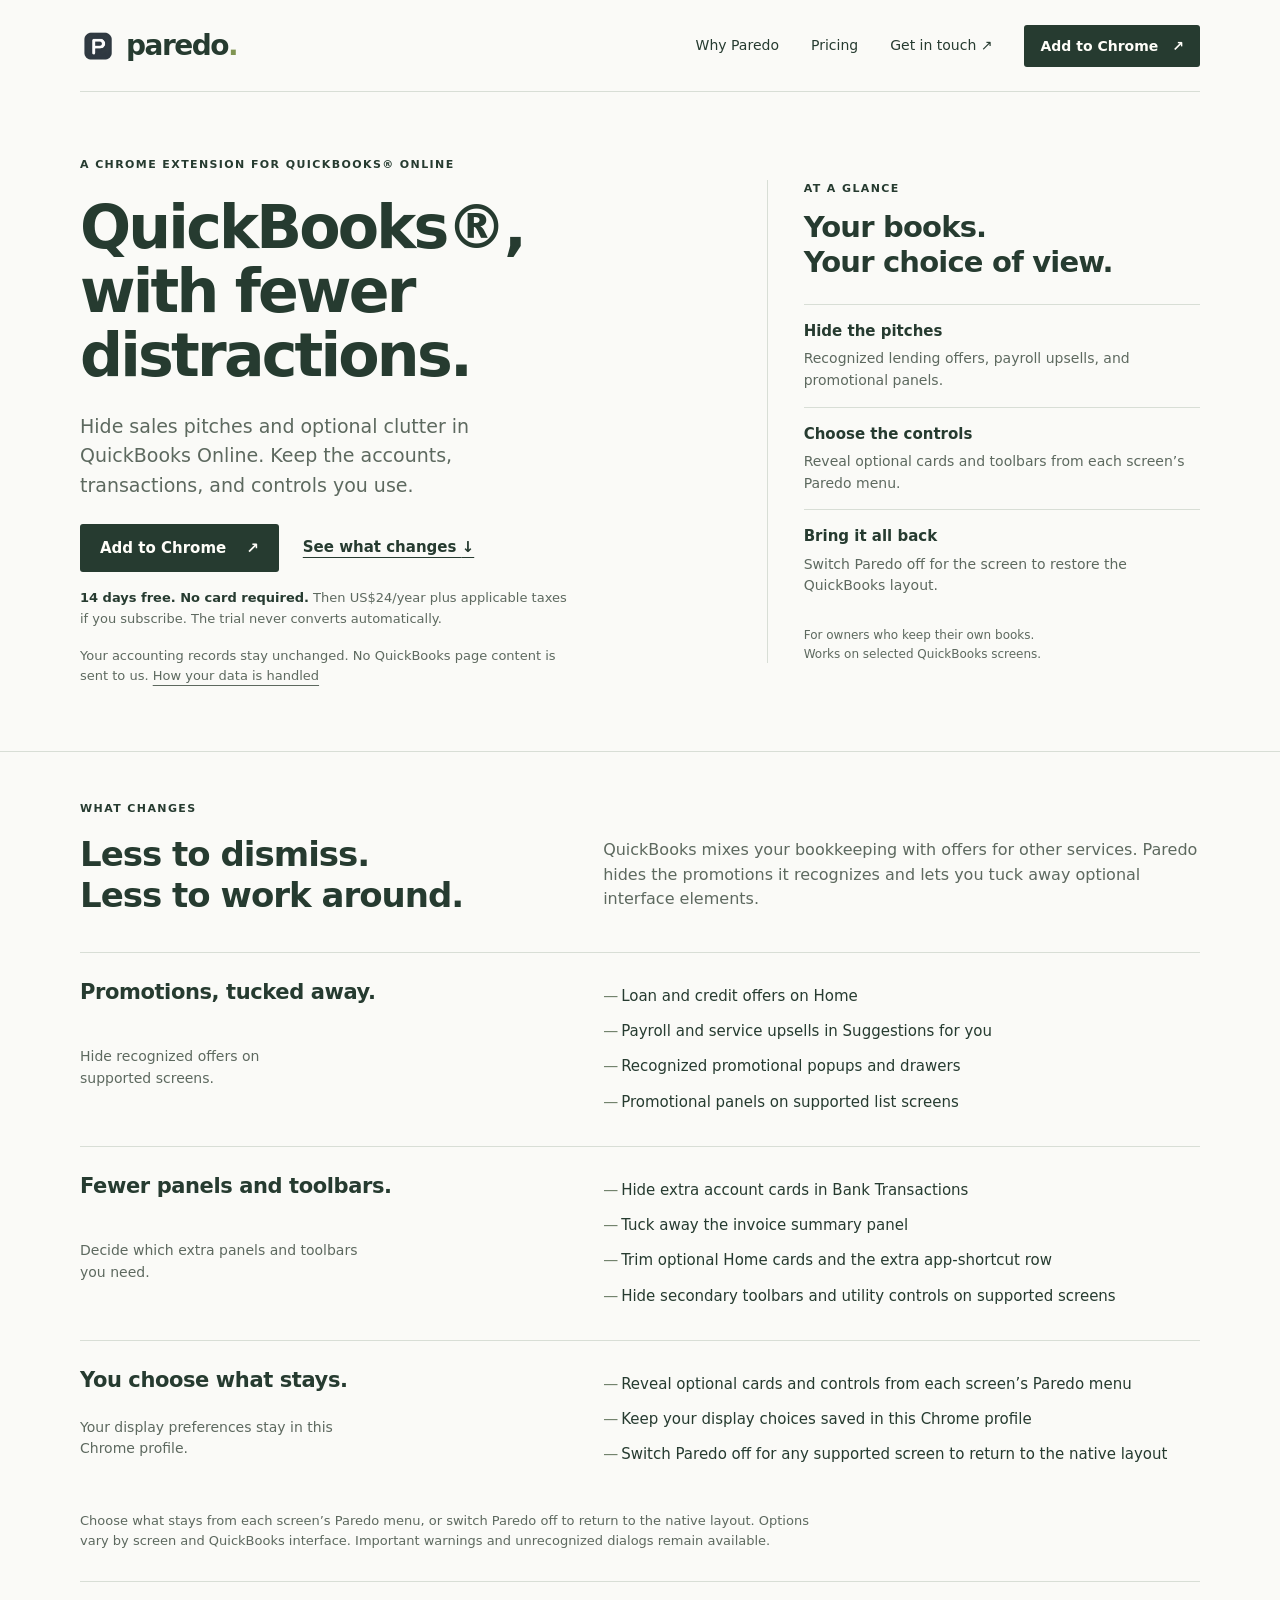
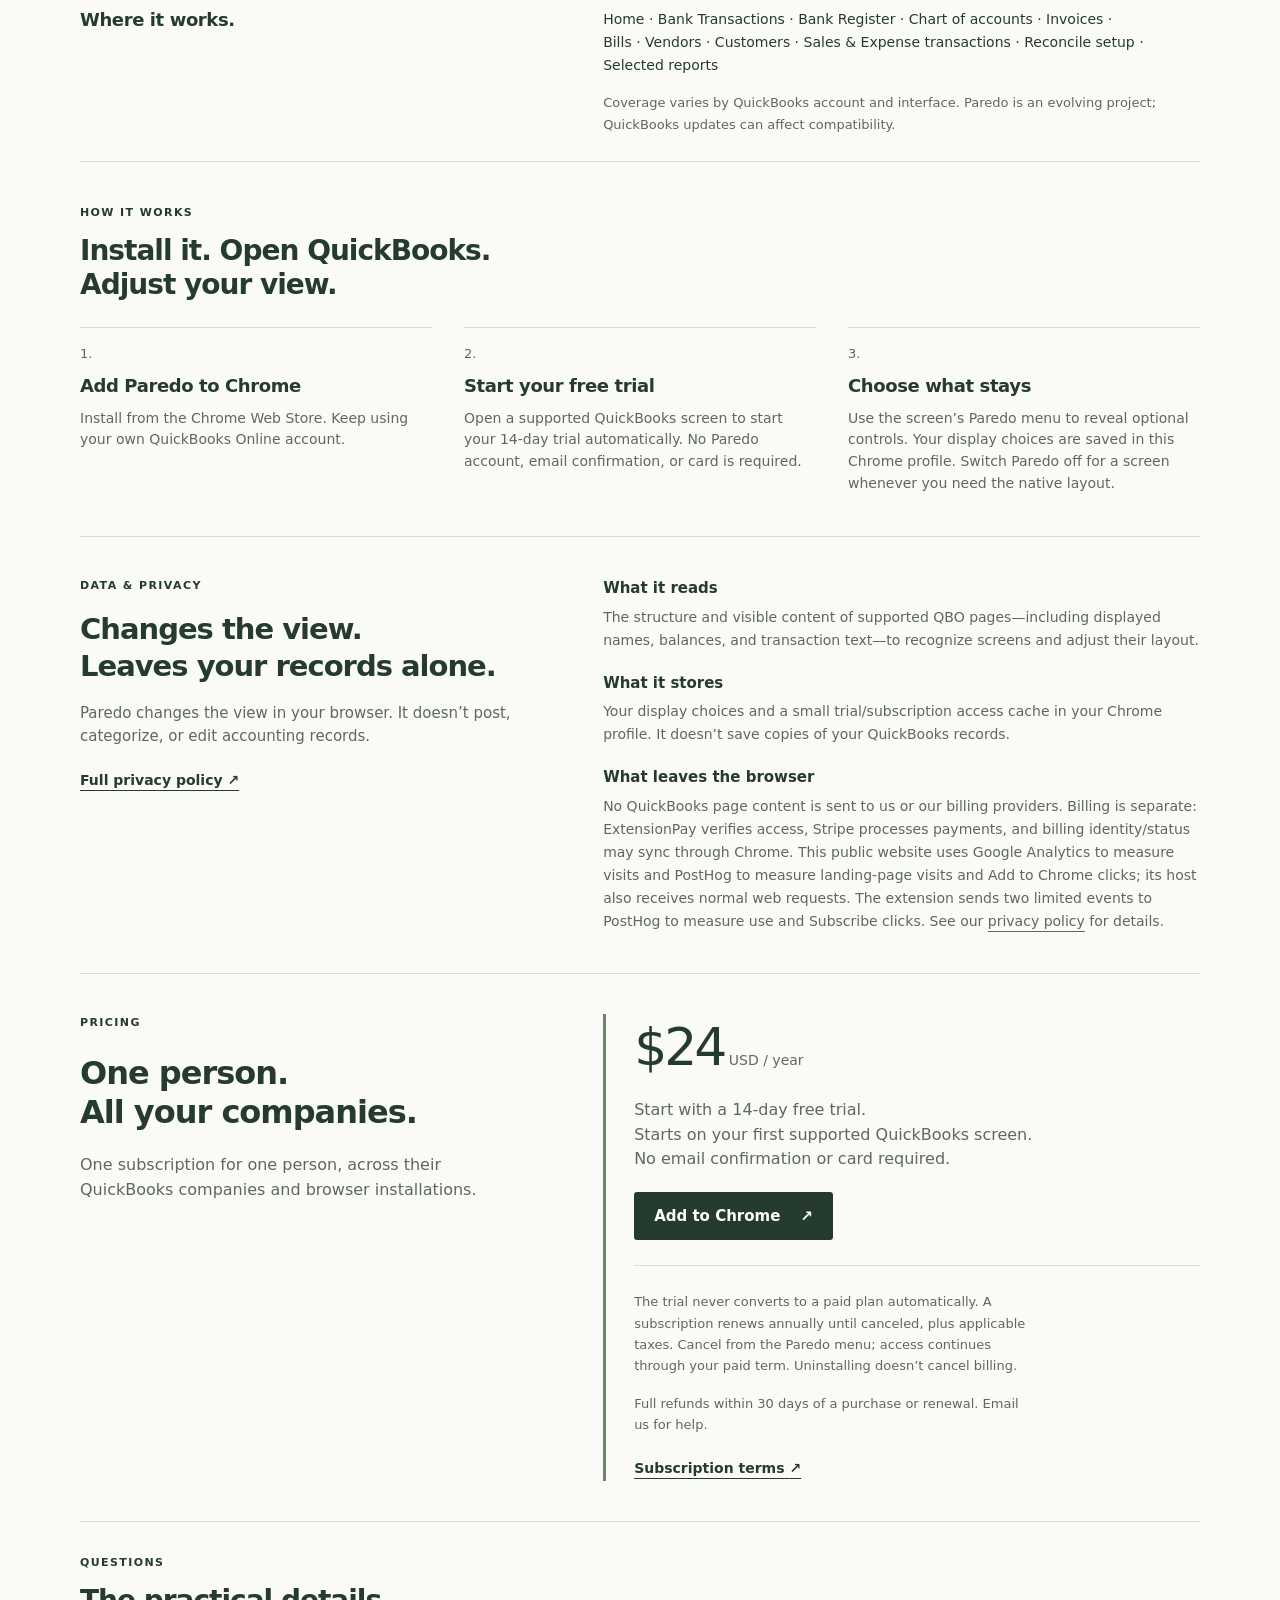
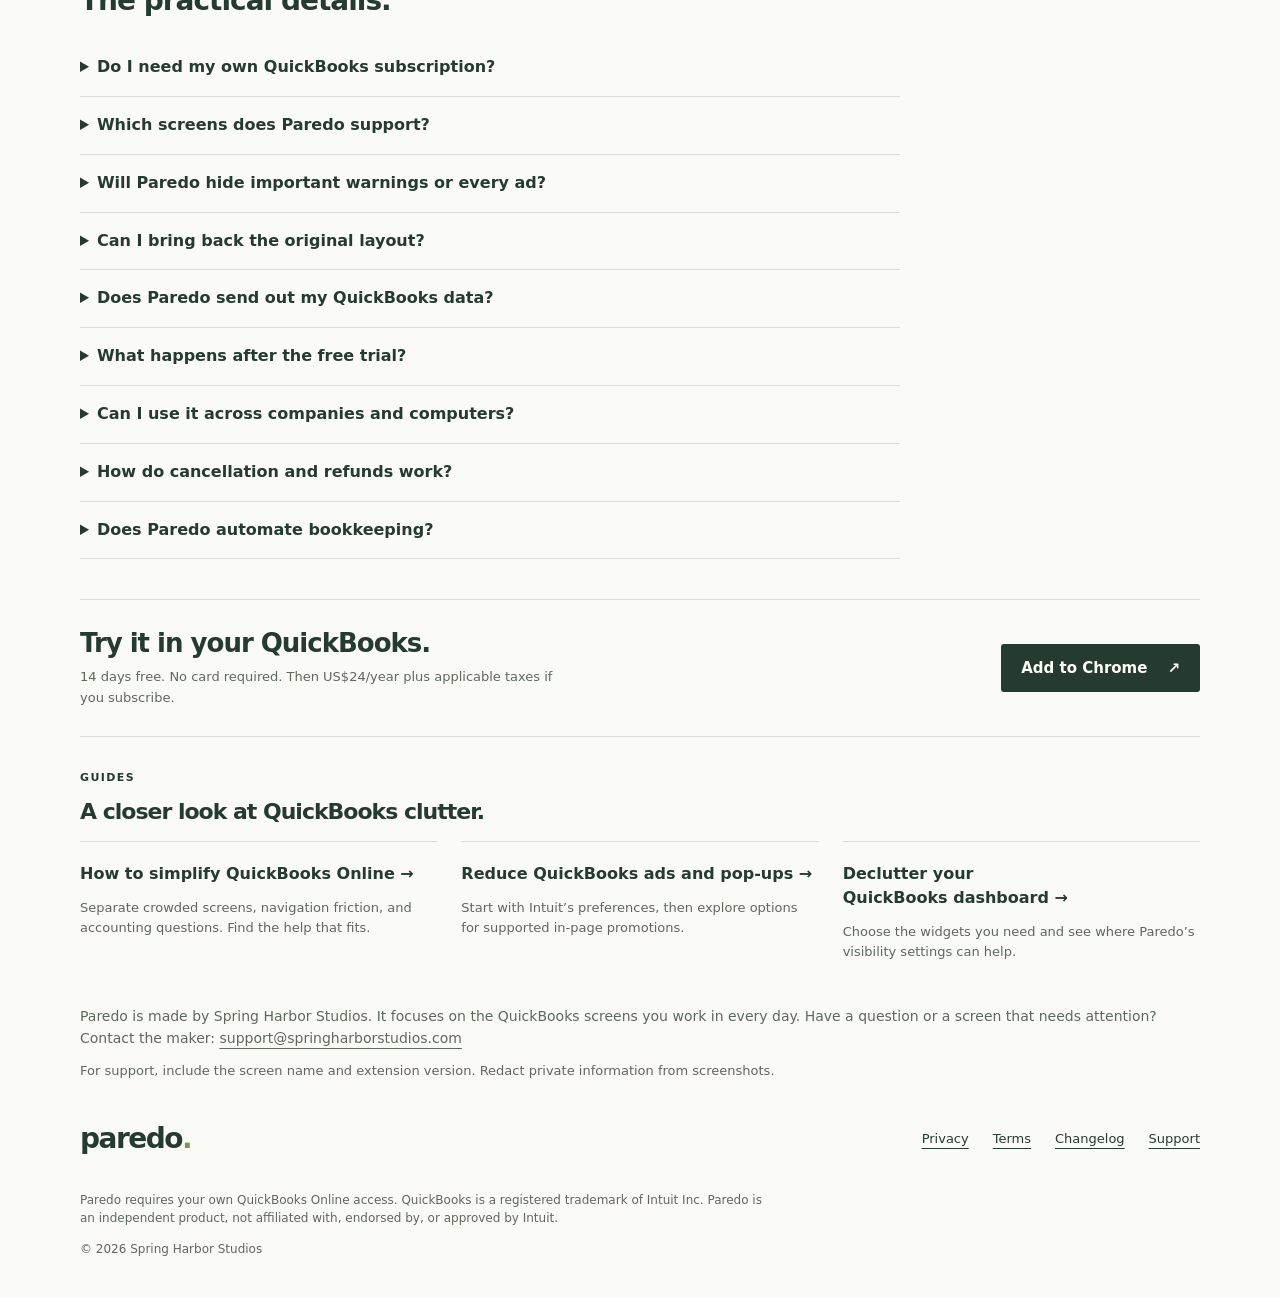
<file: index.html>
<!doctype html>
<html lang="en">
<head>
<!-- Google tag (gtag.js) -->
<script async src="https://www.googletagmanager.com/gtag/js?id=G-GZ1MDJ3MHT"></script>
<script>
  window.dataLayer = window.dataLayer || [];
  function gtag(){dataLayer.push(arguments);}
  gtag('js', new Date());

  gtag('config', 'G-GZ1MDJ3MHT');
</script>

<script defer src="assets/posthog.js"></script>

<meta charset="utf-8">
<meta name="viewport" content="width=device-width, initial-scale=1">
<meta name="description" content="Paredo reduces clutter, hides supported promotions, and lets you personalize selected QuickBooks Online screens.">
<meta name="theme-color" content="#f5f4ee">
<meta property="og:type" content="website">
<meta property="og:site_name" content="Paredo">
<meta property="og:title" content="Paredo — Less noise. More room for your bookkeeping.">
<meta property="og:description" content="A calmer QuickBooks Online workspace for owners who keep their own books. Try Paredo for 14 days, no card required.">
<meta property="og:url" content="https://getparedo.app/">
<meta property="og:image" content="https://getparedo.app/assets/paredo-home.png">
<meta property="og:image:width" content="1280">
<meta property="og:image:height" content="800">
<meta property="og:image:alt" content="QuickBooks Online Home with Paredo enabled. Illustrative data.">
<meta name="twitter:card" content="summary_large_image">
<meta name="twitter:title" content="Paredo — A calmer QuickBooks workspace">
<meta name="twitter:description" content="Less clutter in selected QuickBooks Online screens. 14 days free, no card required.">
<meta name="twitter:image" content="https://getparedo.app/assets/paredo-home.png">
<meta name="twitter:image:alt" content="QuickBooks Online Home with Paredo enabled. Illustrative data.">
<title>Paredo — A calmer QuickBooks workspace</title>
<link rel="icon" href="assets/icon.png">
<link rel="stylesheet" href="style.css">
<link rel="stylesheet" href="articles.css">
<link rel="stylesheet" href="home.css">
<link rel="canonical" href="https://getparedo.app/">
</head>
<body class="homepage">
<a class="skip" href="#main">Skip to content</a>
<header class="wrap header">
<a class="brand" href="./" aria-label="Paredo home"><img src="assets/icon.png" width="36" height="36" alt="">paredo<span class="brand-dot">.</span></a>
<nav aria-label="Main navigation"><a href="#experience">Why Paredo</a><a href="#pricing">Pricing</a><a href="mailto:support@springharborstudios.com">Get in touch <span aria-hidden="true">↗</span></a><a class="button nav-install" data-analytics-location="navigation" href="https://chromewebstore.google.com/detail/paredo-for-quickbooks-onl/edfmgjiomglckbgdeckoifindgncdonn">Add to Chrome <span aria-hidden="true">↗</span></a></nav>
</header>
<main id="main">
<section class="wrap hero">
<div class="hero-copy"><p class="eyebrow">A Chrome extension for QuickBooks® Online</p>
<h1>QuickBooks®,<br>with fewer<br>distractions.</h1>
<p class="audience-line">Hide sales pitches and optional clutter in QuickBooks Online. Keep the accounts, transactions, and controls you use.</p>
<div class="hero-bottom"><a class="button" data-analytics-location="hero" href="https://chromewebstore.google.com/detail/paredo-for-quickbooks-onl/edfmgjiomglckbgdeckoifindgncdonn">Add to Chrome <span aria-hidden="true">↗</span></a><a class="secondary-action" href="#experience">See what changes <span aria-hidden="true">↓</span></a></div>
<p class="hero-offer"><strong>14 days free. No card required.</strong> Then US$24/year plus applicable taxes if you subscribe. The trial never converts automatically.</p>
<p class="hero-assurance">Your accounting records stay unchanged. No QuickBooks page content is sent to us. <a href="#data-title">How your data is handled</a></p></div>
<aside class="hero-summary" aria-label="Paredo at a glance"><p class="eyebrow">At a glance</p><h2>Your books.<br>Your choice of view.</h2><dl><div><dt>Hide the pitches</dt><dd>Recognized lending offers, payroll upsells, and promotional panels.</dd></div><div><dt>Choose the controls</dt><dd>Reveal optional cards and toolbars from each screen’s Paredo menu.</dd></div><div><dt>Bring it all back</dt><dd>Switch Paredo off for the screen to restore the QuickBooks layout.</dd></div></dl><p class="summary-note">For owners who keep their own books.<br>Works on selected QuickBooks screens.</p></aside>
</section>

<section class="experience" id="experience">
<div class="wrap"><div class="familiar-intro"><p class="eyebrow">What changes</p><h2>Less to dismiss.<br>Less to work around.</h2><p>QuickBooks mixes your bookkeeping with offers for other services. Paredo hides the promotions it recognizes and lets you tuck away optional interface elements.</p></div>
<div class="clutter-checklists">
<div><h3>Promotions, tucked away.</h3><p>Hide recognized offers on supported screens.</p><ul>
<li>Loan and credit offers on Home</li>
<li>Payroll and service upsells in Suggestions for you</li>
<li>Recognized promotional popups and drawers</li>
<li>Promotional panels on supported list screens</li>
</ul></div>
<div><h3>Fewer panels and toolbars.</h3><p>Decide which extra panels and toolbars you need.</p><ul>
<li>Hide extra account cards in Bank Transactions</li>
<li>Tuck away the invoice summary panel</li>
<li>Trim optional Home cards and the extra app-shortcut row</li>
<li>Hide secondary toolbars and utility controls on supported screens</li>
</ul></div>
<div><h3>You choose what stays.</h3><p>Your display preferences stay in this Chrome profile.</p><ul>
<li>Reveal optional cards and controls from each screen’s Paredo menu</li>
<li>Keep your display choices saved in this Chrome profile</li>
<li>Switch Paredo off for any supported screen to return to the native layout</li>
</ul></div>
</div>
<p class="checklist-note">Choose what stays from each screen’s Paredo menu, or switch Paredo off to return to the native layout. Options vary by screen and QuickBooks interface. Important warnings and unrecognized dialogs remain available.</p>
<div class="coverage" id="coverage"><h3>Where it works.</h3><div><p>Home · Bank Transactions · Bank Register · Chart of accounts · Invoices · Bills · Vendors · Customers · Sales &amp; Expense transactions · Reconcile setup · Selected reports</p><p class="small">Coverage varies by QuickBooks account and interface. Paredo is an evolving project; QuickBooks updates can affect compatibility.</p></div></div>
</div>
</section>


<section class="wrap setup" aria-labelledby="setup-title">
<p class="eyebrow">How it works</p><h2 id="setup-title">Install it. Open QuickBooks. Adjust your view.</h2>
<ol class="setup-steps">
<li><h3>Add Paredo to Chrome</h3><p>Install from the Chrome Web Store. Keep using your own QuickBooks Online account.</p></li>
<li><h3>Start your free trial</h3><p>Open a supported QuickBooks screen to start your 14-day trial automatically. No Paredo account, email confirmation, or card is required.</p></li>
<li><h3>Choose what stays</h3><p>Use the screen’s Paredo menu to reveal optional controls. Your display choices are saved in this Chrome profile. Switch Paredo off for a screen whenever you need the native layout.</p></li>
</ol></section>
<section class="wrap data-summary" aria-labelledby="data-title"><div class="data-heading"><p class="eyebrow">Data & privacy</p><h2 id="data-title">Changes the view.<br>Leaves your records alone.</h2><p class="data-intro">Paredo changes the view in your browser. It doesn’t post, categorize, or edit accounting records.</p><a class="text-link" href="privacy/">Full privacy policy ↗</a></div><dl><div><dt>What it reads</dt><dd>The structure and visible content of supported QBO pages—including displayed names, balances, and transaction text—to recognize screens and adjust their layout.</dd></div><div><dt>What it stores</dt><dd>Your display choices and a small trial/subscription access cache in your Chrome profile. It doesn’t save copies of your QuickBooks records.</dd></div><div><dt>What leaves the browser</dt><dd>No QuickBooks page content is sent to us or our billing providers. Billing is separate: ExtensionPay verifies access, Stripe processes payments, and billing identity/status may sync through Chrome. This public website uses Google Analytics to measure visits and PostHog to measure landing-page visits and Add to Chrome clicks; its host also receives normal web requests. The extension sends two limited events to PostHog to measure use and Subscribe clicks. See our <a href="privacy/">privacy policy</a> for details.</dd></div></dl></section>
<section class="wrap pricing" id="pricing"><div><p class="eyebrow">Pricing</p><h2>One person.<br>All your companies.</h2><p>One subscription for one person, across their QuickBooks companies and browser installations.</p></div><div class="price-box"><p class="price">$24<span> USD / year</span></p><p>Start with a 14-day free trial.<br>Starts on your first supported QuickBooks screen. No email confirmation or card required.</p><a class="button" data-analytics-location="pricing" href="https://chromewebstore.google.com/detail/paredo-for-quickbooks-onl/edfmgjiomglckbgdeckoifindgncdonn">Add to Chrome <span aria-hidden="true">↗</span></a><hr><p class="small">The trial never converts to a paid plan automatically. A subscription renews annually until canceled, plus applicable taxes. Cancel from the Paredo menu; access continues through your paid term. Uninstalling doesn’t cancel billing.</p><p class="small">Full refunds within 30 days of a purchase or renewal. Email us for help.</p><a class="text-link" href="terms/">Subscription terms <span aria-hidden="true">↗</span></a></div></section>
<section class="wrap faq" aria-labelledby="faq-title"><p class="eyebrow">Questions</p><h2 id="faq-title">The practical details.</h2><div class="faq-list"><details><summary>Do I need my own QuickBooks subscription?</summary><p>Yes. Paredo is a Chrome extension for selected QuickBooks Online screens. It requires your own QuickBooks Online access and does not replace QuickBooks.</p></details><details><summary>Which screens does Paredo support?</summary><p>Home, Bank Transactions, Bank Register, Chart of accounts, Invoices, Bills, Vendors, Customers, Sales and Expense transactions, Reconcile setup, and selected reports. Coverage varies by account and interface. QuickBooks updates can affect compatibility.</p></details><details><summary>Will Paredo hide important warnings or every ad?</summary><p>Paredo targets recognized promotional popups, ads, and upsells on supported screens. Important warnings and unrecognized dialogs remain available. It does not promise to remove every promotion.</p></details><details><summary>Can I bring back the original layout?</summary><p>Yes. Switch Paredo off for the screen from its menu to return to the native layout. You can also reveal supported optional controls individually. If a screen looks wrong, turn Paredo off and contact support.</p></details><details><summary>Does Paredo send out my QuickBooks data?</summary><p>No QuickBooks page content is sent to Spring Harbor Studios or our billing providers. Paredo reads visible page content locally to adjust the display. Trial and payment information are handled separately, as explained above and in the <a href="privacy/">privacy policy</a>.</p></details><details><summary>What happens after the free trial?</summary><p>Your trial starts when you first open a supported QuickBooks screen and lasts 14 days. It never converts automatically. Subscribe if you want to continue using Paredo. Without active access, QuickBooks remains usable in its native layout.</p></details><details><summary>Can I use it across companies and computers?</summary><p>One subscription covers one person across their QuickBooks companies and browser installations. Use Restore paid access with your purchase email on another installation. Display preferences stay local to each Chrome profile.</p></details><details><summary>How do cancellation and refunds work?</summary><p>A paid subscription renews annually until canceled. Use Manage subscription in the Paredo menu to stop renewal; access continues through your paid term. Uninstalling does not cancel billing. Full refunds are available within 30 days of purchase or renewal. <a href="support/">Contact support</a> for help.</p></details><details><summary>Does Paredo automate bookkeeping?</summary><p>Paredo focuses on the view around your bookkeeping. It does not automate accounting decisions, repair bank connections, or provide batch transaction tools.</p></details></div></section>

<section class="wrap final-install" aria-labelledby="install-title"><div><h2 id="install-title">Try it in your QuickBooks.</h2><p>14 days free. No card required. Then US$24/year plus applicable taxes if you subscribe.</p></div><a class="button" data-analytics-location="final" href="https://chromewebstore.google.com/detail/paredo-for-quickbooks-onl/edfmgjiomglckbgdeckoifindgncdonn">Add to Chrome <span aria-hidden="true">↗</span></a></section>
<section class="wrap reading" aria-labelledby="reading-title"><p class="eyebrow">Guides</p><h2 id="reading-title">A closer look at QuickBooks clutter.</h2><div class="reading-links"><a href="quickbooks-online-too-complicated/"><h3>How to simplify QuickBooks Online →</h3><p>Separate crowded screens, navigation friction, and accounting questions. Find the help that fits.</p></a><a href="hide-quickbooks-online-ads/"><h3>Reduce QuickBooks ads and pop-ups →</h3><p>Start with Intuit’s preferences, then explore options for supported in-page promotions.</p></a><a href="declutter-quickbooks-online-dashboard/"><h3>Declutter your QuickBooks dashboard →</h3><p>Choose the widgets you need and see where Paredo’s visibility settings can help.</p></a></div></section>
<section class="wrap support-note" aria-label="Help from the maker"><p>Paredo is made by Spring Harbor Studios. It focuses on the QuickBooks screens you work in every day. Have a question or a screen that needs attention? Contact the maker: <a href="mailto:support@springharborstudios.com">support@springharborstudios.com</a></p><p class="small">For support, include the screen name and extension version. Redact private information from screenshots.</p></section>
</main>
<footer class="wrap"><div class="footer-top"><a class="brand" href="./">paredo<span class="brand-dot">.</span></a><div><a href="privacy/">Privacy</a><a href="terms/">Terms</a><a href="changelog/">Changelog</a><a href="support/">Support</a></div></div><p>Paredo requires your own QuickBooks Online access. QuickBooks is a registered trademark of Intuit Inc. Paredo is an independent product, not affiliated with, endorsed by, or approved by Intuit.</p><p>© 2026 Spring Harbor Studios</p></footer>
</body>
</html>
</file>
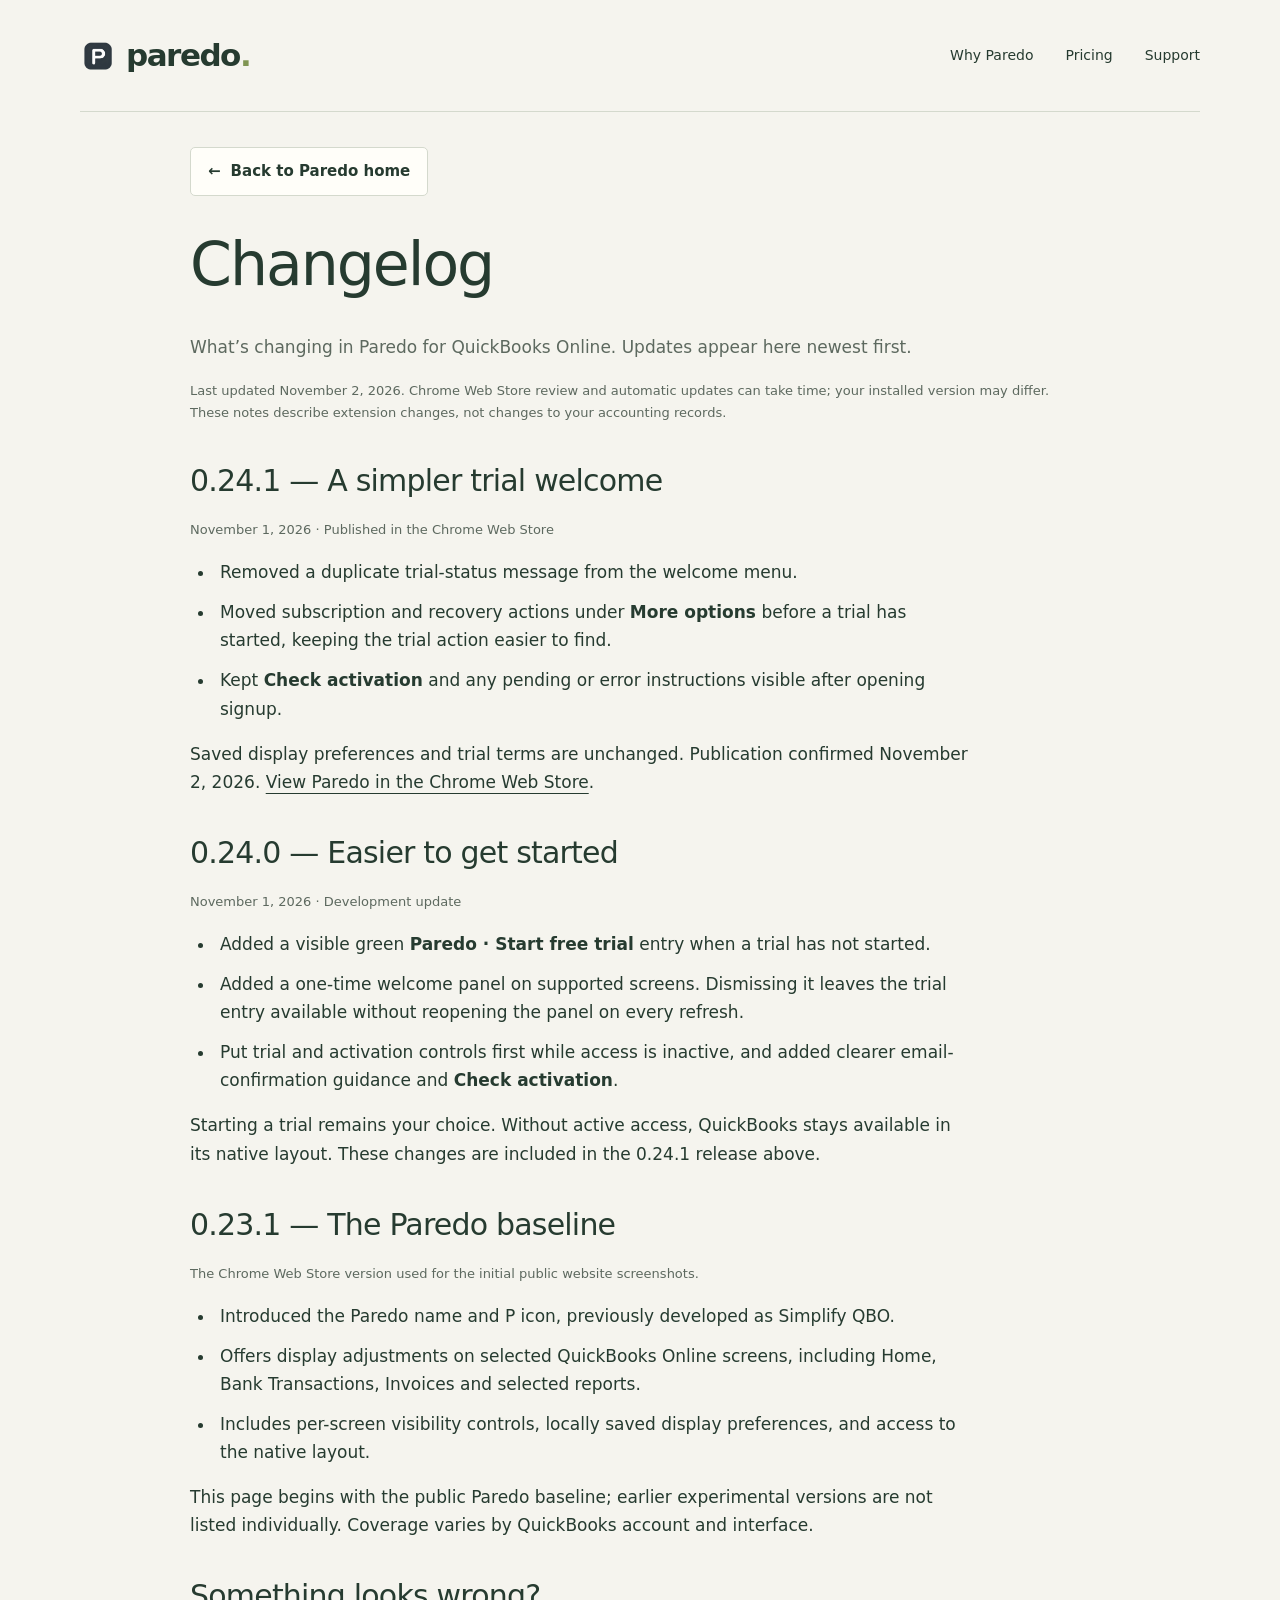
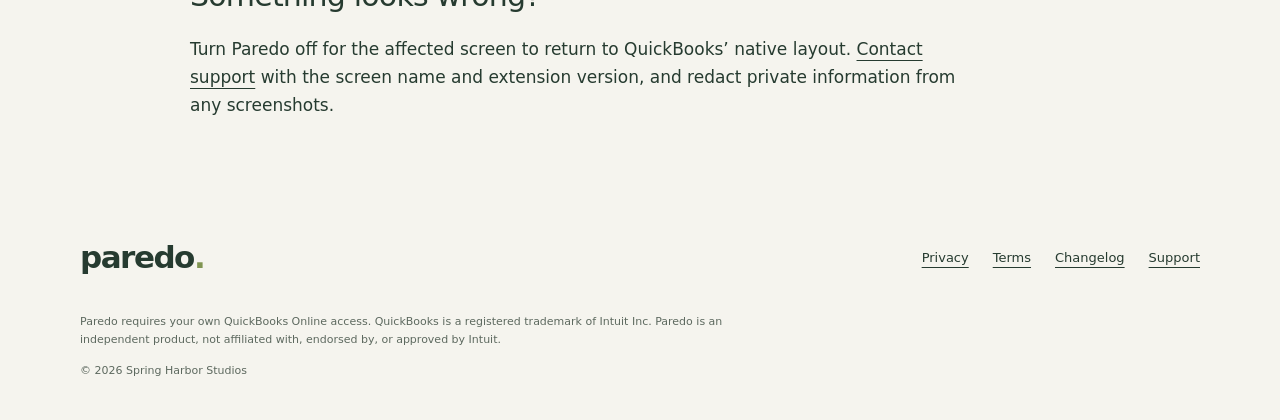
<file: changelog/index.html>
<!doctype html>
<html lang="en"><head>
<!-- Google tag (gtag.js) -->
<script async src="https://www.googletagmanager.com/gtag/js?id=G-GZ1MDJ3MHT"></script>
<script>
  window.dataLayer = window.dataLayer || [];
  function gtag(){dataLayer.push(arguments);}
  gtag('js', new Date());

  gtag('config', 'G-GZ1MDJ3MHT');
</script>
<meta charset="utf-8"><meta name="viewport" content="width=device-width, initial-scale=1"><title>Changelog | Paredo</title><meta name="description" content="Recent Paredo extension updates, improvements, and Chrome Web Store review status."><link rel="canonical" href="https://getparedo.app/changelog/"><link rel="icon" href="../assets/icon.png"><link rel="stylesheet" href="../style.css"><link rel="stylesheet" href="../articles.css"></head><body><a class="skip" href="#main">Skip to content</a><header class="wrap header"><a class="brand" href="../" aria-label="Paredo home"><img src="../assets/icon.png" width="36" height="36" alt="">paredo<span class="brand-dot">.</span></a><nav aria-label="Main navigation"><a href="../#experience">Why Paredo</a><a href="../#pricing">Pricing</a><a href="../support/">Support</a></nav></header><main id="main" class="wrap article policy">
<a class="home-return" href="../"><span aria-hidden="true">←</span> Back to Paredo home</a>
<h1>Changelog</h1>
<p>What’s changing in Paredo for QuickBooks Online. Updates appear here newest first.</p>
<p class="small">Last updated November 2, 2026. Chrome Web Store review and automatic updates can take time; your installed version may differ. These notes describe extension changes, not changes to your accounting records.</p>
<section aria-labelledby="v0241">
<h2 id="v0241">0.24.1 — A simpler trial welcome</h2>
<p class="small"><time datetime="2026-11-01">November 1, 2026</time> · Published in the Chrome Web Store</p>
<ul class="article-list">
<li>Removed a duplicate trial-status message from the welcome menu.</li>
<li>Moved subscription and recovery actions under <strong>More options</strong> before a trial has started, keeping the trial action easier to find.</li>
<li>Kept <strong>Check activation</strong> and any pending or error instructions visible after opening signup.</li>
</ul>
<p>Saved display preferences and trial terms are unchanged. Publication confirmed November 2, 2026. <a href="https://chromewebstore.google.com/detail/paredo-for-quickbooks-onl/edfmgjiomglckbgdeckoifindgncdonn">View Paredo in the Chrome Web Store</a>.</p>
</section>
<section aria-labelledby="v0240">
<h2 id="v0240">0.24.0 — Easier to get started</h2>
<p class="small"><time datetime="2026-11-01">November 1, 2026</time> · Development update</p>
<ul class="article-list">
<li>Added a visible green <strong>Paredo · Start free trial</strong> entry when a trial has not started.</li>
<li>Added a one-time welcome panel on supported screens. Dismissing it leaves the trial entry available without reopening the panel on every refresh.</li>
<li>Put trial and activation controls first while access is inactive, and added clearer email-confirmation guidance and <strong>Check activation</strong>.</li>
</ul>
<p>Starting a trial remains your choice. Without active access, QuickBooks stays available in its native layout. These changes are included in the 0.24.1 release above.</p>
</section>
<section aria-labelledby="v0231">
<h2 id="v0231">0.23.1 — The Paredo baseline</h2>
<p class="small">The Chrome Web Store version used for the initial public website screenshots.</p>
<ul class="article-list">
<li>Introduced the Paredo name and P icon, previously developed as Simplify QBO.</li>
<li>Offers display adjustments on selected QuickBooks Online screens, including Home, Bank Transactions, Invoices and selected reports.</li>
<li>Includes per-screen visibility controls, locally saved display preferences, and access to the native layout.</li>
</ul>
<p>This page begins with the public Paredo baseline; earlier experimental versions are not listed individually. Coverage varies by QuickBooks account and interface.</p>
</section>
<section aria-labelledby="help"><h2 id="help">Something looks wrong?</h2><p>Turn Paredo off for the affected screen to return to QuickBooks’ native layout. <a href="../support/">Contact support</a> with the screen name and extension version, and redact private information from any screenshots.</p></section>
</main><footer class="wrap"><div class="footer-top"><a class="brand" href="../">paredo<span class="brand-dot">.</span></a><div><a href="../privacy/">Privacy</a><a href="../terms/">Terms</a><a href="../changelog/">Changelog</a><a href="../support/">Support</a></div></div><p>Paredo requires your own QuickBooks Online access. QuickBooks is a registered trademark of Intuit Inc. Paredo is an independent product, not affiliated with, endorsed by, or approved by Intuit.</p><p>© 2026 Spring Harbor Studios</p></footer>
</body></html>
</file>
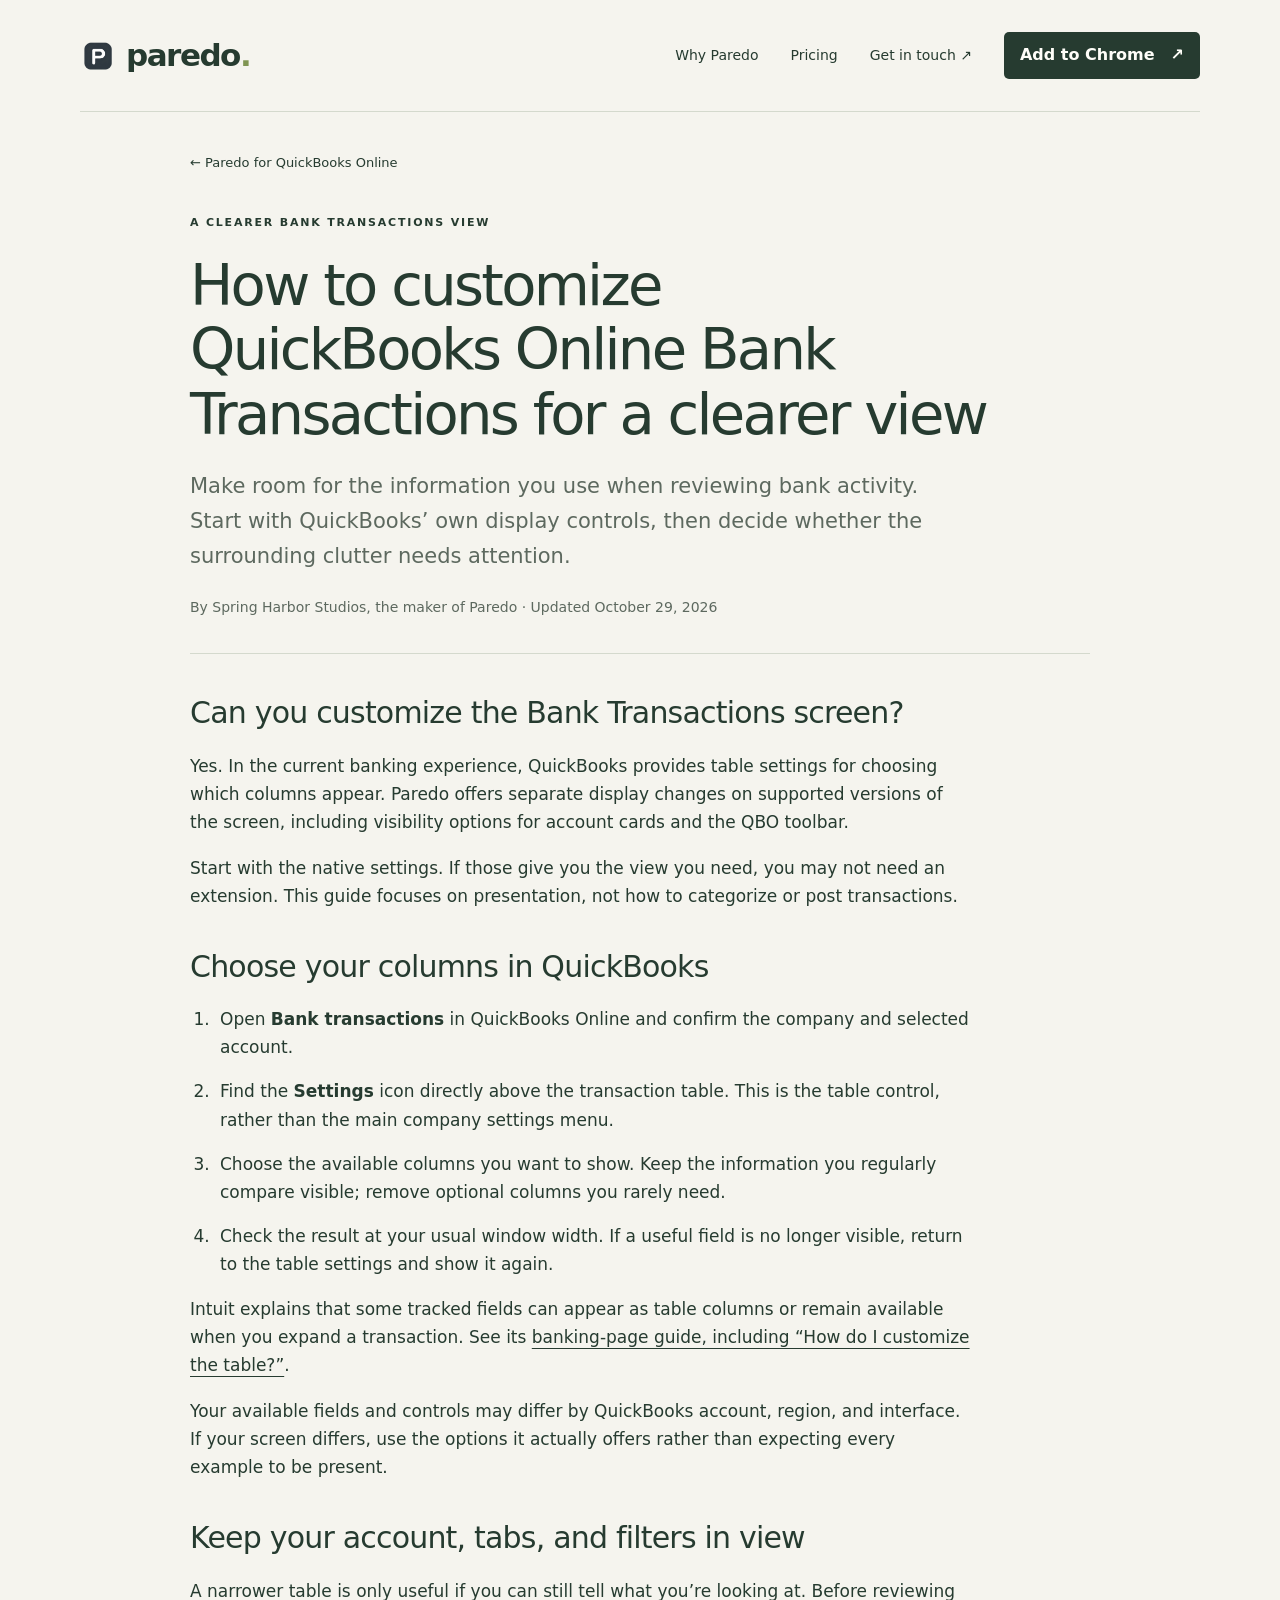
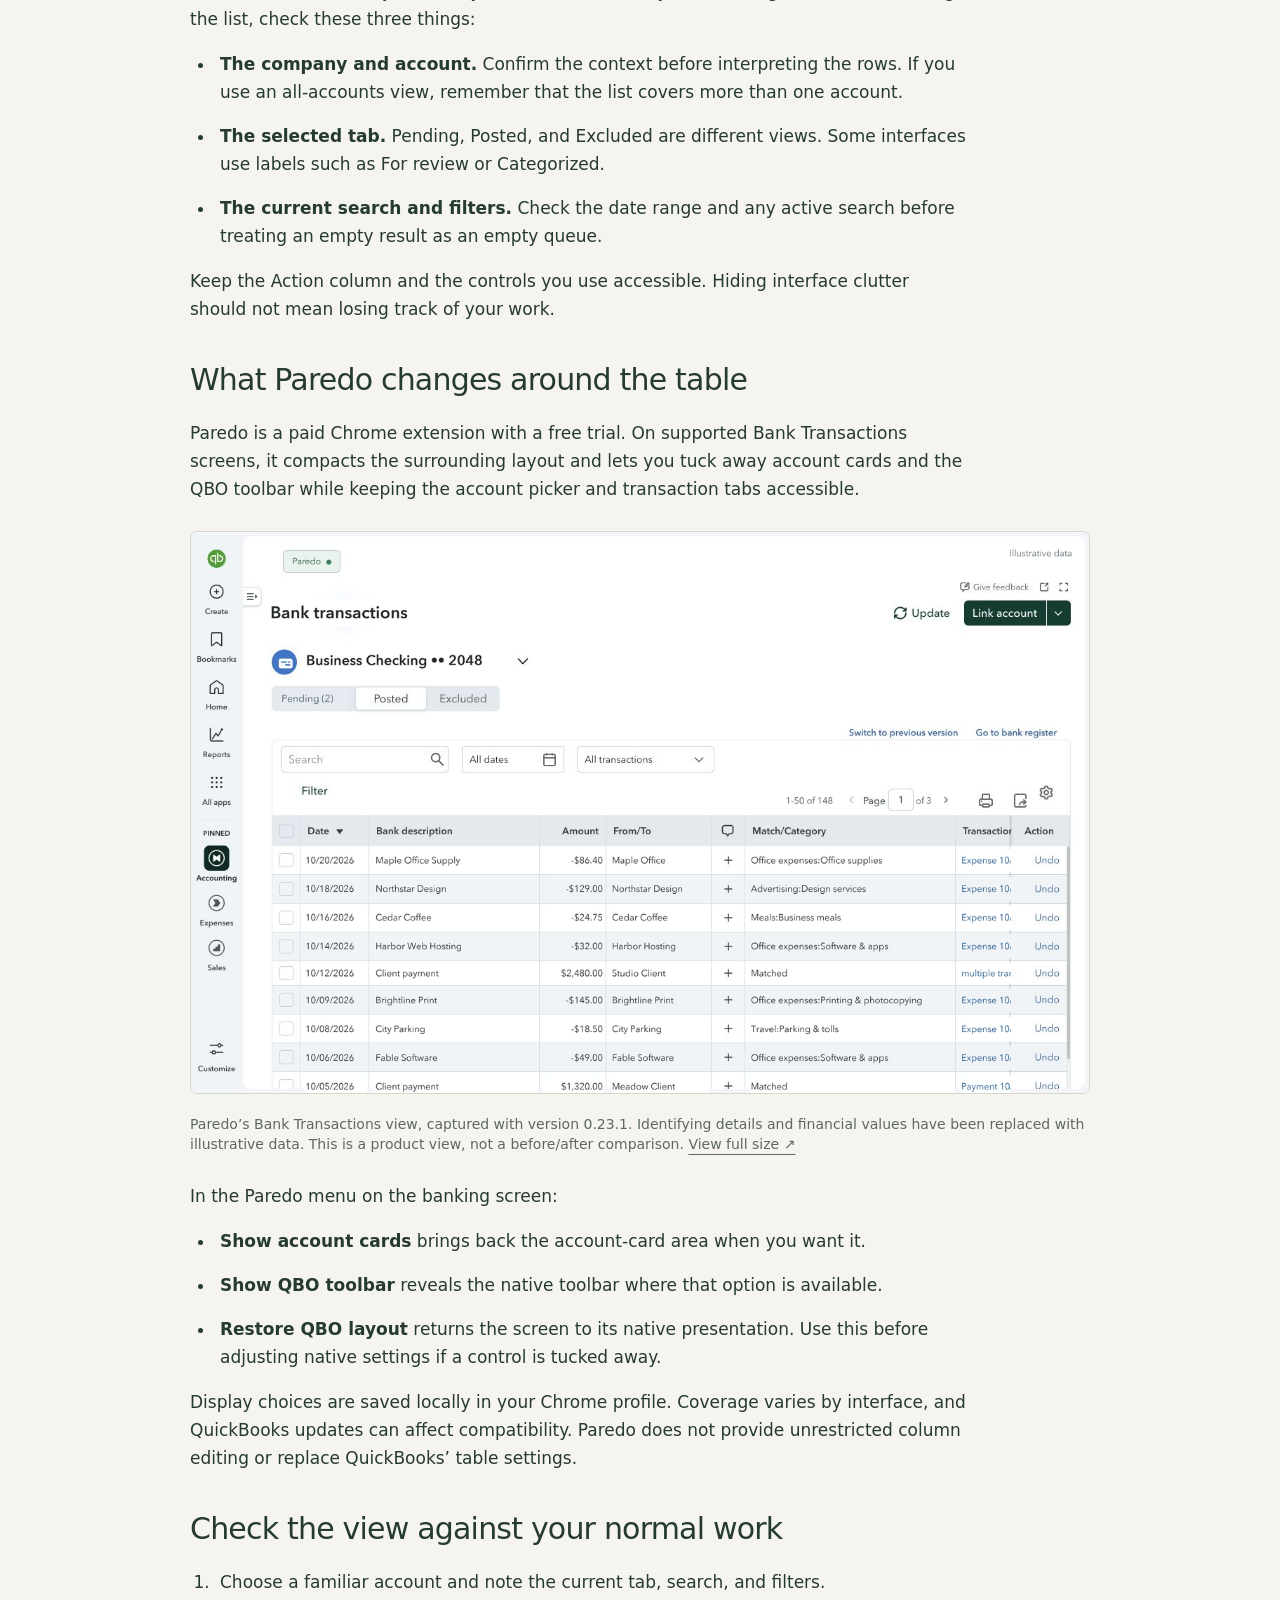
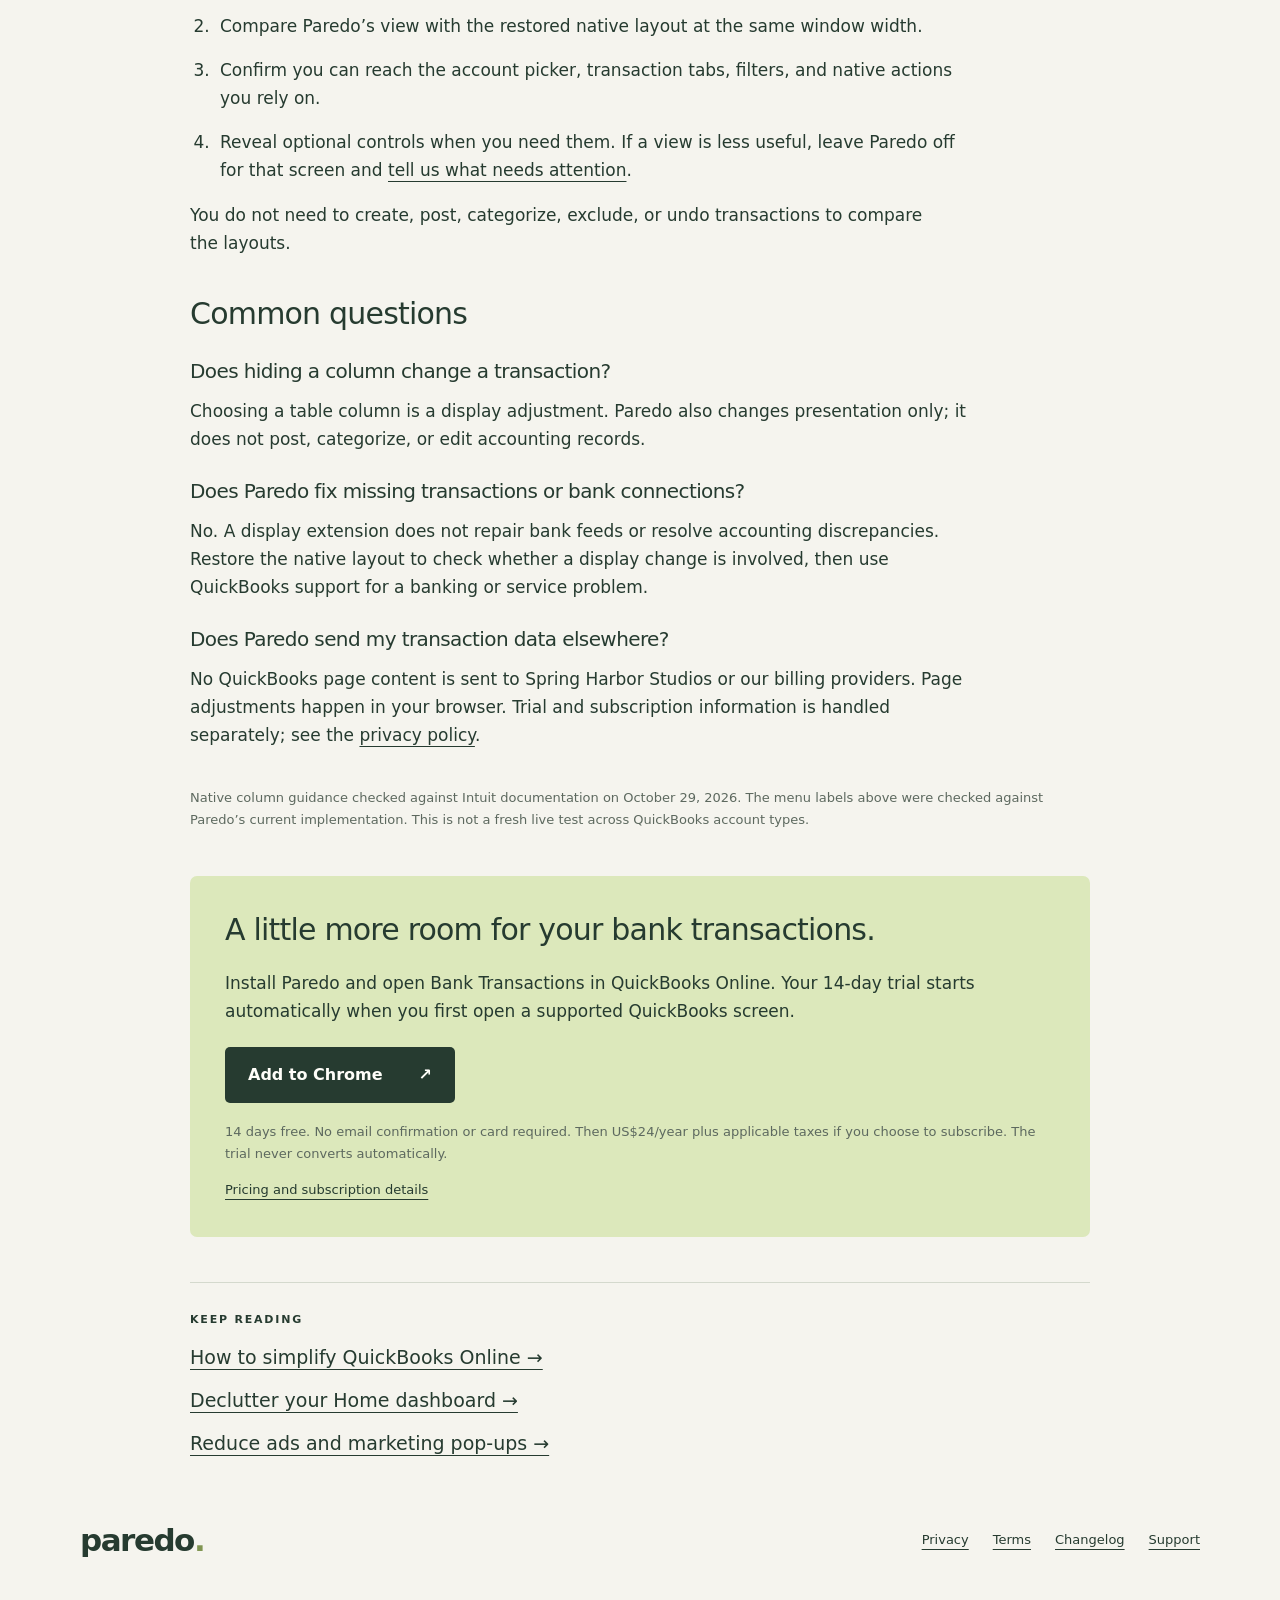
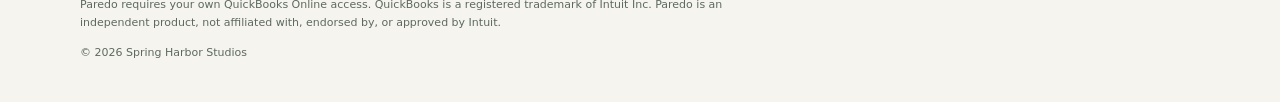
<file: customize-quickbooks-bank-transactions/index.html>
<!doctype html>
<html lang="en">
<head>
<!-- Google tag (gtag.js) -->
<script async src="https://www.googletagmanager.com/gtag/js?id=G-GZ1MDJ3MHT"></script>
<script>
  window.dataLayer = window.dataLayer || [];
  function gtag(){dataLayer.push(arguments);}
  gtag('js', new Date());

  gtag('config', 'G-GZ1MDJ3MHT');
</script>

<meta charset="utf-8">
<meta name="viewport" content="width=device-width, initial-scale=1">
<title>Customize QuickBooks Online Bank Transactions | Paredo</title>
<meta name="description" content="Customize your QuickBooks Online Bank Transactions view: choose native table columns, check filters, and see how Paredo reduces supported visual clutter.">
<meta name="theme-color" content="#f5f4ee">
<link rel="canonical" href="https://getparedo.app/customize-quickbooks-bank-transactions/">
<meta property="og:type" content="article">
<meta property="og:title" content="How to customize QuickBooks Online Bank Transactions for a clearer view">
<meta property="og:description" content="Customize your QuickBooks Online Bank Transactions view: choose native table columns, check filters, and see how Paredo reduces supported visual clutter.">
<meta property="og:url" content="https://getparedo.app/customize-quickbooks-bank-transactions/">
<meta property="og:image" content="https://getparedo.app/assets/paredo-banking.png">
<meta property="og:image:width" content="1280">
<meta property="og:image:height" content="800">
<meta property="og:image:alt" content="QuickBooks Online Bank Transactions with Paredo enabled. Illustrative data.">
<meta name="twitter:card" content="summary_large_image">
<meta name="twitter:title" content="Customize QuickBooks Online Bank Transactions | Paredo">
<meta name="twitter:description" content="Start with native table settings, then see where Paredo can reduce visual clutter.">
<meta name="twitter:image" content="https://getparedo.app/assets/paredo-banking.png">
<meta name="twitter:image:alt" content="QuickBooks Online Bank Transactions with Paredo enabled. Illustrative data.">
<link rel="icon" href="../assets/icon.png">
<link rel="stylesheet" href="../style.css">
<link rel="stylesheet" href="../articles.css">
</head>
<body class="banking-guide">
<a class="skip" href="#main">Skip to content</a>
<header class="wrap header">
<a class="brand" href="../" aria-label="Paredo home"><img src="../assets/icon.png" width="36" height="36" alt="">paredo<span class="brand-dot">.</span></a>
<nav aria-label="Main navigation"><a href="../#experience">Why Paredo</a><a href="../#pricing">Pricing</a><a href="mailto:support@springharborstudios.com">Get in touch <span aria-hidden="true">↗</span></a><a class="button nav-install" href="https://chromewebstore.google.com/detail/paredo-for-quickbooks-onl/edfmgjiomglckbgdeckoifindgncdonn">Add to Chrome <span aria-hidden="true">↗</span></a></nav>
</header>
<main id="main" class="wrap article">
<article>
<header class="article-header"><a class="back-link" href="../">← Paredo for QuickBooks Online</a><p class="eyebrow">A clearer bank transactions view</p><h1>How to customize QuickBooks Online Bank Transactions for a clearer view</h1><p class="article-lead">Make room for the information you use when reviewing bank activity. Start with QuickBooks’ own display controls, then decide whether the surrounding clutter needs attention.</p><p class="article-byline">By Spring Harbor Studios, the maker of Paredo · Updated October 29, 2026</p></header>
<section aria-labelledby="quick-answer"><h2 id="quick-answer">Can you customize the Bank Transactions screen?</h2><p>Yes. In the current banking experience, QuickBooks provides table settings for choosing which columns appear. Paredo offers separate display changes on supported versions of the screen, including visibility options for account cards and the QBO toolbar.</p><p>Start with the native settings. If those give you the view you need, you may not need an extension. This guide focuses on presentation, not how to categorize or post transactions.</p></section>
<section aria-labelledby="native-columns"><h2 id="native-columns">Choose your columns in QuickBooks</h2><ol class="article-list"><li>Open <strong>Bank transactions</strong> in QuickBooks Online and confirm the company and selected account.</li><li>Find the <strong>Settings</strong> icon directly above the transaction table. This is the table control, rather than the main company settings menu.</li><li>Choose the available columns you want to show. Keep the information you regularly compare visible; remove optional columns you rarely need.</li><li>Check the result at your usual window width. If a useful field is no longer visible, return to the table settings and show it again.</li></ol><p>Intuit explains that some tracked fields can appear as table columns or remain available when you expand a transaction. See its <a href="https://quickbooks.intuit.com/learn-support/en-us/help-article/matching-rules/learn-updates-new-ai-powered-banking-page/L0hR7A9Zf_US_en_US">banking-page guide, including “How do I customize the table?”</a>.</p><p>Your available fields and controls may differ by QuickBooks account, region, and interface. If your screen differs, use the options it actually offers rather than expecting every example to be present.</p></section>
<section aria-labelledby="keep-context"><h2 id="keep-context">Keep your account, tabs, and filters in view</h2><p>A narrower table is only useful if you can still tell what you’re looking at. Before reviewing the list, check these three things:</p><ul class="article-list"><li><strong>The company and account.</strong> Confirm the context before interpreting the rows. If you use an all-accounts view, remember that the list covers more than one account.</li><li><strong>The selected tab.</strong> Pending, Posted, and Excluded are different views. Some interfaces use labels such as For review or Categorized.</li><li><strong>The current search and filters.</strong> Check the date range and any active search before treating an empty result as an empty queue.</li></ul><p>Keep the Action column and the controls you use accessible. Hiding interface clutter should not mean losing track of your work.</p></section>
<section aria-labelledby="paredo-view"><h2 id="paredo-view">What Paredo changes around the table</h2><p>Paredo is a paid Chrome extension with a free trial. On supported Bank Transactions screens, it compacts the surrounding layout and lets you tuck away account cards and the QBO toolbar while keeping the account picker and transaction tabs accessible.</p><figure class="guide-image"><a href="../assets/paredo-banking.png" aria-label="Open full-size Paredo Bank Transactions screenshot"><img src="../assets/paredo-banking.png" width="1280" height="800" alt="QuickBooks Online Bank Transactions with Paredo enabled, showing the account picker, Pending, Posted, and Excluded tabs, filters, and the Posted transaction table. Illustrative data." loading="lazy"></a><figcaption>Paredo’s Bank Transactions view, captured with version 0.23.1. Identifying details and financial values have been replaced with illustrative data. This is a product view, not a before/after comparison. <a href="../assets/paredo-banking.png">View full size ↗</a></figcaption></figure><p>In the Paredo menu on the banking screen:</p><ul class="article-list"><li><strong>Show account cards</strong> brings back the account-card area when you want it.</li><li><strong>Show QBO toolbar</strong> reveals the native toolbar where that option is available.</li><li><strong>Restore QBO layout</strong> returns the screen to its native presentation. Use this before adjusting native settings if a control is tucked away.</li></ul><p>Display choices are saved locally in your Chrome profile. Coverage varies by interface, and QuickBooks updates can affect compatibility. Paredo does not provide unrestricted column editing or replace QuickBooks’ table settings.</p></section>
<section aria-labelledby="check-layout"><h2 id="check-layout">Check the view against your normal work</h2><ol class="article-list"><li>Choose a familiar account and note the current tab, search, and filters.</li><li>Compare Paredo’s view with the restored native layout at the same window width.</li><li>Confirm you can reach the account picker, transaction tabs, filters, and native actions you rely on.</li><li>Reveal optional controls when you need them. If a view is less useful, leave Paredo off for that screen and <a href="../support/">tell us what needs attention</a>.</li></ol><p>You do not need to create, post, categorize, exclude, or undo transactions to compare the layouts.</p></section>
<section aria-labelledby="questions"><h2 id="questions">Common questions</h2><h3>Does hiding a column change a transaction?</h3><p>Choosing a table column is a display adjustment. Paredo also changes presentation only; it does not post, categorize, or edit accounting records.</p><h3>Does Paredo fix missing transactions or bank connections?</h3><p>No. A display extension does not repair bank feeds or resolve accounting discrepancies. Restore the native layout to check whether a display change is involved, then use QuickBooks support for a banking or service problem.</p><h3>Does Paredo send my transaction data elsewhere?</h3><p>No QuickBooks page content is sent to Spring Harbor Studios or our billing providers. Page adjustments happen in your browser. Trial and subscription information is handled separately; see the <a href="../privacy/">privacy policy</a>.</p></section>
<p class="small">Native column guidance checked against Intuit documentation on October 29, 2026. The menu labels above were checked against Paredo’s current implementation. This is not a fresh live test across QuickBooks account types.</p>
<aside class="article-cta" aria-label="Try Paredo"><h2>A little more room for your bank transactions.</h2><p>Install Paredo and open Bank Transactions in QuickBooks Online. Your 14-day trial starts automatically when you first open a supported QuickBooks screen.</p><a class="button" href="https://chromewebstore.google.com/detail/paredo-for-quickbooks-onl/edfmgjiomglckbgdeckoifindgncdonn">Add to Chrome <span aria-hidden="true">↗</span></a><p class="small">14 days free. No email confirmation or card required. Then US$24/year plus applicable taxes if you choose to subscribe. The trial never converts automatically.</p><a href="../#pricing">Pricing and subscription details</a></aside>
<nav class="related-reading" aria-label="Related reading"><p class="eyebrow">Keep reading</p><a href="../quickbooks-online-too-complicated/">How to simplify QuickBooks Online →</a><a href="../declutter-quickbooks-online-dashboard/">Declutter your Home dashboard →</a><a href="../hide-quickbooks-online-ads/">Reduce ads and marketing pop-ups →</a></nav>
</article>
</main>
<footer class="wrap"><div class="footer-top"><a class="brand" href="../">paredo<span class="brand-dot">.</span></a><div><a href="../privacy/">Privacy</a><a href="../terms/">Terms</a><a href="../changelog/">Changelog</a><a href="../support/">Support</a></div></div><p>Paredo requires your own QuickBooks Online access. QuickBooks is a registered trademark of Intuit Inc. Paredo is an independent product, not affiliated with, endorsed by, or approved by Intuit.</p><p>© 2026 Spring Harbor Studios</p></footer>

</body>
</html>
</file>
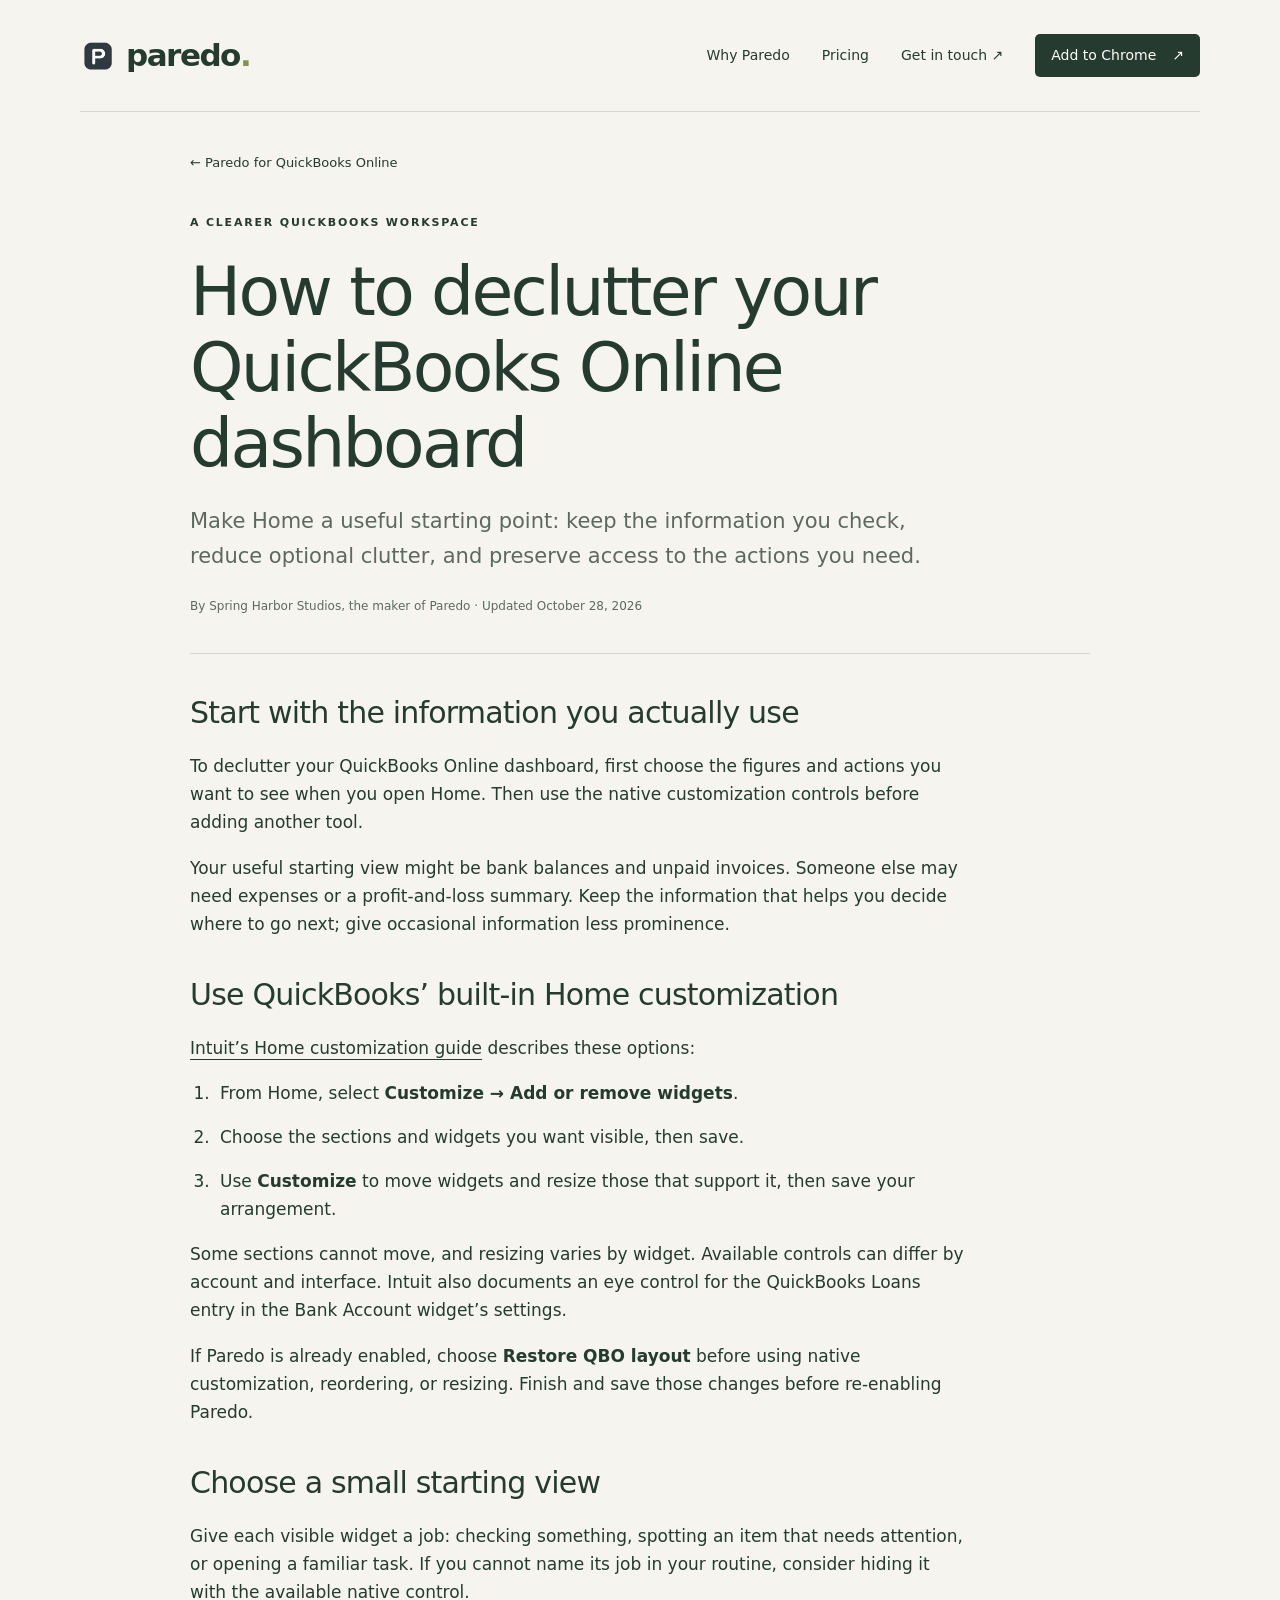
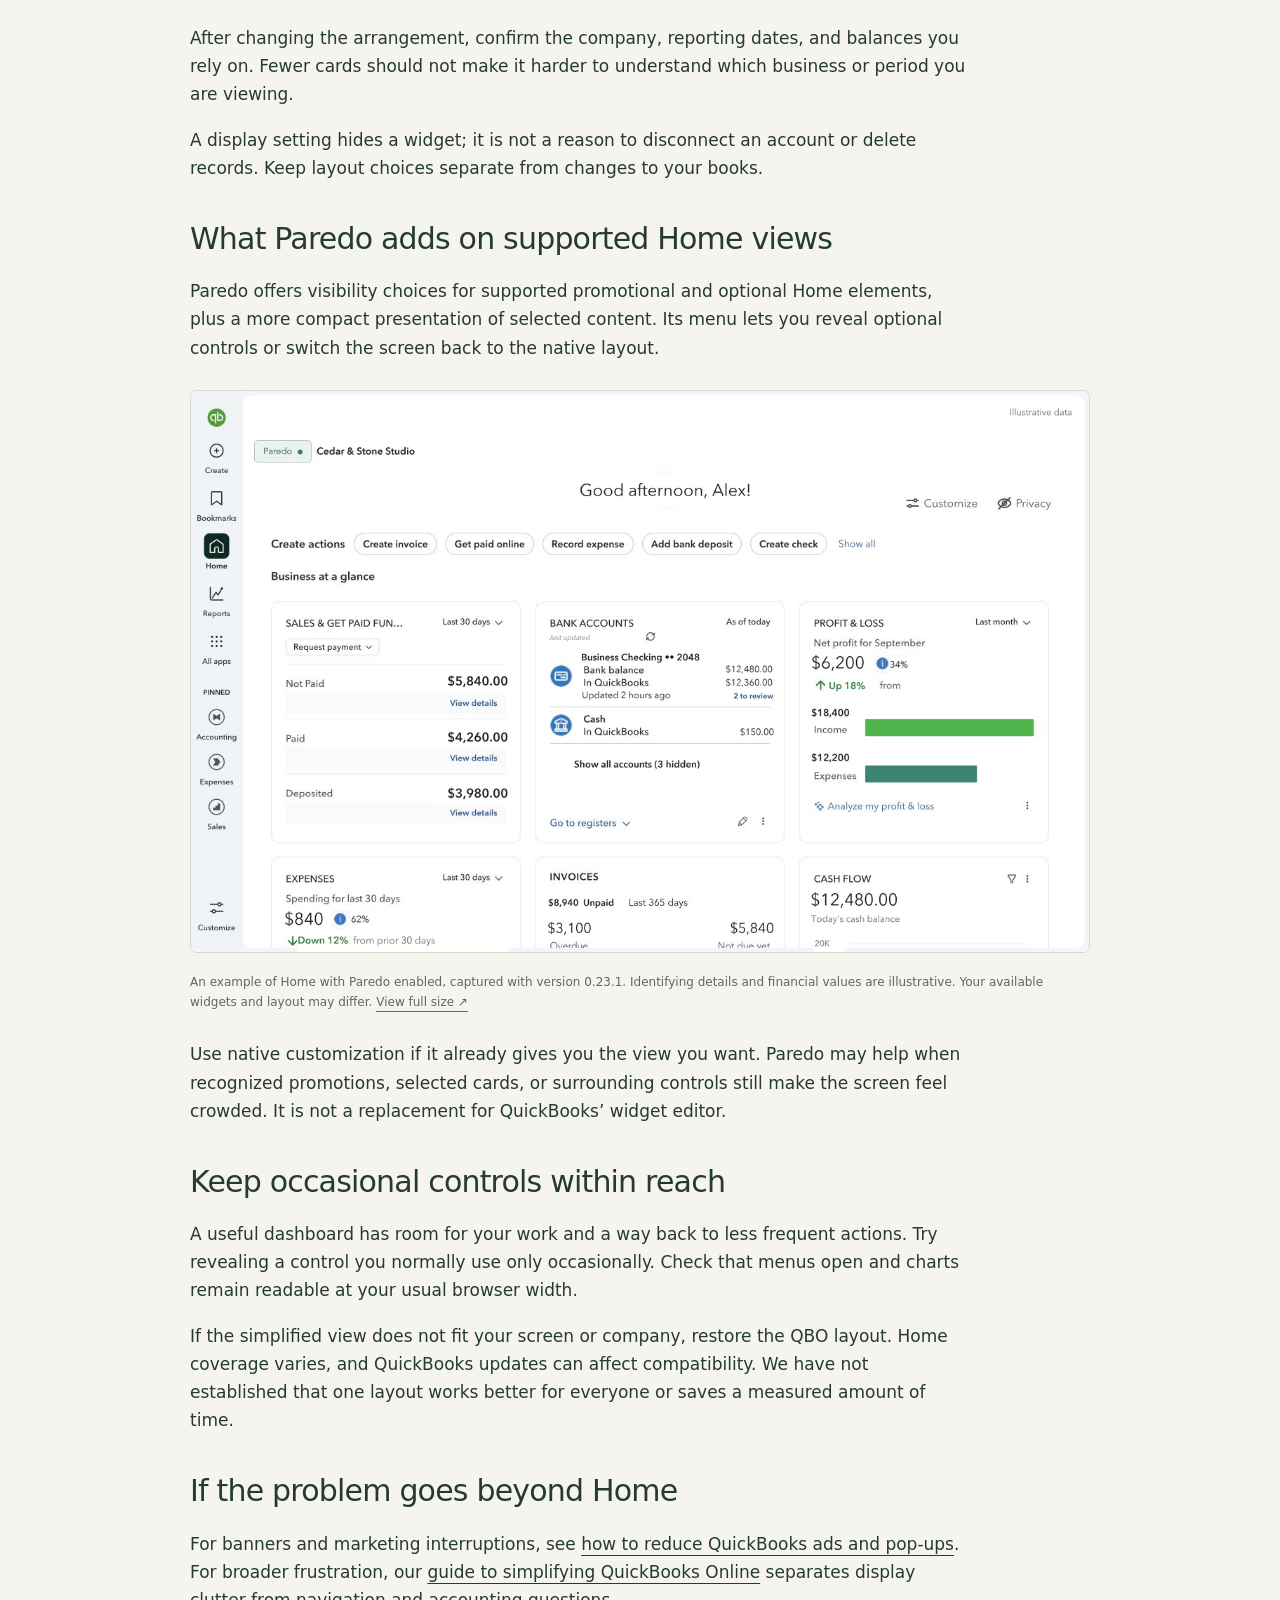
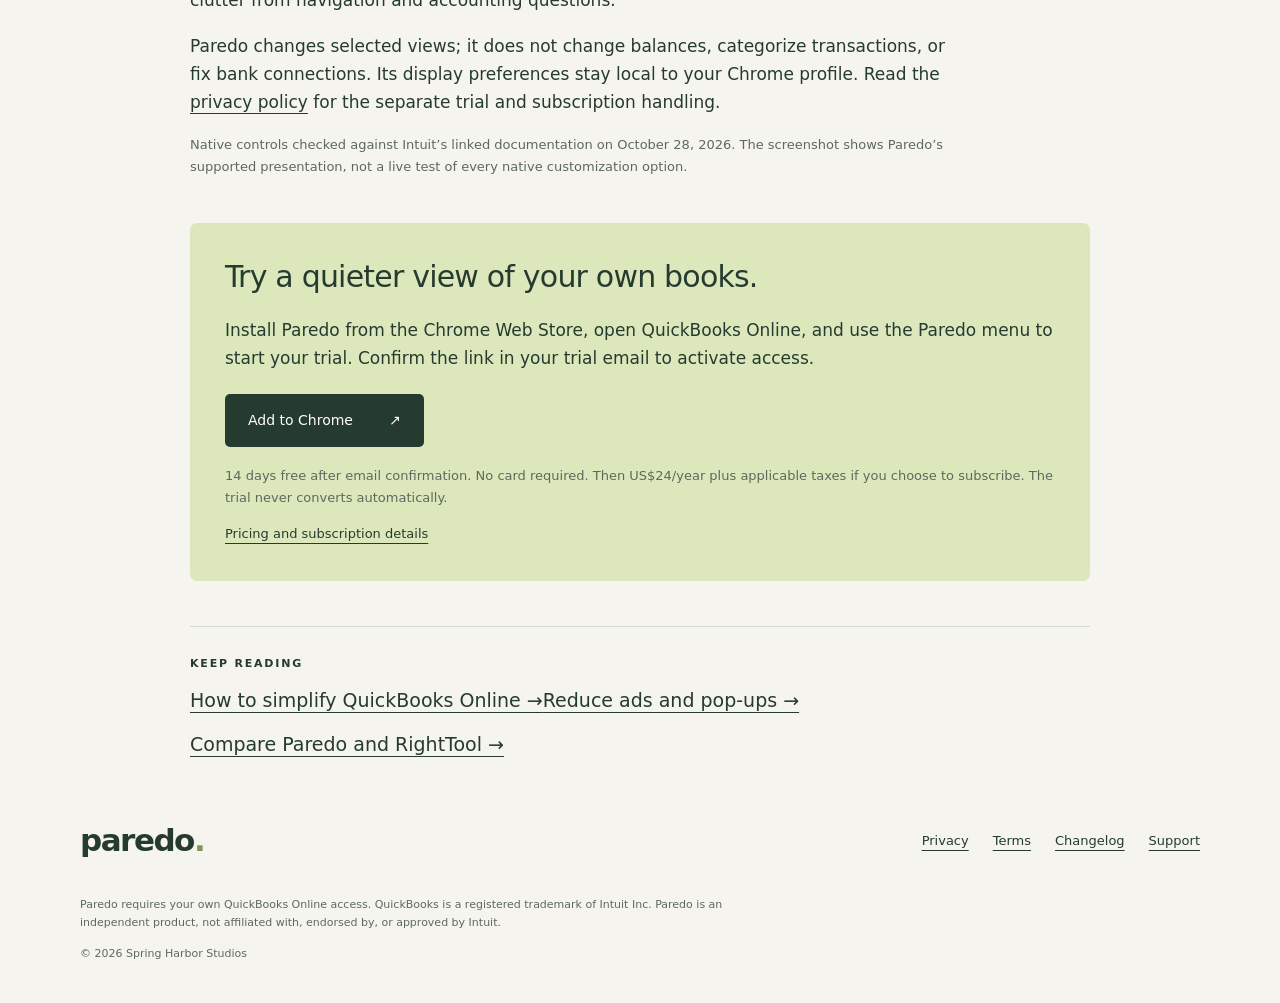
<file: declutter-quickbooks-online-dashboard/index.html>
<!doctype html>
<html lang="en">
<head>
<!-- Google tag (gtag.js) -->
<script async src="https://www.googletagmanager.com/gtag/js?id=G-GZ1MDJ3MHT"></script>
<script>
  window.dataLayer = window.dataLayer || [];
  function gtag(){dataLayer.push(arguments);}
  gtag('js', new Date());

  gtag('config', 'G-GZ1MDJ3MHT');
</script>

<meta charset="utf-8">
<meta name="viewport" content="width=device-width, initial-scale=1">
<title>How to declutter your QuickBooks Online dashboard | Paredo</title>
<meta name="description" content="Simplify your QuickBooks Online Home dashboard with native widget controls, a focused starting view, and optional Paredo visibility settings.">
<meta name="theme-color" content="#f5f4ee">
<link rel="canonical" href="https://getparedo.app/declutter-quickbooks-online-dashboard/">
<meta property="og:type" content="article">
<meta property="og:title" content="How to declutter your QuickBooks Online dashboard">
<meta property="og:description" content="Simplify your QuickBooks Online Home dashboard with native widget controls, a focused starting view, and optional Paredo visibility settings.">
<meta property="og:url" content="https://getparedo.app/declutter-quickbooks-online-dashboard/">
<link rel="icon" href="../assets/icon.png">
<link rel="stylesheet" href="../style.css">
<link rel="stylesheet" href="../articles.css">
</head>
<body>
<a class="skip" href="#main">Skip to content</a>
<header class="wrap header">
<a class="brand" href="../" aria-label="Paredo home"><img src="../assets/icon.png" width="36" height="36" alt="">paredo<span class="brand-dot">.</span></a>
<nav aria-label="Main navigation"><a href="../#experience">Why Paredo</a><a href="../#pricing">Pricing</a><a href="mailto:support@springharborstudios.com">Get in touch <span aria-hidden="true">↗</span></a><a class="button nav-install" href="https://chromewebstore.google.com/detail/paredo-for-quickbooks-onl/edfmgjiomglckbgdeckoifindgncdonn">Add to Chrome <span aria-hidden="true">↗</span></a></nav>
</header>
<main id="main" class="wrap article">
<article>
<header class="article-header"><a class="back-link" href="../">← Paredo for QuickBooks Online</a><p class="eyebrow">A clearer QuickBooks workspace</p><h1>How to declutter your QuickBooks Online dashboard</h1><p class="article-lead">Make Home a useful starting point: keep the information you check, reduce optional clutter, and preserve access to the actions you need.</p><p class="article-byline">By Spring Harbor Studios, the maker of Paredo · Updated October 28, 2026</p></header>
<section><h2>Start with the information you actually use</h2><p>To declutter your QuickBooks Online dashboard, first choose the figures and actions you want to see when you open Home. Then use the native customization controls before adding another tool.</p><p>Your useful starting view might be bank balances and unpaid invoices. Someone else may need expenses or a profit-and-loss summary. Keep the information that helps you decide where to go next; give occasional information less prominence.</p></section>
<section><h2>Use QuickBooks’ built-in Home customization</h2><p><a href="https://quickbooks.intuit.com/learn-support/en-us/help-article/product-setup/customize-home-page-quickbooks-online/L0ryPsyjD_US_en_US">Intuit’s Home customization guide</a> describes these options:</p><ol class="article-list"><li>From Home, select <strong>Customize → Add or remove widgets</strong>.</li><li>Choose the sections and widgets you want visible, then save.</li><li>Use <strong>Customize</strong> to move widgets and resize those that support it, then save your arrangement.</li></ol><p>Some sections cannot move, and resizing varies by widget. Available controls can differ by account and interface. Intuit also documents an eye control for the QuickBooks Loans entry in the Bank Account widget’s settings.</p><p>If Paredo is already enabled, choose <strong>Restore QBO layout</strong> before using native customization, reordering, or resizing. Finish and save those changes before re-enabling Paredo.</p></section>
<section><h2>Choose a small starting view</h2><p>Give each visible widget a job: checking something, spotting an item that needs attention, or opening a familiar task. If you cannot name its job in your routine, consider hiding it with the available native control.</p><p>After changing the arrangement, confirm the company, reporting dates, and balances you rely on. Fewer cards should not make it harder to understand which business or period you are viewing.</p><p>A display setting hides a widget; it is not a reason to disconnect an account or delete records. Keep layout choices separate from changes to your books.</p></section>
<section><h2>What Paredo adds on supported Home views</h2><p>Paredo offers visibility choices for supported promotional and optional Home elements, plus a more compact presentation of selected content. Its menu lets you reveal optional controls or switch the screen back to the native layout.</p><figure class="guide-image"><a href="../assets/paredo-home.png"><img src="../assets/paredo-home.png" width="1280" height="800" alt="QuickBooks Online Home with Paredo enabled, showing compact accounts and native financial cards. Illustrative data." loading="lazy"></a><figcaption>An example of Home with Paredo enabled, captured with version 0.23.1. Identifying details and financial values are illustrative. Your available widgets and layout may differ. <a href="../assets/paredo-home.png">View full size ↗</a></figcaption></figure><p>Use native customization if it already gives you the view you want. Paredo may help when recognized promotions, selected cards, or surrounding controls still make the screen feel crowded. It is not a replacement for QuickBooks’ widget editor.</p></section>
<section><h2>Keep occasional controls within reach</h2><p>A useful dashboard has room for your work and a way back to less frequent actions. Try revealing a control you normally use only occasionally. Check that menus open and charts remain readable at your usual browser width.</p><p>If the simplified view does not fit your screen or company, restore the QBO layout. Home coverage varies, and QuickBooks updates can affect compatibility. We have not established that one layout works better for everyone or saves a measured amount of time.</p></section>
<section><h2>If the problem goes beyond Home</h2><p>For banners and marketing interruptions, see <a href="../hide-quickbooks-online-ads/">how to reduce QuickBooks ads and pop-ups</a>. For broader frustration, our <a href="../quickbooks-online-too-complicated/">guide to simplifying QuickBooks Online</a> separates display clutter from navigation and accounting questions.</p><p>Paredo changes selected views; it does not change balances, categorize transactions, or fix bank connections. Its display preferences stay local to your Chrome profile. Read the <a href="../privacy/">privacy policy</a> for the separate trial and subscription handling.</p><p class="small">Native controls checked against Intuit’s linked documentation on October 28, 2026. The screenshot shows Paredo’s supported presentation, not a live test of every native customization option.</p></section>
<aside class="article-cta" aria-label="Try Paredo"><h2>Try a quieter view of your own books.</h2><p>Install Paredo from the Chrome Web Store, open QuickBooks Online, and use the Paredo menu to start your trial. Confirm the link in your trial email to activate access.</p><a class="button" href="https://chromewebstore.google.com/detail/paredo-for-quickbooks-onl/edfmgjiomglckbgdeckoifindgncdonn">Add to Chrome <span aria-hidden="true">↗</span></a><p class="small">14 days free after email confirmation. No card required. Then US$24/year plus applicable taxes if you choose to subscribe. The trial never converts automatically.</p><a href="../#pricing">Pricing and subscription details</a></aside><nav class="related-reading" aria-label="Related reading"><p class="eyebrow">Keep reading</p><a href="../quickbooks-online-too-complicated/">How to simplify QuickBooks Online →</a><a href="../hide-quickbooks-online-ads/">Reduce ads and pop-ups →</a><a href="../righttool-alternative/">Compare Paredo and RightTool →</a></nav></article>
</main>
<footer class="wrap"><div class="footer-top"><a class="brand" href="../">paredo<span class="brand-dot">.</span></a><div><a href="../privacy/">Privacy</a><a href="../terms/">Terms</a><a href="../changelog/">Changelog</a><a href="../support/">Support</a></div></div><p>Paredo requires your own QuickBooks Online access. QuickBooks is a registered trademark of Intuit Inc. Paredo is an independent product, not affiliated with, endorsed by, or approved by Intuit.</p><p>© 2026 Spring Harbor Studios</p></footer>

</body>
</html>
</file>
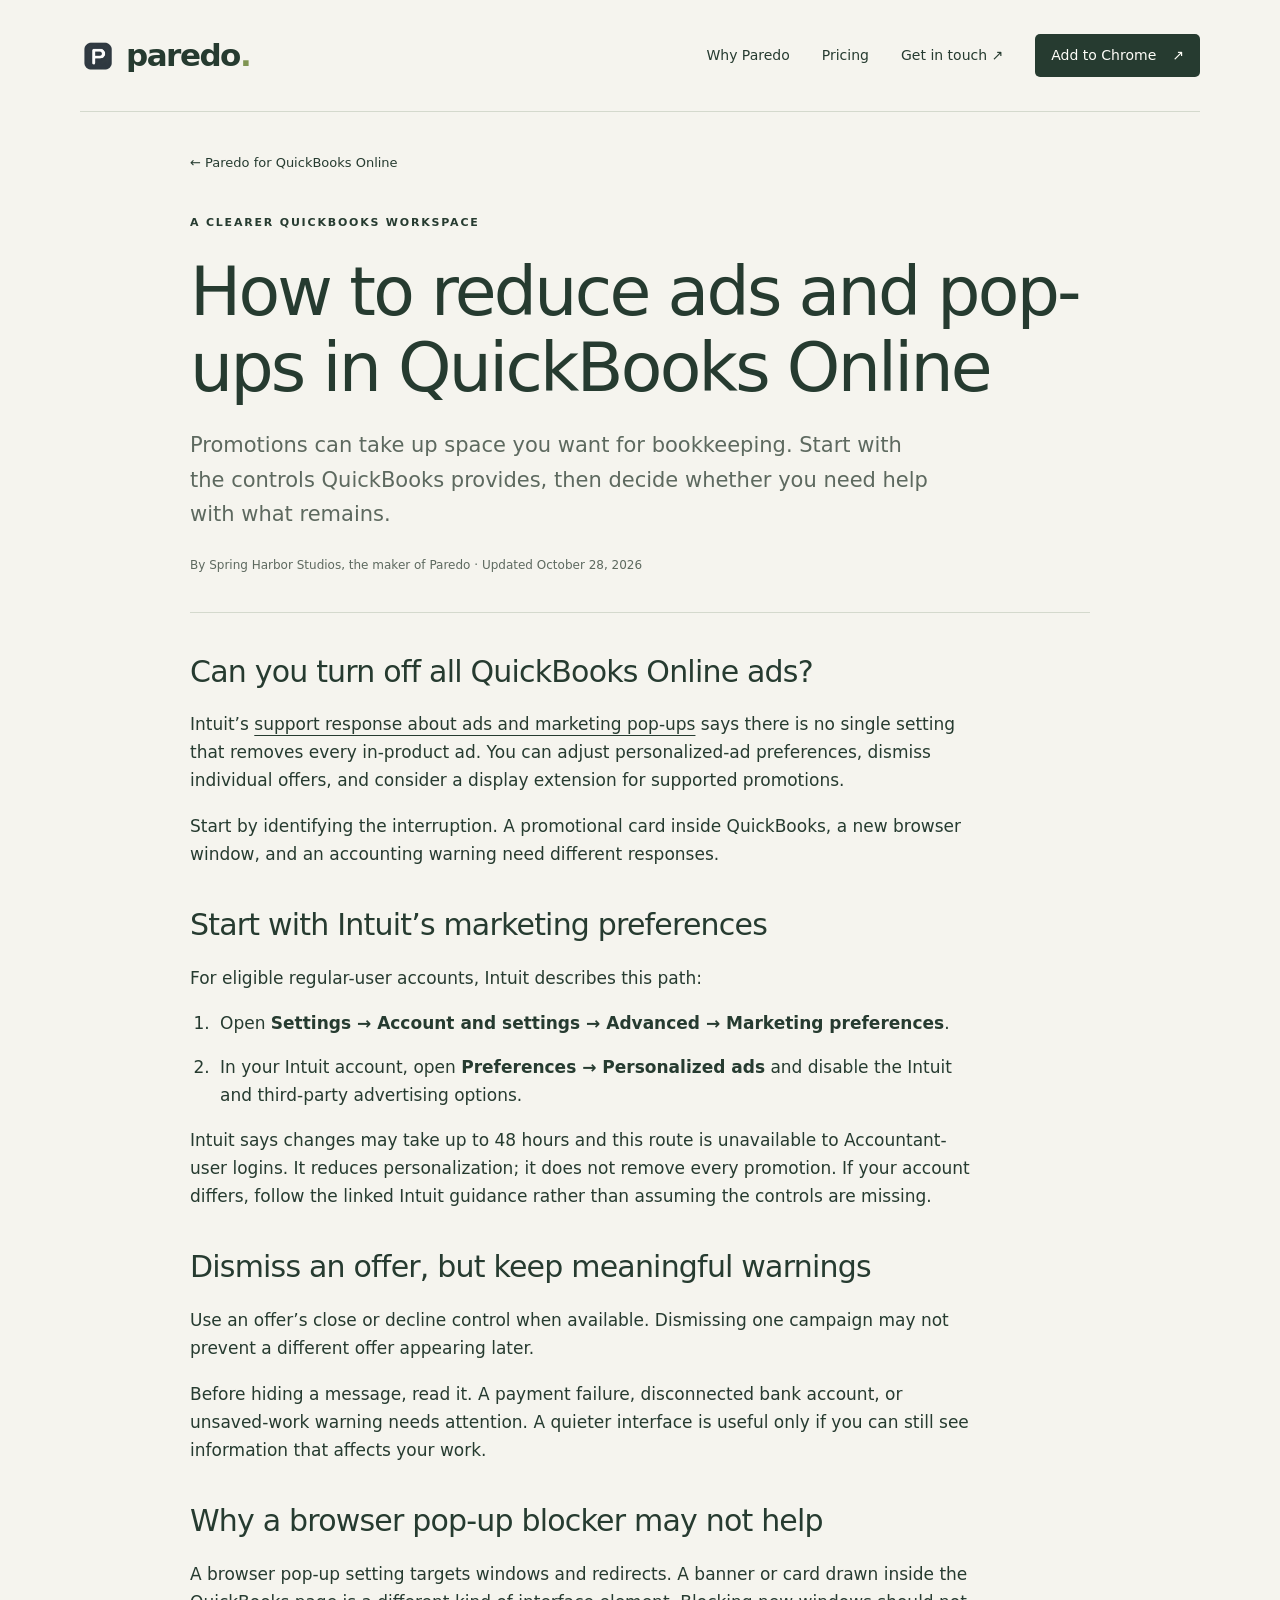
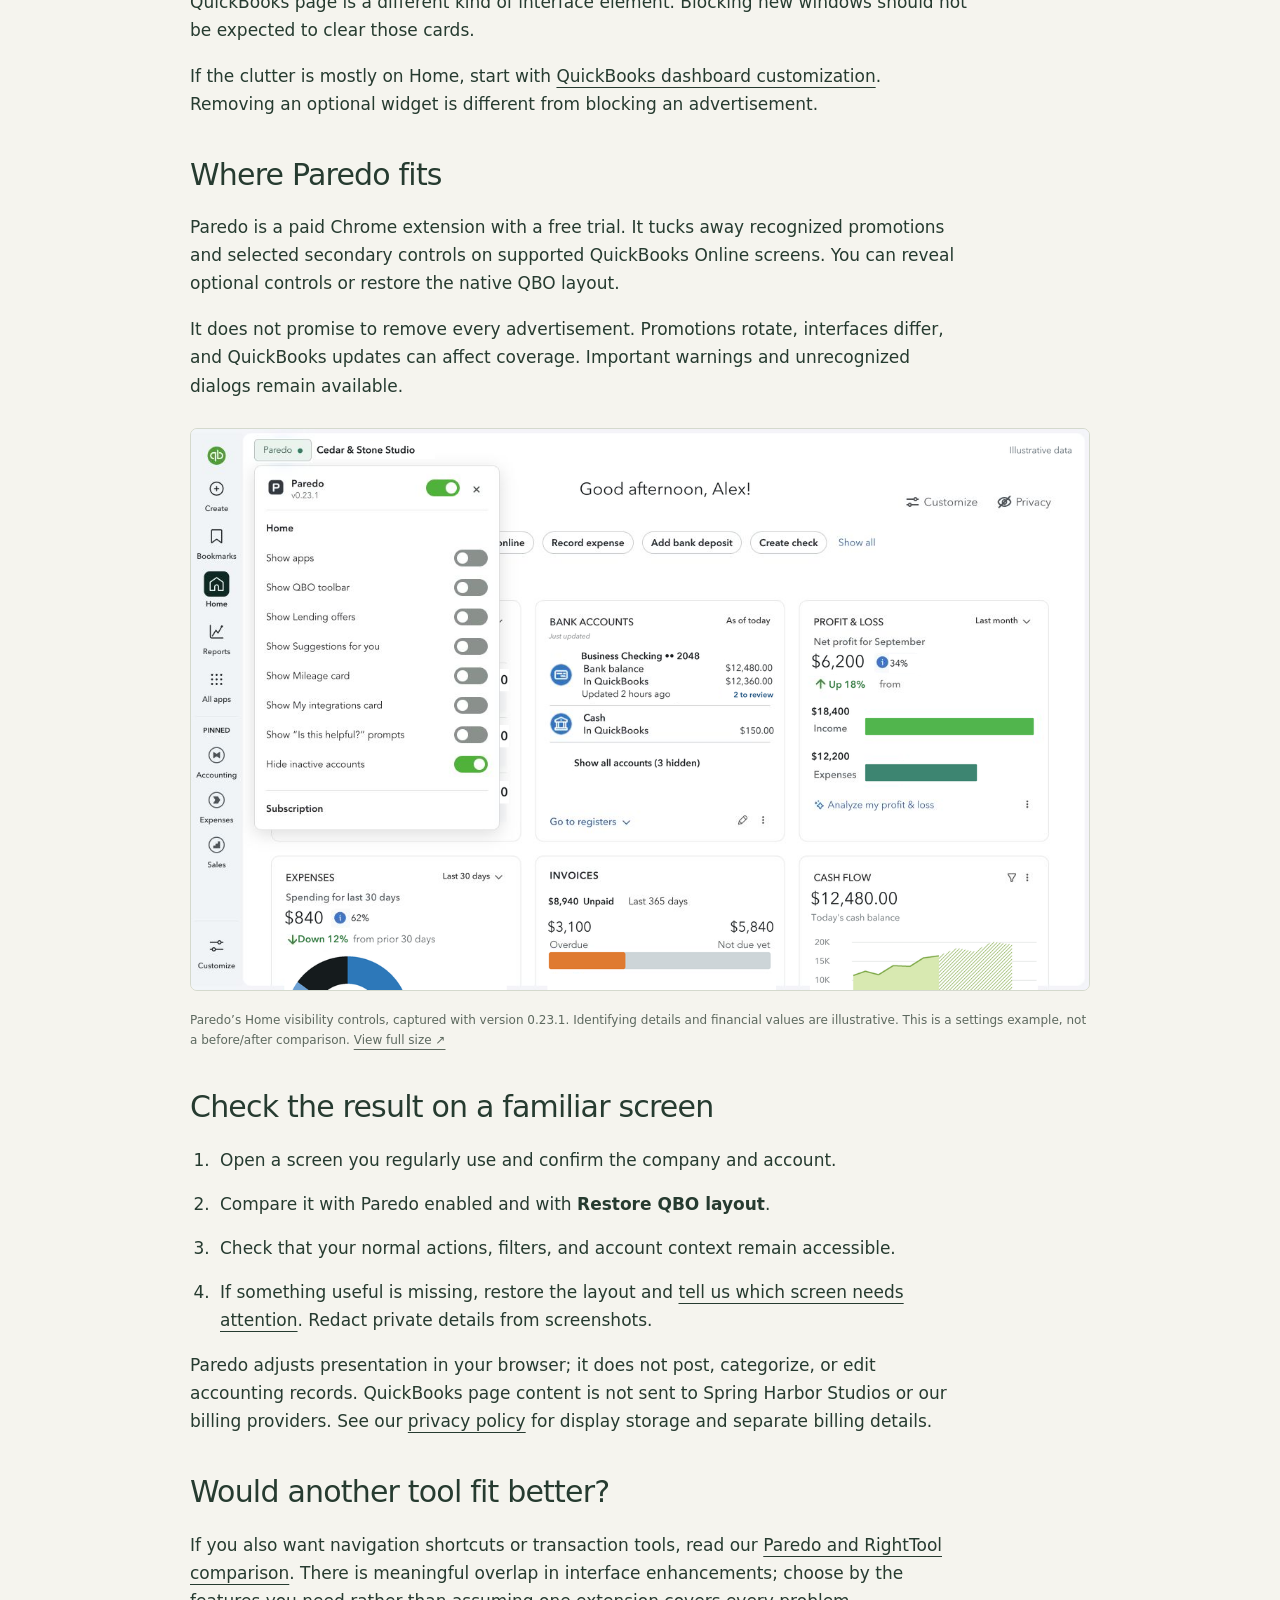
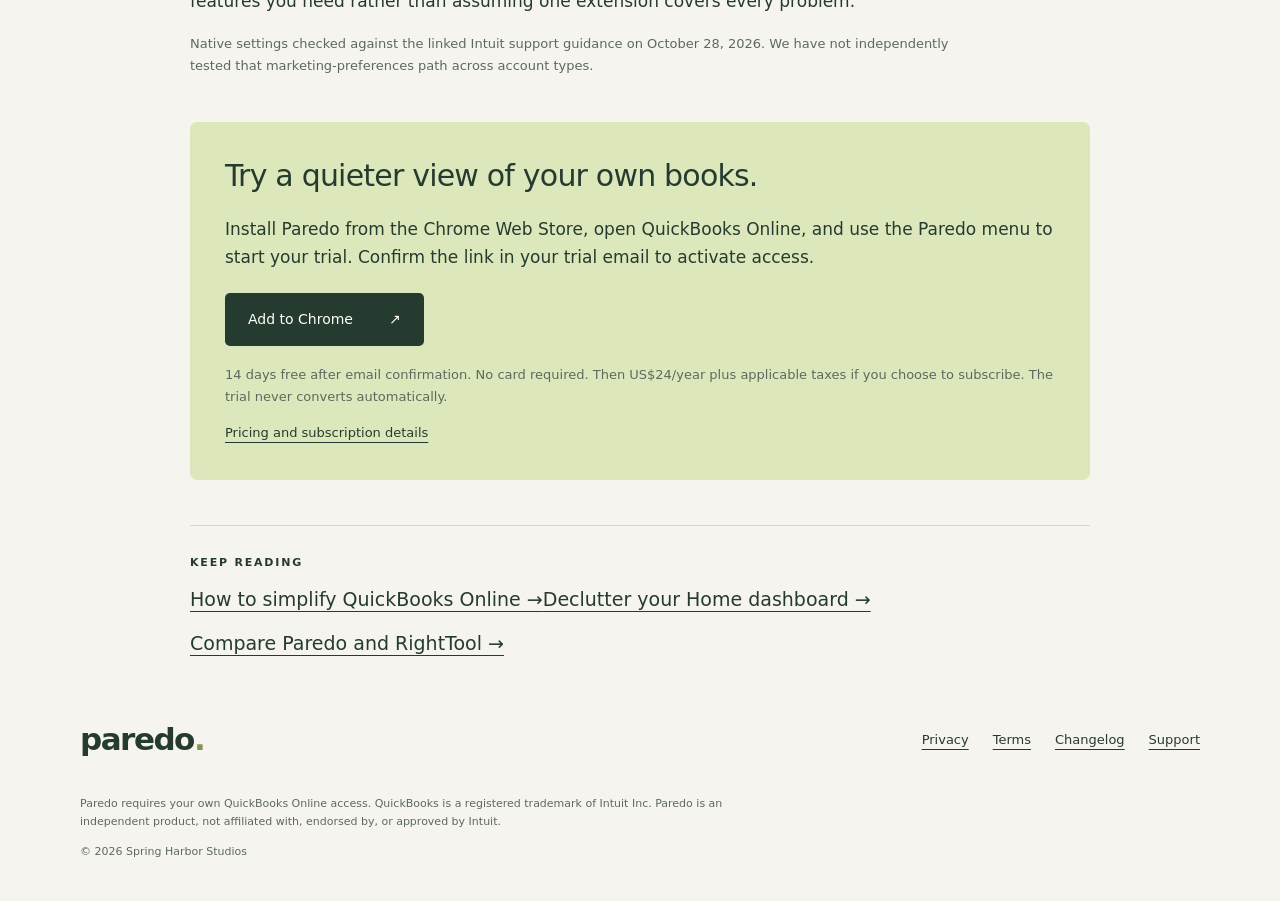
<file: hide-quickbooks-online-ads/index.html>
<!doctype html>
<html lang="en">
<head>
<!-- Google tag (gtag.js) -->
<script async src="https://www.googletagmanager.com/gtag/js?id=G-GZ1MDJ3MHT"></script>
<script>
  window.dataLayer = window.dataLayer || [];
  function gtag(){dataLayer.push(arguments);}
  gtag('js', new Date());

  gtag('config', 'G-GZ1MDJ3MHT');
</script>

<meta charset="utf-8">
<meta name="viewport" content="width=device-width, initial-scale=1">
<title>How to reduce ads and pop-ups in QuickBooks Online | Paredo</title>
<meta name="description" content="Reduce QuickBooks Online ads and marketing pop-ups: start with Intuit preferences, understand browser blocker limits, and see where Paredo fits.">
<meta name="theme-color" content="#f5f4ee">
<link rel="canonical" href="https://getparedo.app/hide-quickbooks-online-ads/">
<meta property="og:type" content="article">
<meta property="og:title" content="How to reduce ads and pop-ups in QuickBooks Online">
<meta property="og:description" content="Reduce QuickBooks Online ads and marketing pop-ups: start with Intuit preferences, understand browser blocker limits, and see where Paredo fits.">
<meta property="og:url" content="https://getparedo.app/hide-quickbooks-online-ads/">
<link rel="icon" href="../assets/icon.png">
<link rel="stylesheet" href="../style.css">
<link rel="stylesheet" href="../articles.css">
</head>
<body>
<a class="skip" href="#main">Skip to content</a>
<header class="wrap header">
<a class="brand" href="../" aria-label="Paredo home"><img src="../assets/icon.png" width="36" height="36" alt="">paredo<span class="brand-dot">.</span></a>
<nav aria-label="Main navigation"><a href="../#experience">Why Paredo</a><a href="../#pricing">Pricing</a><a href="mailto:support@springharborstudios.com">Get in touch <span aria-hidden="true">↗</span></a><a class="button nav-install" href="https://chromewebstore.google.com/detail/paredo-for-quickbooks-onl/edfmgjiomglckbgdeckoifindgncdonn">Add to Chrome <span aria-hidden="true">↗</span></a></nav>
</header>
<main id="main" class="wrap article">
<article>
<header class="article-header"><a class="back-link" href="../">← Paredo for QuickBooks Online</a><p class="eyebrow">A clearer QuickBooks workspace</p><h1>How to reduce ads and pop-ups in QuickBooks Online</h1><p class="article-lead">Promotions can take up space you want for bookkeeping. Start with the controls QuickBooks provides, then decide whether you need help with what remains.</p><p class="article-byline">By Spring Harbor Studios, the maker of Paredo · Updated October 28, 2026</p></header>
<section><h2>Can you turn off all QuickBooks Online ads?</h2><p>Intuit’s <a href="https://quickbooks.intuit.com/community/other-questions-9/how-do-i-turn-off-or-reduce-the-ads-and-marketing-pop-ups-in-quickbooks-online-87179">support response about ads and marketing pop-ups</a> says there is no single setting that removes every in-product ad. You can adjust personalized-ad preferences, dismiss individual offers, and consider a display extension for supported promotions.</p><p>Start by identifying the interruption. A promotional card inside QuickBooks, a new browser window, and an accounting warning need different responses.</p></section>
<section><h2>Start with Intuit’s marketing preferences</h2><p>For eligible regular-user accounts, Intuit describes this path:</p><ol class="article-list"><li>Open <strong>Settings → Account and settings → Advanced → Marketing preferences</strong>.</li><li>In your Intuit account, open <strong>Preferences → Personalized ads</strong> and disable the Intuit and third-party advertising options.</li></ol><p>Intuit says changes may take up to 48 hours and this route is unavailable to Accountant-user logins. It reduces personalization; it does not remove every promotion. If your account differs, follow the linked Intuit guidance rather than assuming the controls are missing.</p></section>
<section><h2>Dismiss an offer, but keep meaningful warnings</h2><p>Use an offer’s close or decline control when available. Dismissing one campaign may not prevent a different offer appearing later.</p><p>Before hiding a message, read it. A payment failure, disconnected bank account, or unsaved-work warning needs attention. A quieter interface is useful only if you can still see information that affects your work.</p></section>
<section><h2>Why a browser pop-up blocker may not help</h2><p>A browser pop-up setting targets windows and redirects. A banner or card drawn inside the QuickBooks page is a different kind of interface element. Blocking new windows should not be expected to clear those cards.</p><p>If the clutter is mostly on Home, start with <a href="../declutter-quickbooks-online-dashboard/">QuickBooks dashboard customization</a>. Removing an optional widget is different from blocking an advertisement.</p></section>
<section><h2>Where Paredo fits</h2><p>Paredo is a paid Chrome extension with a free trial. It tucks away recognized promotions and selected secondary controls on supported QuickBooks Online screens. You can reveal optional controls or restore the native QBO layout.</p><p>It does not promise to remove every advertisement. Promotions rotate, interfaces differ, and QuickBooks updates can affect coverage. Important warnings and unrecognized dialogs remain available.</p><figure class="guide-image"><a href="../assets/paredo-menu.png"><img src="../assets/paredo-menu.png" width="1280" height="800" alt="Paredo Home menu showing visibility choices and the screen on/off control. Illustrative data." loading="lazy"></a><figcaption>Paredo’s Home visibility controls, captured with version 0.23.1. Identifying details and financial values are illustrative. This is a settings example, not a before/after comparison. <a href="../assets/paredo-menu.png">View full size ↗</a></figcaption></figure></section>
<section><h2>Check the result on a familiar screen</h2><ol class="article-list"><li>Open a screen you regularly use and confirm the company and account.</li><li>Compare it with Paredo enabled and with <strong>Restore QBO layout</strong>.</li><li>Check that your normal actions, filters, and account context remain accessible.</li><li>If something useful is missing, restore the layout and <a href="../support/">tell us which screen needs attention</a>. Redact private details from screenshots.</li></ol><p>Paredo adjusts presentation in your browser; it does not post, categorize, or edit accounting records. QuickBooks page content is not sent to Spring Harbor Studios or our billing providers. See our <a href="../privacy/">privacy policy</a> for display storage and separate billing details.</p></section>
<section><h2>Would another tool fit better?</h2><p>If you also want navigation shortcuts or transaction tools, read our <a href="../righttool-alternative/">Paredo and RightTool comparison</a>. There is meaningful overlap in interface enhancements; choose by the features you need rather than assuming one extension covers every problem.</p><p class="small">Native settings checked against the linked Intuit support guidance on October 28, 2026. We have not independently tested that marketing-preferences path across account types.</p></section>
<aside class="article-cta" aria-label="Try Paredo"><h2>Try a quieter view of your own books.</h2><p>Install Paredo from the Chrome Web Store, open QuickBooks Online, and use the Paredo menu to start your trial. Confirm the link in your trial email to activate access.</p><a class="button" href="https://chromewebstore.google.com/detail/paredo-for-quickbooks-onl/edfmgjiomglckbgdeckoifindgncdonn">Add to Chrome <span aria-hidden="true">↗</span></a><p class="small">14 days free after email confirmation. No card required. Then US$24/year plus applicable taxes if you choose to subscribe. The trial never converts automatically.</p><a href="../#pricing">Pricing and subscription details</a></aside><nav class="related-reading" aria-label="Related reading"><p class="eyebrow">Keep reading</p><a href="../quickbooks-online-too-complicated/">How to simplify QuickBooks Online →</a><a href="../declutter-quickbooks-online-dashboard/">Declutter your Home dashboard →</a><a href="../righttool-alternative/">Compare Paredo and RightTool →</a></nav></article>
</main>
<footer class="wrap"><div class="footer-top"><a class="brand" href="../">paredo<span class="brand-dot">.</span></a><div><a href="../privacy/">Privacy</a><a href="../terms/">Terms</a><a href="../changelog/">Changelog</a><a href="../support/">Support</a></div></div><p>Paredo requires your own QuickBooks Online access. QuickBooks is a registered trademark of Intuit Inc. Paredo is an independent product, not affiliated with, endorsed by, or approved by Intuit.</p><p>© 2026 Spring Harbor Studios</p></footer>

</body>
</html>
</file>
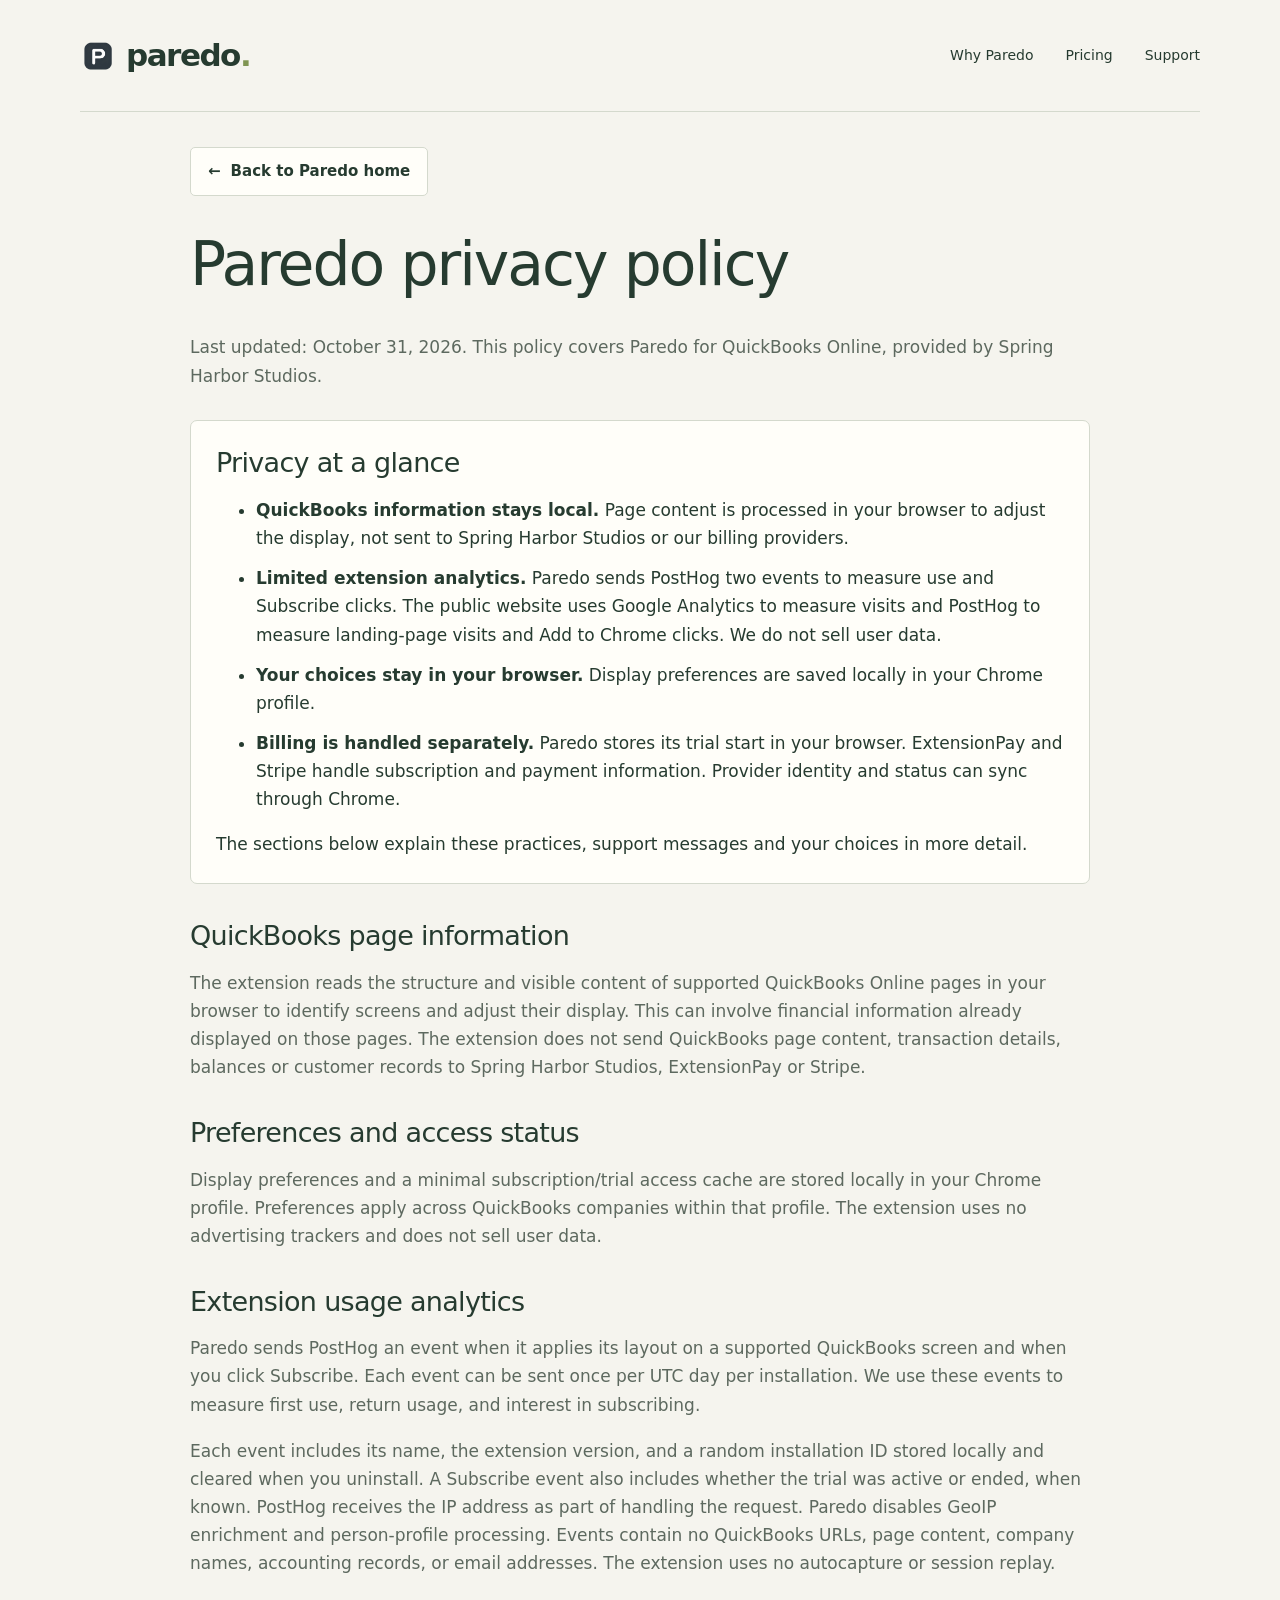
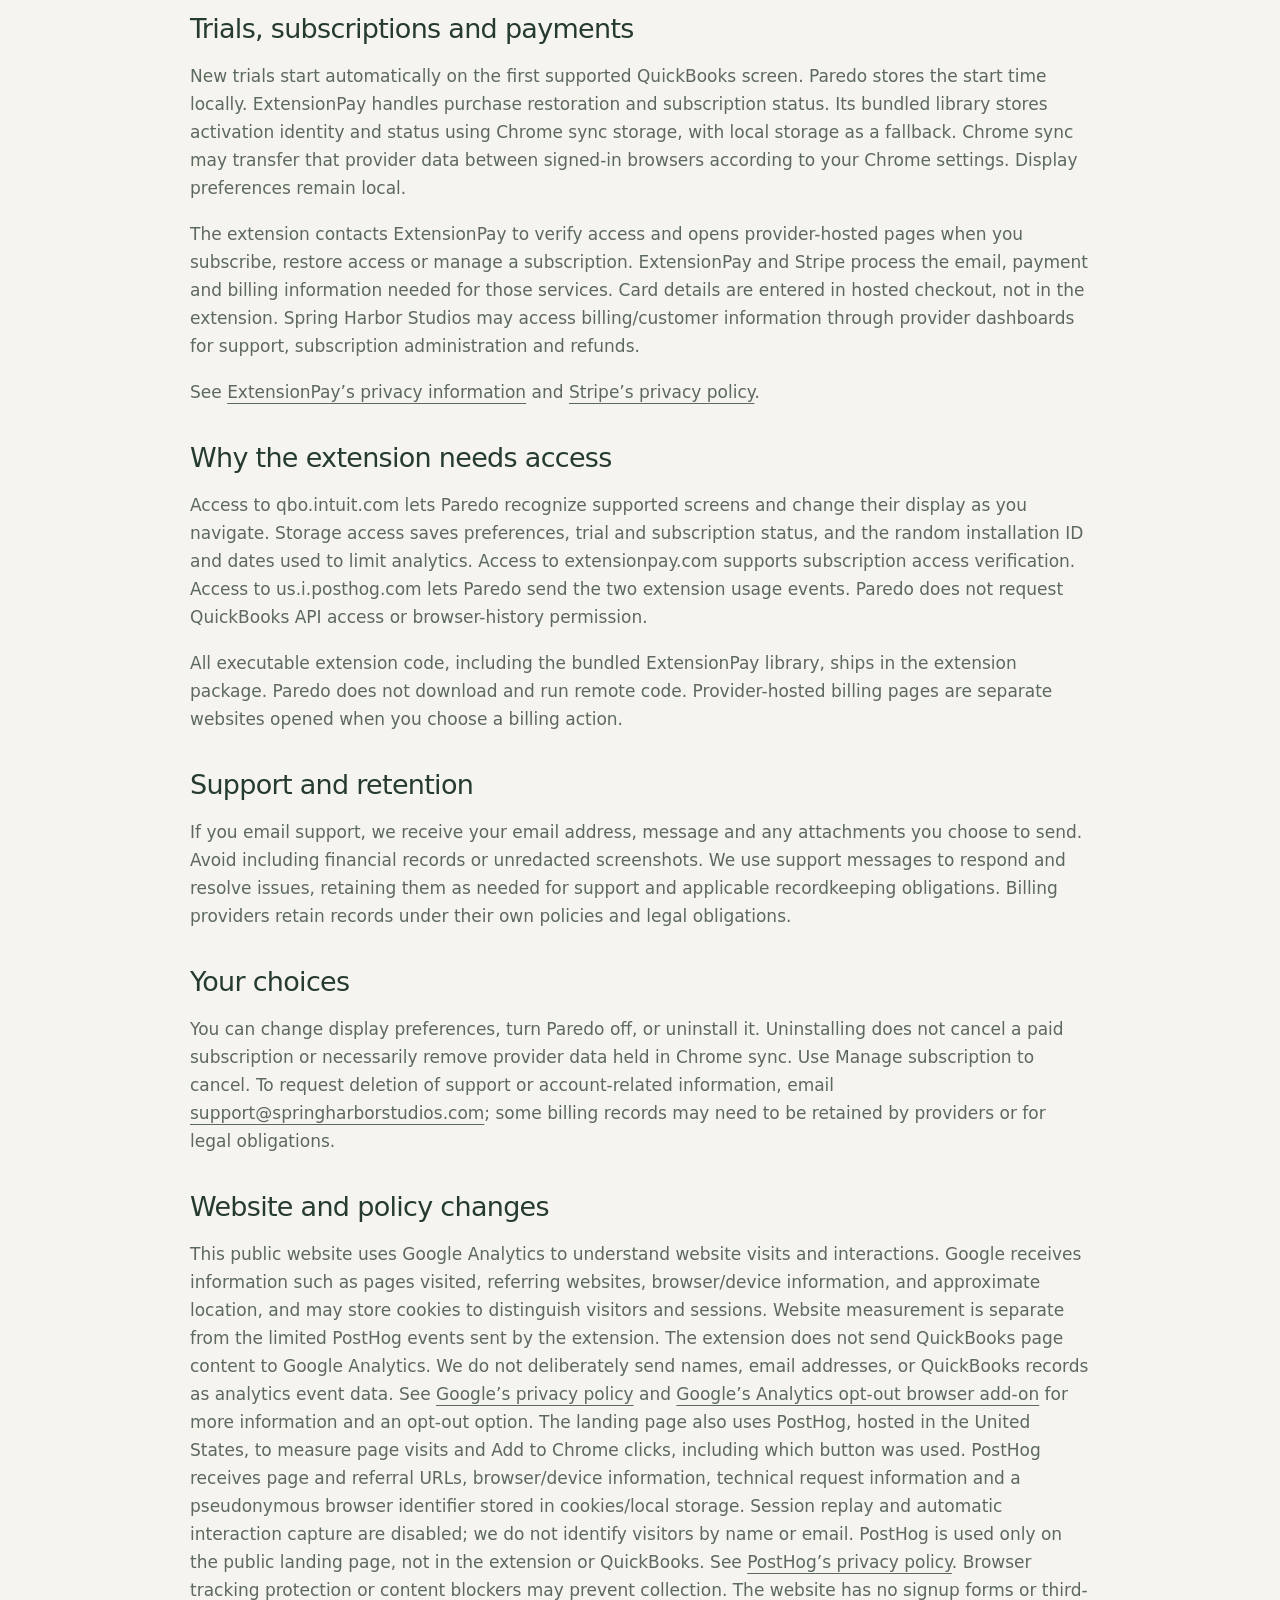
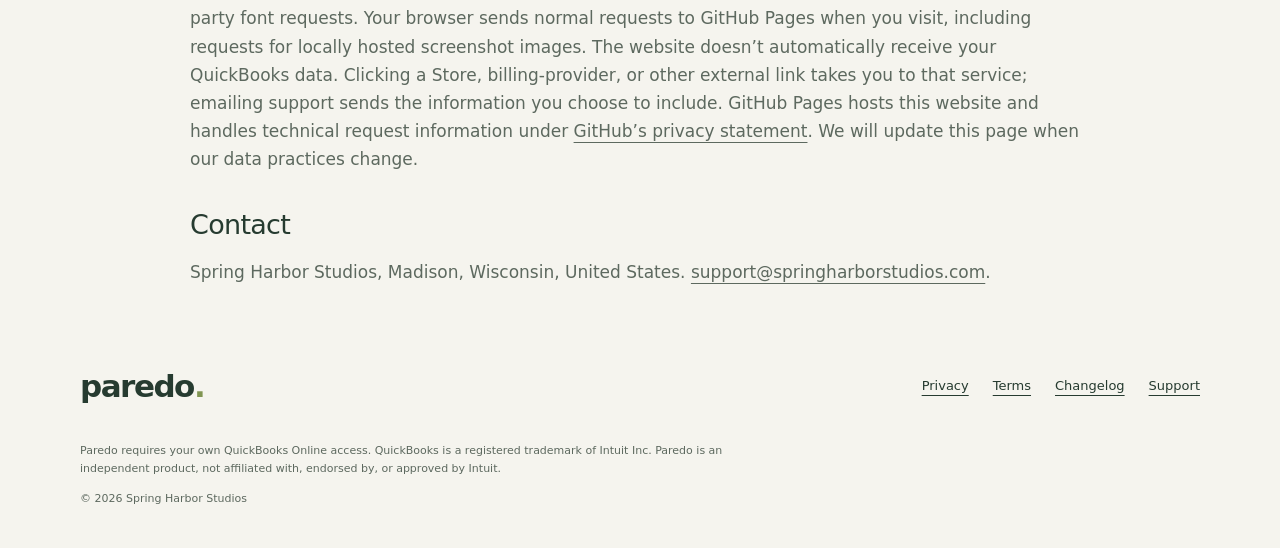
<file: privacy/index.html>
<!doctype html>
<html lang="en"><head>
<!-- Google tag (gtag.js) -->
<script async src="https://www.googletagmanager.com/gtag/js?id=G-GZ1MDJ3MHT"></script>
<script>
  window.dataLayer = window.dataLayer || [];
  function gtag(){dataLayer.push(arguments);}
  gtag('js', new Date());

  gtag('config', 'G-GZ1MDJ3MHT');
</script>
<meta charset="utf-8"><meta name="viewport" content="width=device-width, initial-scale=1"><title>Privacy policy | Paredo</title><meta name="description" content="What Paredo reads, stores, and sends: QuickBooks display data, local preferences, billing providers, website hosting, and support."><link rel="canonical" href="https://getparedo.app/privacy/"><link rel="icon" href="../assets/icon.png"><link rel="stylesheet" href="../style.css"><link rel="stylesheet" href="../articles.css"></head><body><a class="skip" href="#main">Skip to content</a><header class="wrap header"><a class="brand" href="../" aria-label="Paredo home"><img src="../assets/icon.png" width="36" height="36" alt="">paredo<span class="brand-dot">.</span></a><nav aria-label="Main navigation"><a href="../#experience">Why Paredo</a><a href="../#pricing">Pricing</a><a href="../support/">Support</a></nav></header><main id="main" class="wrap article policy"><a class="home-return" href="../"><span aria-hidden="true">←</span> Back to Paredo home</a><h1>Paredo privacy policy</h1><p>Last updated: October 31, 2026. This policy covers Paredo for QuickBooks Online, provided by Spring Harbor Studios.</p><div class="card"><h2>Privacy at a glance</h2><ul><li><strong>QuickBooks information stays local.</strong> Page content is processed in your browser to adjust the display, not sent to Spring Harbor Studios or our billing providers.</li><li><strong>Limited extension analytics.</strong> Paredo sends PostHog two events to measure use and Subscribe clicks. The public website uses Google Analytics to measure visits and PostHog to measure landing-page visits and Add to Chrome clicks. We do not sell user data.</li><li><strong>Your choices stay in your browser.</strong> Display preferences are saved locally in your Chrome profile.</li><li><strong>Billing is handled separately.</strong> Paredo stores its trial start in your browser. ExtensionPay and Stripe handle subscription and payment information. Provider identity and status can sync through Chrome.</li></ul><p>The sections below explain these practices, support messages and your choices in more detail.</p></div><h2>QuickBooks page information</h2><p>The extension reads the structure and visible content of supported QuickBooks Online pages in your browser to identify screens and adjust their display. This can involve financial information already displayed on those pages. The extension does not send QuickBooks page content, transaction details, balances or customer records to Spring Harbor Studios, ExtensionPay or Stripe.</p><h2>Preferences and access status</h2><p>Display preferences and a minimal subscription/trial access cache are stored locally in your Chrome profile. Preferences apply across QuickBooks companies within that profile. The extension uses no advertising trackers and does not sell user data.</p><h2>Extension usage analytics</h2><p>Paredo sends PostHog an event when it applies its layout on a supported QuickBooks screen and when you click Subscribe. Each event can be sent once per UTC day per installation. We use these events to measure first use, return usage, and interest in subscribing.</p><p>Each event includes its name, the extension version, and a random installation ID stored locally and cleared when you uninstall. A Subscribe event also includes whether the trial was active or ended, when known. PostHog receives the IP address as part of handling the request. Paredo disables GeoIP enrichment and person-profile processing. Events contain no QuickBooks URLs, page content, company names, accounting records, or email addresses. The extension uses no autocapture or session replay.</p><h2>Trials, subscriptions and payments</h2><p>New trials start automatically on the first supported QuickBooks screen. Paredo stores the start time locally. ExtensionPay handles purchase restoration and subscription status. Its bundled library stores activation identity and status using Chrome sync storage, with local storage as a fallback. Chrome sync may transfer that provider data between signed-in browsers according to your Chrome settings. Display preferences remain local.</p><p>The extension contacts ExtensionPay to verify access and opens provider-hosted pages when you subscribe, restore access or manage a subscription. ExtensionPay and Stripe process the email, payment and billing information needed for those services. Card details are entered in hosted checkout, not in the extension. Spring Harbor Studios may access billing/customer information through provider dashboards for support, subscription administration and refunds.</p><p>See <a href="https://extensionpay.com/">ExtensionPay’s privacy information</a> and <a href="https://stripe.com/privacy">Stripe’s privacy policy</a>.</p><h2>Why the extension needs access</h2><p>Access to qbo.intuit.com lets Paredo recognize supported screens and change their display as you navigate. Storage access saves preferences, trial and subscription status, and the random installation ID and dates used to limit analytics. Access to extensionpay.com supports subscription access verification. Access to us.i.posthog.com lets Paredo send the two extension usage events. Paredo does not request QuickBooks API access or browser-history permission.</p><p>All executable extension code, including the bundled ExtensionPay library, ships in the extension package. Paredo does not download and run remote code. Provider-hosted billing pages are separate websites opened when you choose a billing action.</p><h2>Support and retention</h2><p>If you email support, we receive your email address, message and any attachments you choose to send. Avoid including financial records or unredacted screenshots. We use support messages to respond and resolve issues, retaining them as needed for support and applicable recordkeeping obligations. Billing providers retain records under their own policies and legal obligations.</p><h2>Your choices</h2><p>You can change display preferences, turn Paredo off, or uninstall it. Uninstalling does not cancel a paid subscription or necessarily remove provider data held in Chrome sync. Use Manage subscription to cancel. To request deletion of support or account-related information, email <a href="mailto:support@springharborstudios.com">support@springharborstudios.com</a>; some billing records may need to be retained by providers or for legal obligations.</p><h2>Website and policy changes</h2><p>This public website uses Google Analytics to understand website visits and interactions. Google receives information such as pages visited, referring websites, browser/device information, and approximate location, and may store cookies to distinguish visitors and sessions. Website measurement is separate from the limited PostHog events sent by the extension. The extension does not send QuickBooks page content to Google Analytics. We do not deliberately send names, email addresses, or QuickBooks records as analytics event data. See <a href="https://policies.google.com/privacy">Google’s privacy policy</a> and <a href="https://tools.google.com/dlpage/gaoptout">Google’s Analytics opt-out browser add-on</a> for more information and an opt-out option. The landing page also uses PostHog, hosted in the United States, to measure page visits and Add to Chrome clicks, including which button was used. PostHog receives page and referral URLs, browser/device information, technical request information and a pseudonymous browser identifier stored in cookies/local storage. Session replay and automatic interaction capture are disabled; we do not identify visitors by name or email. PostHog is used only on the public landing page, not in the extension or QuickBooks. See <a href="https://posthog.com/privacy">PostHog’s privacy policy</a>. Browser tracking protection or content blockers may prevent collection. The website has no signup forms or third-party font requests. Your browser sends normal requests to GitHub Pages when you visit, including requests for locally hosted screenshot images. The website doesn’t automatically receive your QuickBooks data. Clicking a Store, billing-provider, or other external link takes you to that service; emailing support sends the information you choose to include. GitHub Pages hosts this website and handles technical request information under <a href="https://docs.github.com/en/site-policy/privacy-policies/github-general-privacy-statement">GitHub’s privacy statement</a>. We will update this page when our data practices change.</p><h2>Contact</h2><p>Spring Harbor Studios, Madison, Wisconsin, United States. <a href="mailto:support@springharborstudios.com">support@springharborstudios.com</a>.</p></main><footer class="wrap"><div class="footer-top"><a class="brand" href="../">paredo<span class="brand-dot">.</span></a><div><a href="../privacy/">Privacy</a><a href="../terms/">Terms</a><a href="../changelog/">Changelog</a><a href="../support/">Support</a></div></div><p>Paredo requires your own QuickBooks Online access. QuickBooks is a registered trademark of Intuit Inc. Paredo is an independent product, not affiliated with, endorsed by, or approved by Intuit.</p><p>© 2026 Spring Harbor Studios</p></footer>
</body></html>
</file>
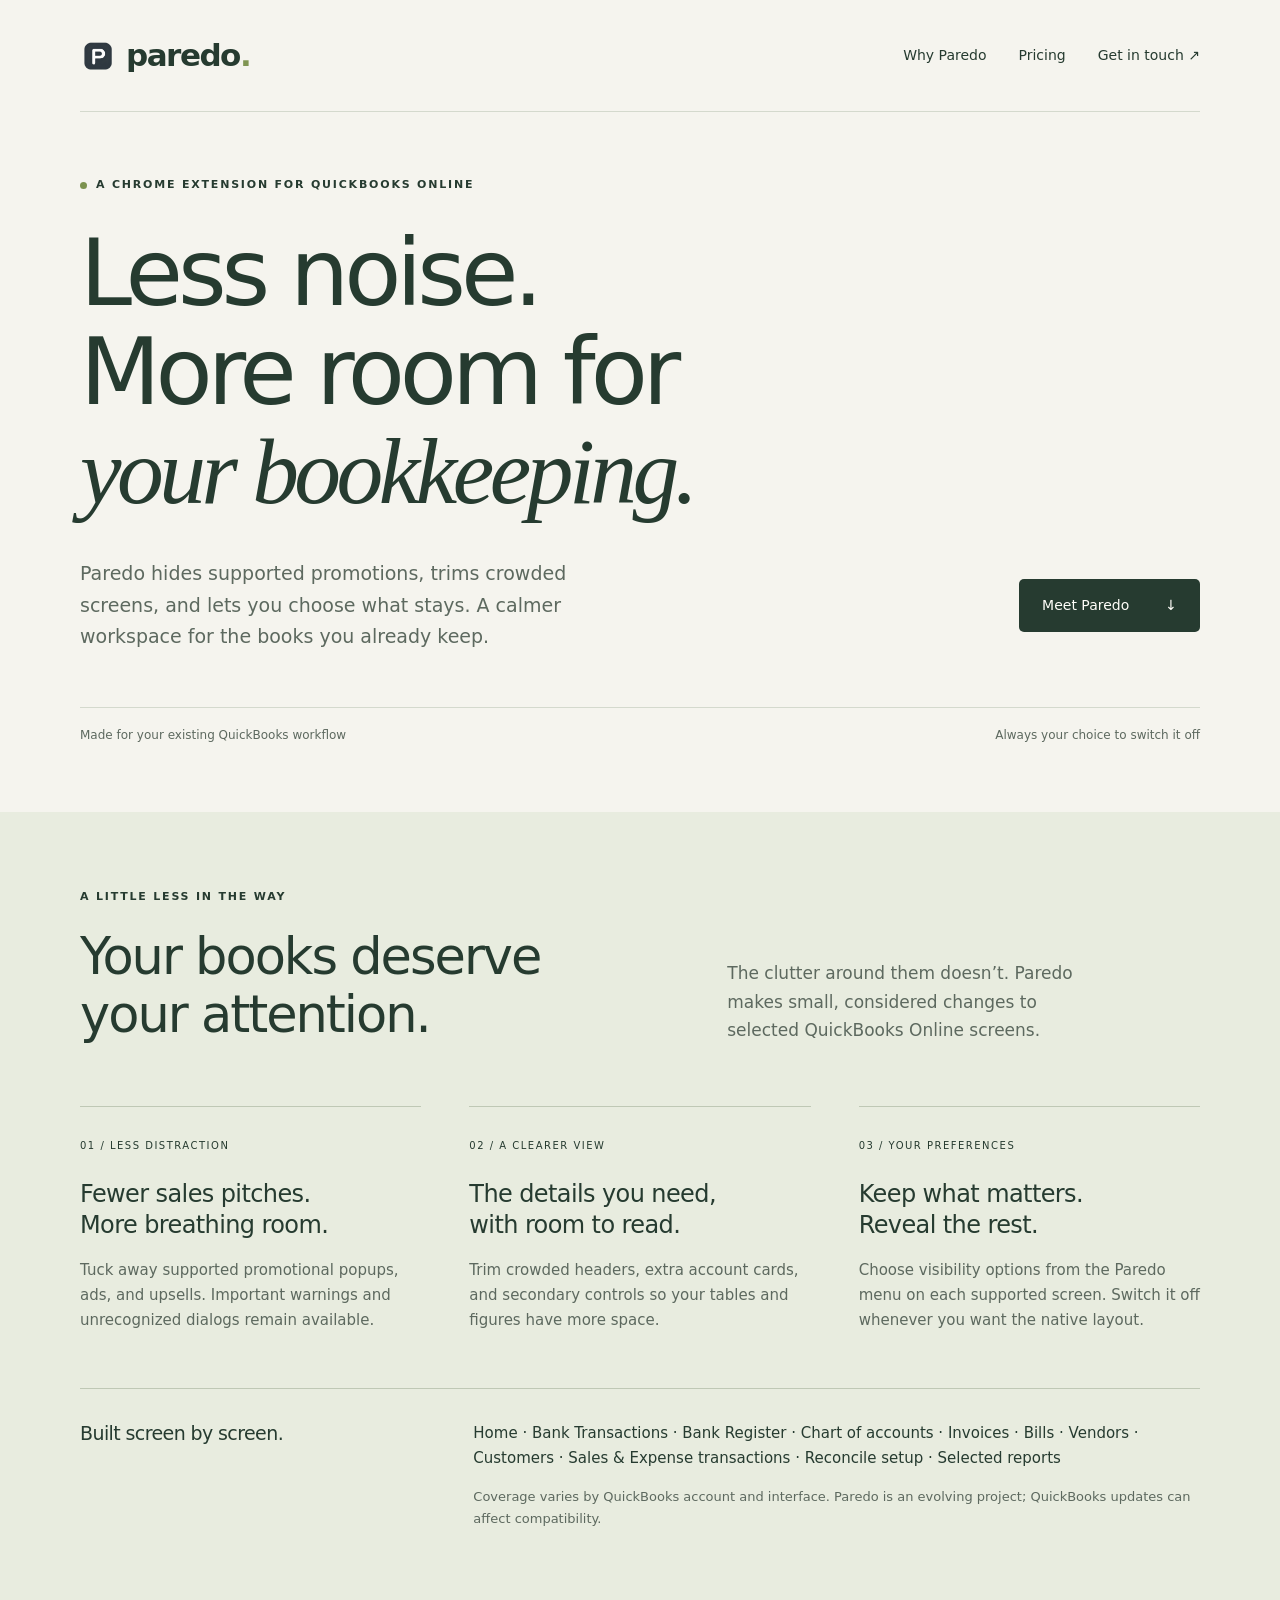
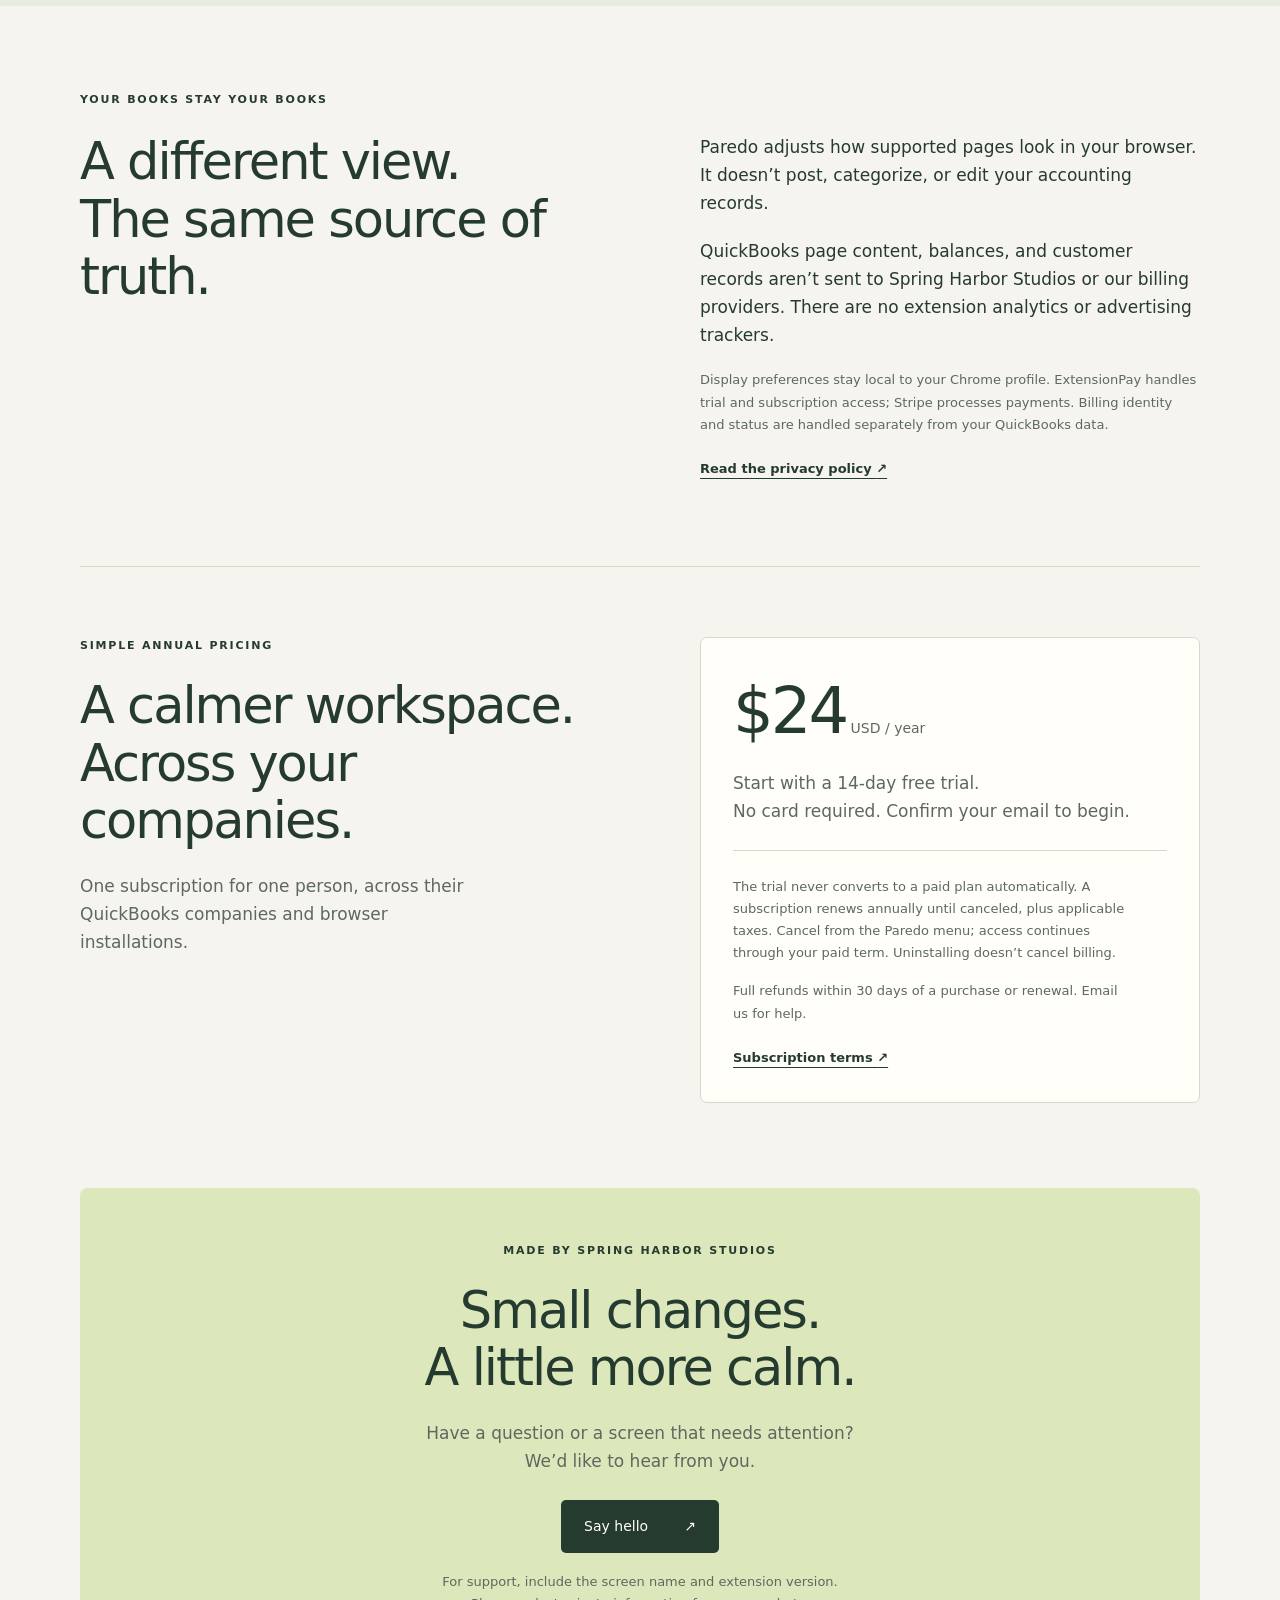
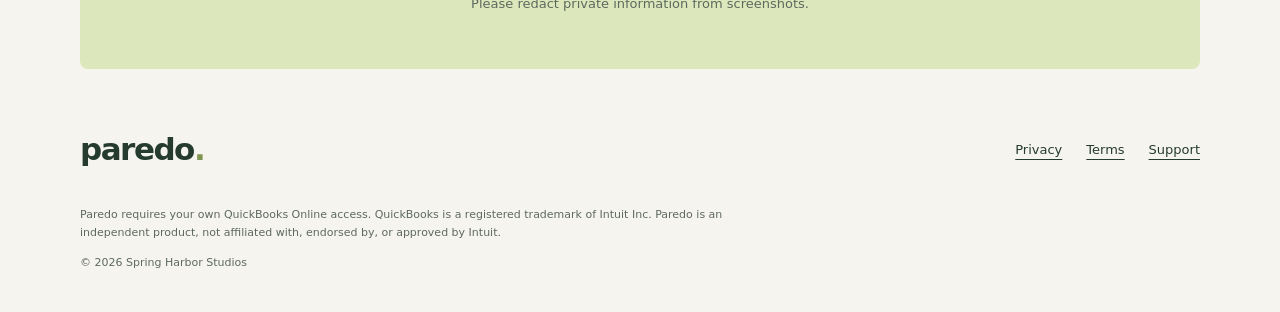
<file: public/index.html>
<!doctype html>
<html lang="en">
<head>
<meta charset="utf-8">
<meta name="viewport" content="width=device-width, initial-scale=1">
<meta name="description" content="Paredo reduces clutter, hides supported promotions, and lets you personalize selected QuickBooks Online screens.">
<meta name="theme-color" content="#f5f4ee">
<title>Paredo — A calmer QuickBooks workspace</title>
<link rel="icon" href="assets/icon.png">
<link rel="stylesheet" href="style.css">
</head>
<body>
<a class="skip" href="#main">Skip to content</a>
<header class="wrap header">
<a class="brand" href="./" aria-label="Paredo home"><img src="assets/icon.png" width="36" height="36" alt="">paredo<span class="brand-dot">.</span></a>
<nav aria-label="Main navigation"><a href="#experience">Why Paredo</a><a href="#pricing">Pricing</a><a href="mailto:support@springharborstudios.com">Get in touch <span aria-hidden="true">↗</span></a></nav>
</header>
<main id="main">
<section class="wrap hero">
<p class="eyebrow"><span class="status-dot"></span> A Chrome extension for QuickBooks Online</p>
<h1>Less noise.<br>More room for<br><em>your bookkeeping.</em></h1>
<div class="hero-bottom"><p>Paredo hides supported promotions, trims crowded screens, and lets you choose what stays. A calmer workspace for the books you already keep.</p><a class="button" href="#experience">Meet Paredo <span aria-hidden="true">↓</span></a></div>
<div class="hero-foot"><span>Made for your existing QuickBooks workflow</span><span>Always your choice to switch it off</span></div>
</section>
<section class="experience" id="experience">
<div class="wrap"><div class="section-heading"><p class="eyebrow">A little less in the way</p><h2>Your books deserve<br>your attention.</h2><p>The clutter around them doesn’t. Paredo makes small, considered changes to selected QuickBooks Online screens.</p></div>
<div class="features">
<article><span class="number">01 / LESS DISTRACTION</span><h3>Fewer sales pitches.<br>More breathing room.</h3><p>Tuck away supported promotional popups, ads, and upsells. Important warnings and unrecognized dialogs remain available.</p></article>
<article><span class="number">02 / A CLEARER VIEW</span><h3>The details you need,<br>with room to read.</h3><p>Trim crowded headers, extra account cards, and secondary controls so your tables and figures have more space.</p></article>
<article><span class="number">03 / YOUR PREFERENCES</span><h3>Keep what matters.<br>Reveal the rest.</h3><p>Choose visibility options from the Paredo menu on each supported screen. Switch it off whenever you want the native layout.</p></article>
</div>
<div class="coverage"><h3>Built screen by screen.</h3><div><p>Home · Bank Transactions · Bank Register · Chart of accounts · Invoices · Bills · Vendors · Customers · Sales &amp; Expense transactions · Reconcile setup · Selected reports</p><p class="small">Coverage varies by QuickBooks account and interface. Paredo is an evolving project; QuickBooks updates can affect compatibility.</p></div></div>
</div>
</section>
<section class="wrap trust"><p class="eyebrow">Your books stay your books</p><h2>A different view.<br>The same source of truth.</h2><div><p>Paredo adjusts how supported pages look in your browser. It doesn’t post, categorize, or edit your accounting records.</p><p>QuickBooks page content, balances, and customer records aren’t sent to Spring Harbor Studios or our billing providers. There are no extension analytics or advertising trackers.</p><p class="small">Display preferences stay local to your Chrome profile. ExtensionPay handles trial and subscription access; Stripe processes payments. Billing identity and status are handled separately from your QuickBooks data.</p><a class="text-link" href="https://springharborstudios.com/paredo/privacy/">Read the privacy policy <span aria-hidden="true">↗</span></a></div></section>
<section class="wrap pricing" id="pricing"><div><p class="eyebrow">Simple annual pricing</p><h2>A calmer workspace.<br>Across your companies.</h2><p>One subscription for one person, across their QuickBooks companies and browser installations.</p></div><div class="price-box"><p class="price">$24<span> USD / year</span></p><p>Start with a 14-day free trial.<br>No card required. Confirm your email to begin.</p><hr><p class="small">The trial never converts to a paid plan automatically. A subscription renews annually until canceled, plus applicable taxes. Cancel from the Paredo menu; access continues through your paid term. Uninstalling doesn’t cancel billing.</p><p class="small">Full refunds within 30 days of a purchase or renewal. Email us for help.</p><a class="text-link" href="https://springharborstudios.com/paredo/terms/">Subscription terms <span aria-hidden="true">↗</span></a></div></section>
<section class="wrap closing"><p class="eyebrow">Made by Spring Harbor Studios</p><h2>Small changes.<br>A little more calm.</h2><p>Have a question or a screen that needs attention?<br>We’d like to hear from you.</p><a class="button" href="mailto:support@springharborstudios.com">Say hello <span aria-hidden="true">↗</span></a><p class="small">For support, include the screen name and extension version.<br>Please redact private information from screenshots.</p></section>
</main>
<footer class="wrap"><div class="footer-top"><a class="brand" href="./">paredo<span class="brand-dot">.</span></a><div><a href="https://springharborstudios.com/paredo/privacy/">Privacy</a><a href="https://springharborstudios.com/paredo/terms/">Terms</a><a href="https://springharborstudios.com/paredo/support/">Support</a></div></div><p>Paredo requires your own QuickBooks Online access. QuickBooks is a registered trademark of Intuit Inc. Paredo is an independent product, not affiliated with, endorsed by, or approved by Intuit.</p><p>© 2026 Spring Harbor Studios</p></footer>
</body>
</html>
</file>
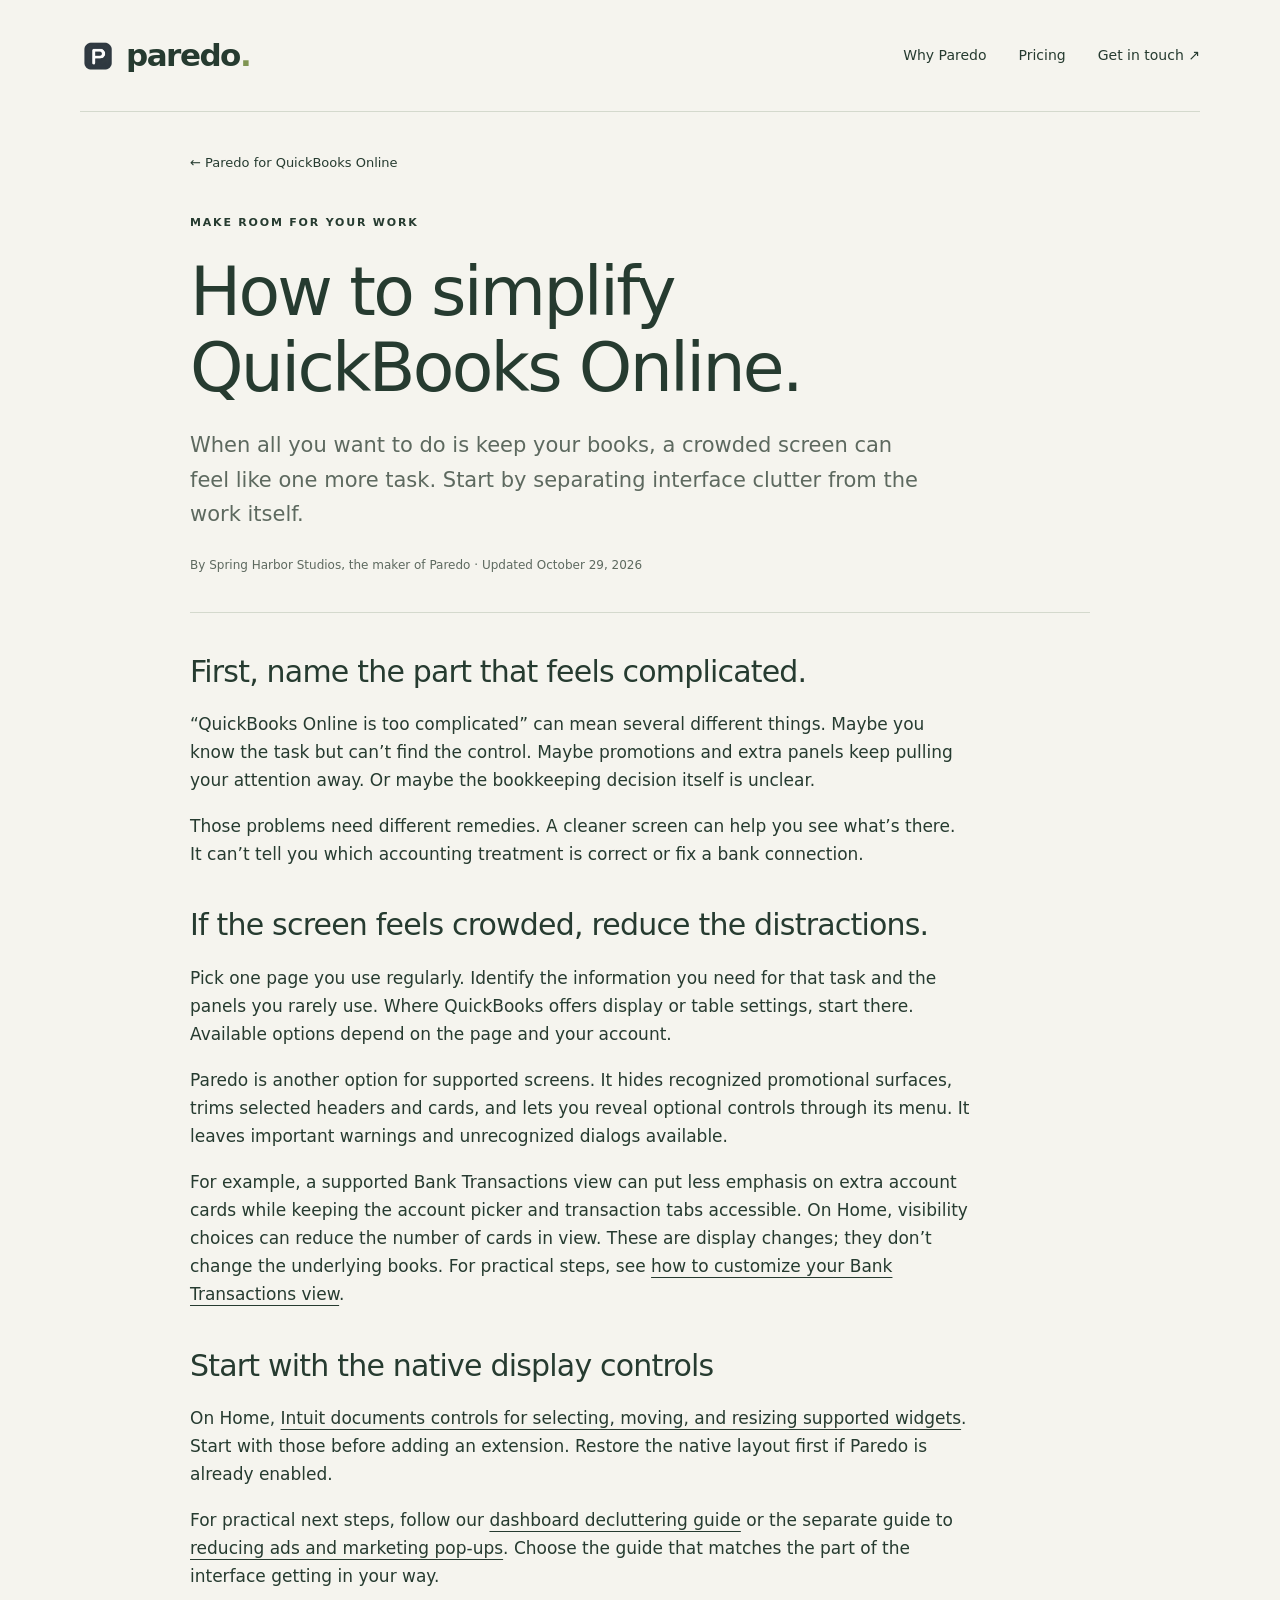
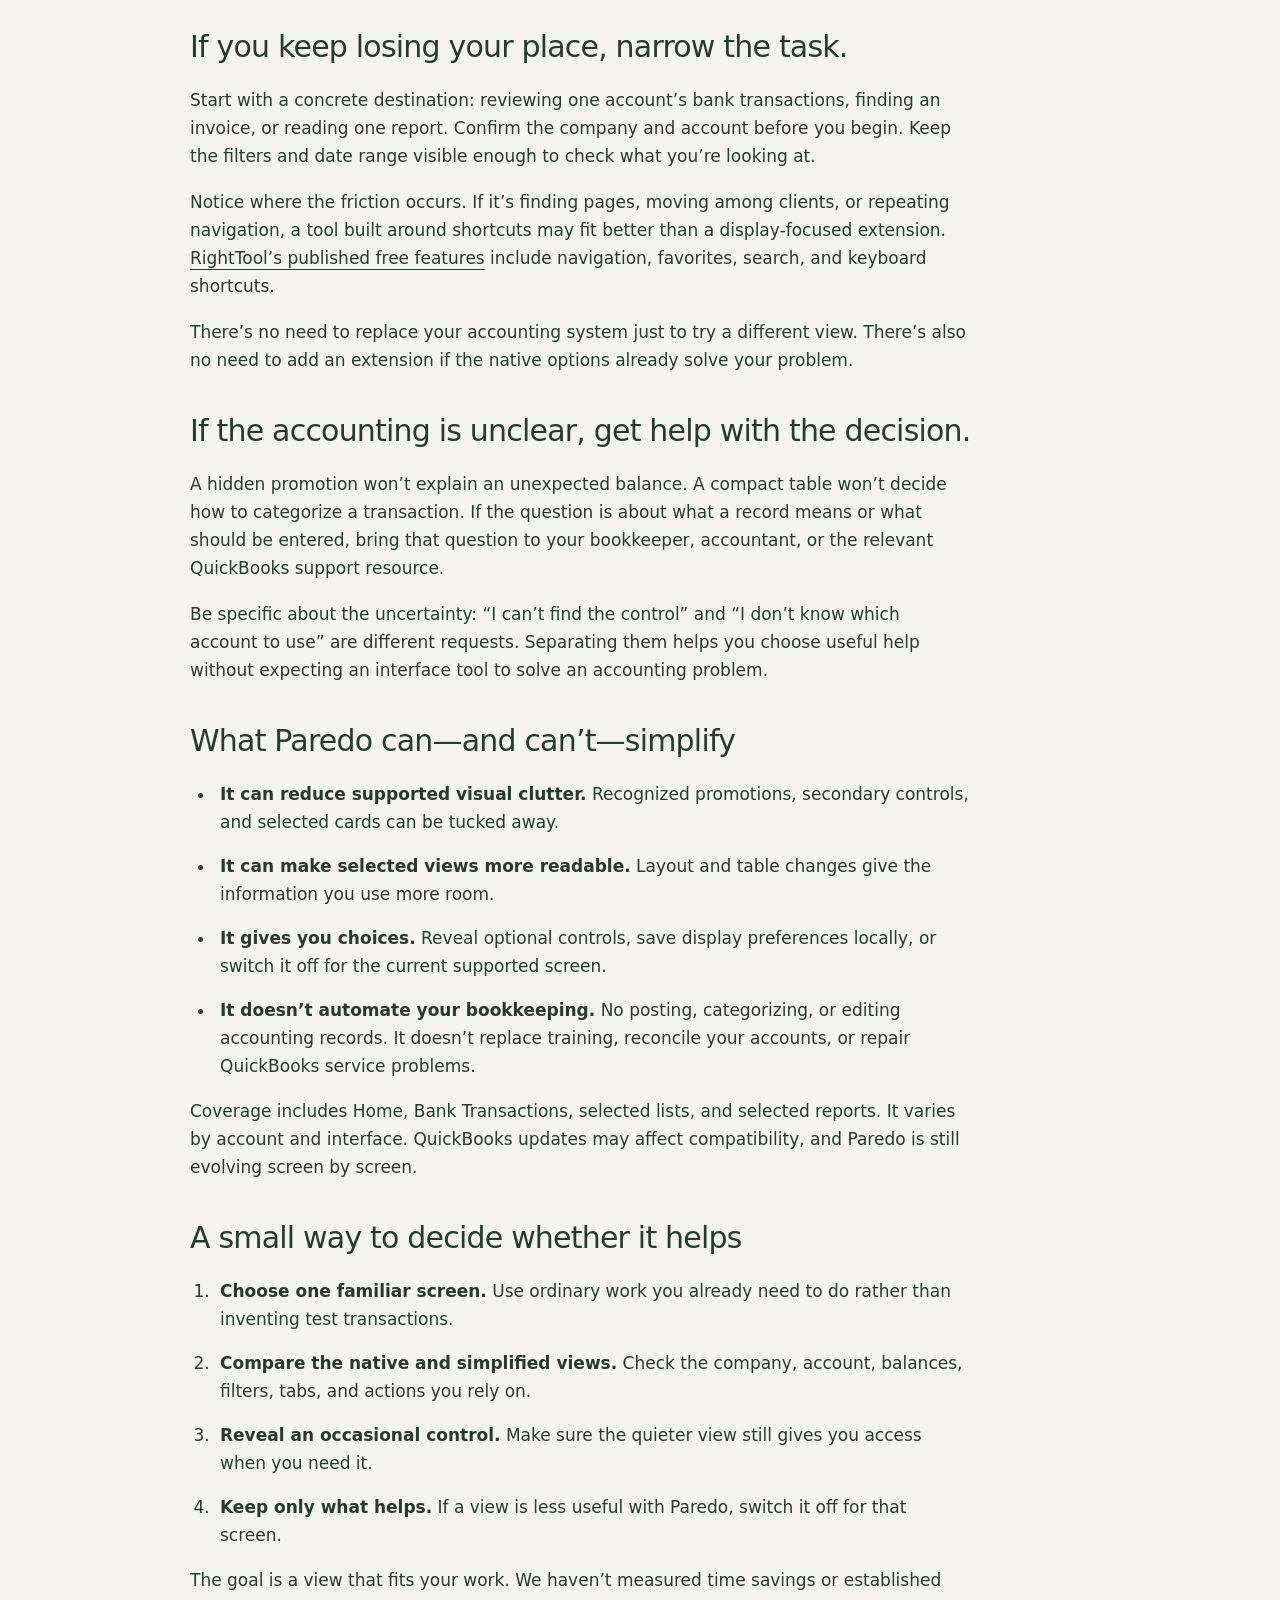
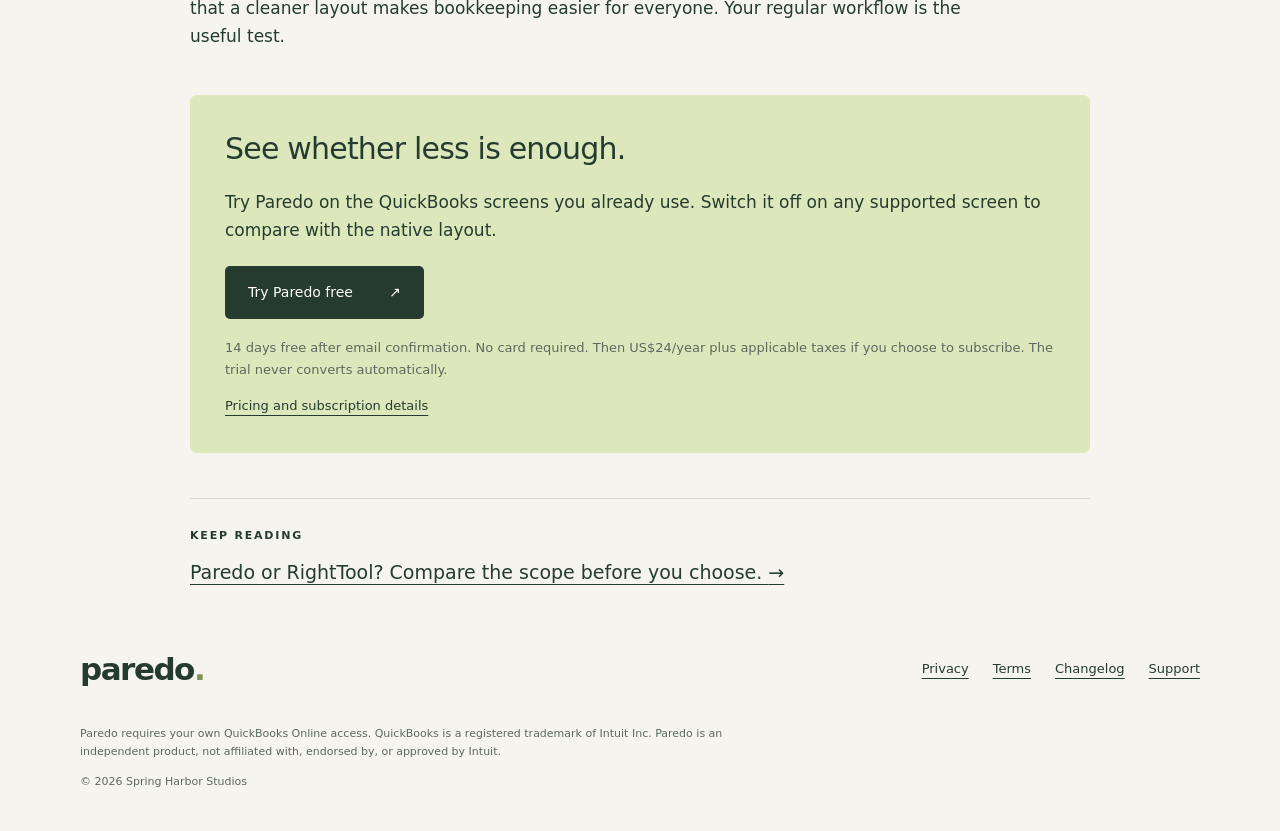
<file: quickbooks-online-too-complicated/index.html>
<!doctype html>
<html lang="en">
<head>
<!-- Google tag (gtag.js) -->
<script async src="https://www.googletagmanager.com/gtag/js?id=G-GZ1MDJ3MHT"></script>
<script>
  window.dataLayer = window.dataLayer || [];
  function gtag(){dataLayer.push(arguments);}
  gtag('js', new Date());

  gtag('config', 'G-GZ1MDJ3MHT');
</script>

<meta charset="utf-8">
<meta name="viewport" content="width=device-width, initial-scale=1">
<title>How to simplify QuickBooks Online: start with the screen | Paredo</title>
<meta name="description" content="Simplify QuickBooks Online by reducing visual clutter, choosing a focused Home view, and separating interface friction from accounting questions.">
<meta name="theme-color" content="#f5f4ee">
<link rel="canonical" href="https://getparedo.app/quickbooks-online-too-complicated/">
<meta property="og:type" content="article">
<meta property="og:title" content="How to simplify QuickBooks Online: start with the screen">
<meta property="og:description" content="Simplify QuickBooks Online by reducing visual clutter, choosing a focused Home view, and separating interface friction from accounting questions.">
<meta property="og:url" content="https://getparedo.app/quickbooks-online-too-complicated/">
<link rel="icon" href="../assets/icon.png">
<link rel="stylesheet" href="../style.css">
<link rel="stylesheet" href="../articles.css">
</head>
<body>
<a class="skip" href="#main">Skip to content</a>
<header class="wrap header">
<a class="brand" href="../" aria-label="Paredo home"><img src="../assets/icon.png" width="36" height="36" alt="">paredo<span class="brand-dot">.</span></a>
<nav aria-label="Main navigation"><a href="../#experience">Why Paredo</a><a href="../#pricing">Pricing</a><a href="mailto:support@springharborstudios.com">Get in touch <span aria-hidden="true">↗</span></a></nav>
</header>
<main id="main" class="wrap article">
<article>
<header class="article-header"><a class="back-link" href="../">← Paredo for QuickBooks Online</a><p class="eyebrow">Make room for your work</p><h1>How to simplify<br>QuickBooks Online.</h1><p class="article-lead">When all you want to do is keep your books, a crowded screen can feel like one more task. Start by separating interface clutter from the work itself.</p><p class="article-byline">By Spring Harbor Studios, the maker of Paredo · Updated October 29, 2026</p></header>
<section>
<h2>First, name the part that feels complicated.</h2>
<p>“QuickBooks Online is too complicated” can mean several different things. Maybe you know the task but can’t find the control. Maybe promotions and extra panels keep pulling your attention away. Or maybe the bookkeeping decision itself is unclear.</p>
<p>Those problems need different remedies. A cleaner screen can help you see what’s there. It can’t tell you which accounting treatment is correct or fix a bank connection.</p>
</section>
<section>
<h2>If the screen feels crowded, reduce the distractions.</h2>
<p>Pick one page you use regularly. Identify the information you need for that task and the panels you rarely use. Where QuickBooks offers display or table settings, start there. Available options depend on the page and your account.</p>
<p>Paredo is another option for supported screens. It hides recognized promotional surfaces, trims selected headers and cards, and lets you reveal optional controls through its menu. It leaves important warnings and unrecognized dialogs available.</p>
<p>For example, a supported Bank Transactions view can put less emphasis on extra account cards while keeping the account picker and transaction tabs accessible. On Home, visibility choices can reduce the number of cards in view. These are display changes; they don’t change the underlying books. For practical steps, see <a href="../customize-quickbooks-bank-transactions/">how to customize your Bank Transactions view</a>.</p>
</section>
<section><h2>Start with the native display controls</h2><p>On Home, <a href="https://quickbooks.intuit.com/learn-support/en-us/help-article/product-setup/customize-home-page-quickbooks-online/L0ryPsyjD_US_en_US">Intuit documents controls for selecting, moving, and resizing supported widgets</a>. Start with those before adding an extension. Restore the native layout first if Paredo is already enabled.</p><p>For practical next steps, follow our <a href="../declutter-quickbooks-online-dashboard/">dashboard decluttering guide</a> or the separate guide to <a href="../hide-quickbooks-online-ads/">reducing ads and marketing pop-ups</a>. Choose the guide that matches the part of the interface getting in your way.</p></section>
<section>
<h2>If you keep losing your place, narrow the task.</h2>
<p>Start with a concrete destination: reviewing one account’s bank transactions, finding an invoice, or reading one report. Confirm the company and account before you begin. Keep the filters and date range visible enough to check what you’re looking at.</p>
<p>Notice where the friction occurs. If it’s finding pages, moving among clients, or repeating navigation, a tool built around shortcuts may fit better than a display-focused extension. <a href="https://righttool.app/free-vs-pro-features/">RightTool’s published free features</a> include navigation, favorites, search, and keyboard shortcuts.</p>
<p>There’s no need to replace your accounting system just to try a different view. There’s also no need to add an extension if the native options already solve your problem.</p>
</section>
<section>
<h2>If the accounting is unclear, get help with the decision.</h2>
<p>A hidden promotion won’t explain an unexpected balance. A compact table won’t decide how to categorize a transaction. If the question is about what a record means or what should be entered, bring that question to your bookkeeper, accountant, or the relevant QuickBooks support resource.</p>
<p>Be specific about the uncertainty: “I can’t find the control” and “I don’t know which account to use” are different requests. Separating them helps you choose useful help without expecting an interface tool to solve an accounting problem.</p>
</section>
<section>
<h2>What Paredo can—and can’t—simplify</h2>
<ul class="article-list"><li><strong>It can reduce supported visual clutter.</strong> Recognized promotions, secondary controls, and selected cards can be tucked away.</li><li><strong>It can make selected views more readable.</strong> Layout and table changes give the information you use more room.</li><li><strong>It gives you choices.</strong> Reveal optional controls, save display preferences locally, or switch it off for the current supported screen.</li><li><strong>It doesn’t automate your bookkeeping.</strong> No posting, categorizing, or editing accounting records. It doesn’t replace training, reconcile your accounts, or repair QuickBooks service problems.</li></ul>
<p>Coverage includes Home, Bank Transactions, selected lists, and selected reports. It varies by account and interface. QuickBooks updates may affect compatibility, and Paredo is still evolving screen by screen.</p>
</section>
<section>
<h2>A small way to decide whether it helps</h2>
<ol class="article-list"><li><strong>Choose one familiar screen.</strong> Use ordinary work you already need to do rather than inventing test transactions.</li><li><strong>Compare the native and simplified views.</strong> Check the company, account, balances, filters, tabs, and actions you rely on.</li><li><strong>Reveal an occasional control.</strong> Make sure the quieter view still gives you access when you need it.</li><li><strong>Keep only what helps.</strong> If a view is less useful with Paredo, switch it off for that screen.</li></ol>
<p>The goal is a view that fits your work. We haven’t measured time savings or established that a cleaner layout makes bookkeeping easier for everyone. Your regular workflow is the useful test.</p>
</section>
<aside class="article-cta" aria-label="Try Paredo"><h2>See whether less is enough.</h2><p>Try Paredo on the QuickBooks screens you already use. Switch it off on any supported screen to compare with the native layout.</p><a class="button" href="https://chromewebstore.google.com/detail/paredo-for-quickbooks-onl/edfmgjiomglckbgdeckoifindgncdonn">Try Paredo free <span aria-hidden="true">↗</span></a><p class="small">14 days free after email confirmation. No card required. Then US$24/year plus applicable taxes if you choose to subscribe. The trial never converts automatically.</p><a href="../#pricing">Pricing and subscription details</a></aside>
<nav class="related-reading" aria-label="Related reading"><p class="eyebrow">Keep reading</p><a href="../righttool-alternative/">Paredo or RightTool? Compare the scope before you choose. <span aria-hidden="true">→</span></a></nav>
</article>
</main>
<footer class="wrap"><div class="footer-top"><a class="brand" href="../">paredo<span class="brand-dot">.</span></a><div><a href="../privacy/">Privacy</a><a href="../terms/">Terms</a><a href="../changelog/">Changelog</a><a href="../support/">Support</a></div></div><p>Paredo requires your own QuickBooks Online access. QuickBooks is a registered trademark of Intuit Inc. Paredo is an independent product, not affiliated with, endorsed by, or approved by Intuit.</p><p>© 2026 Spring Harbor Studios</p></footer>

</body>
</html>
</file>
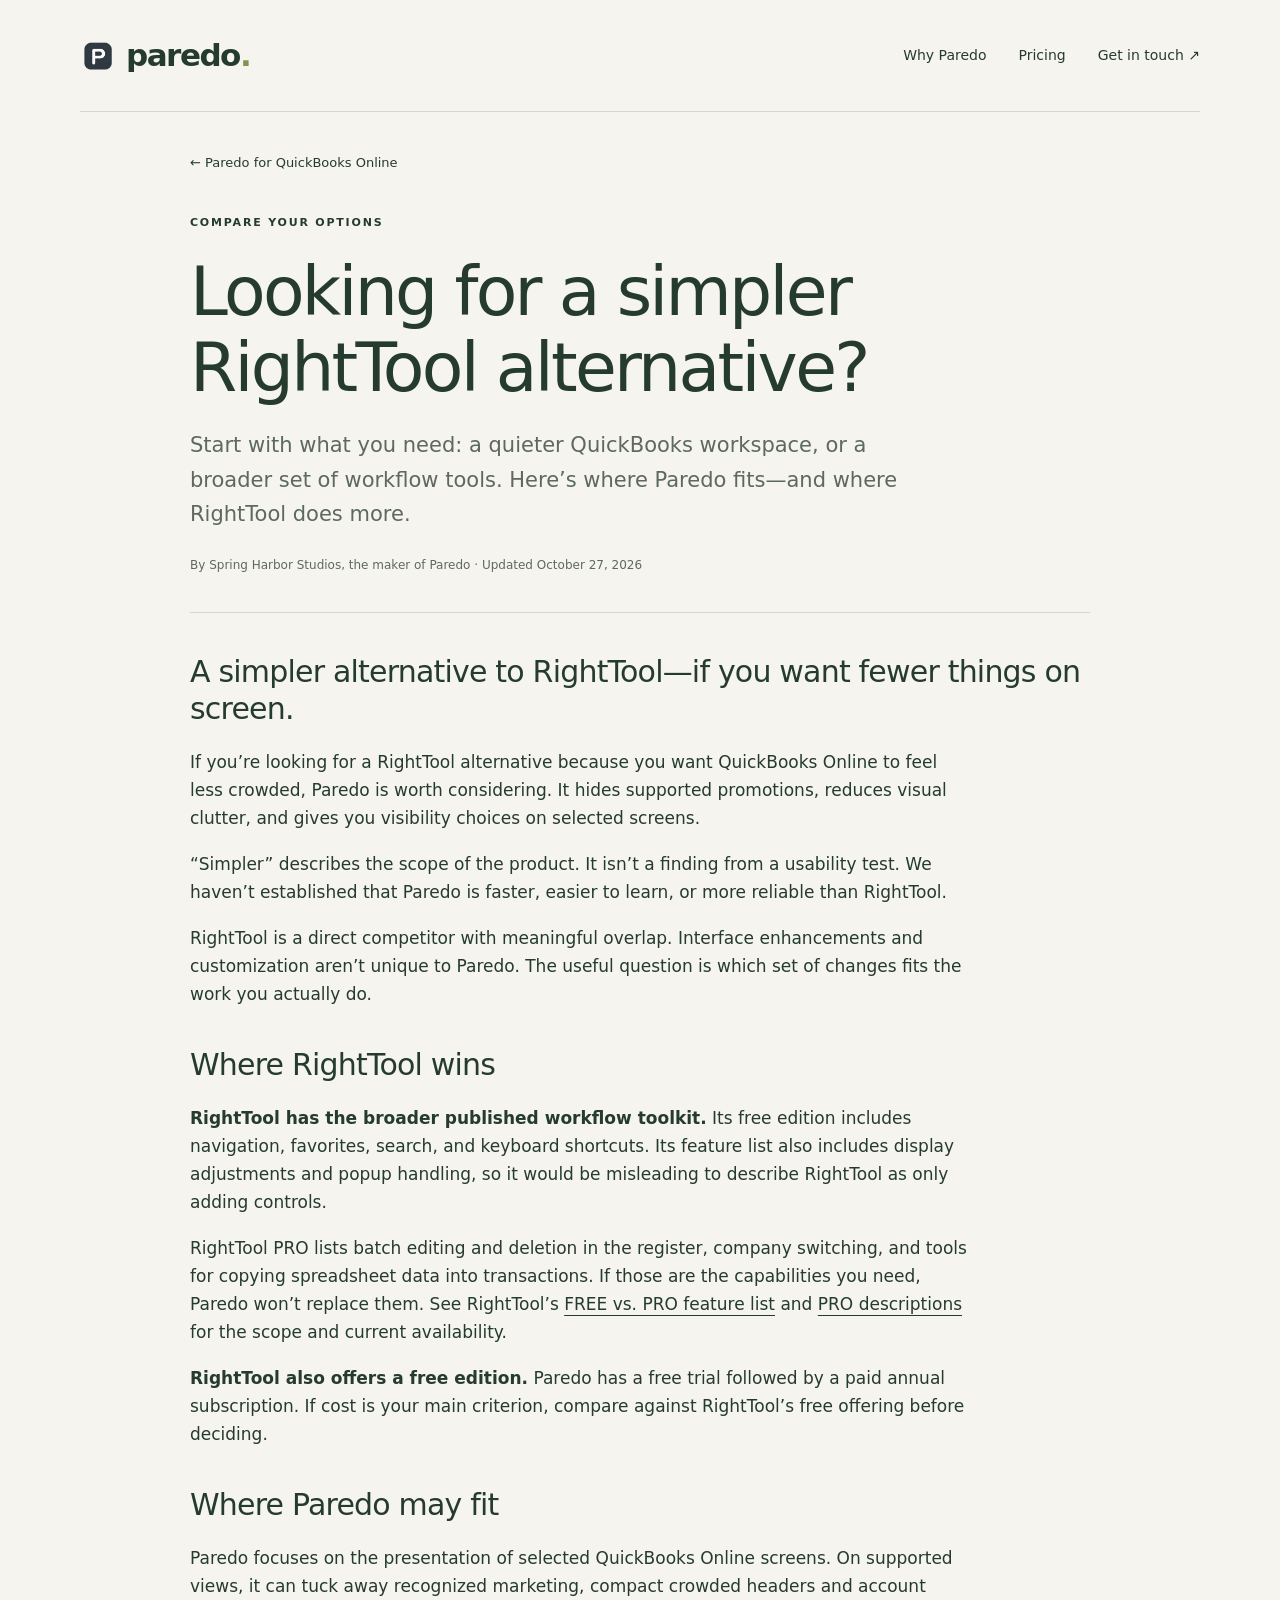
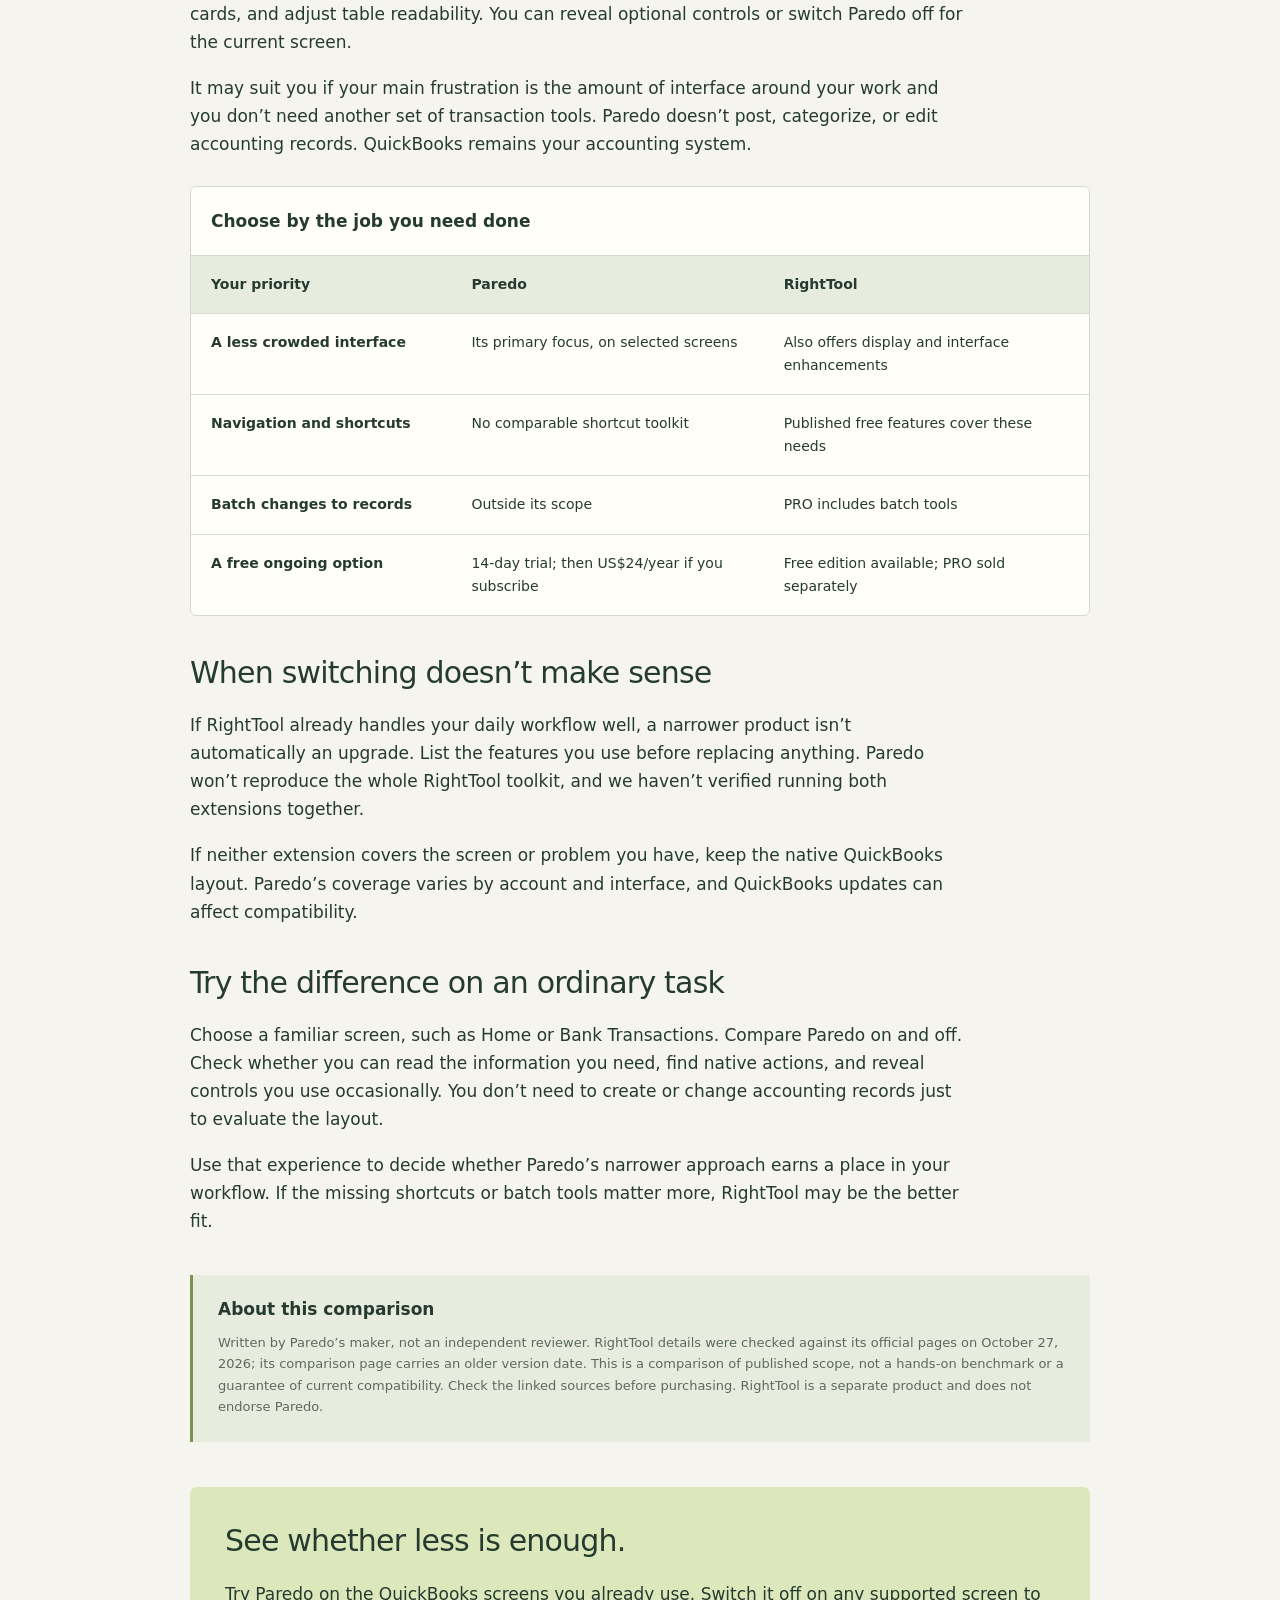
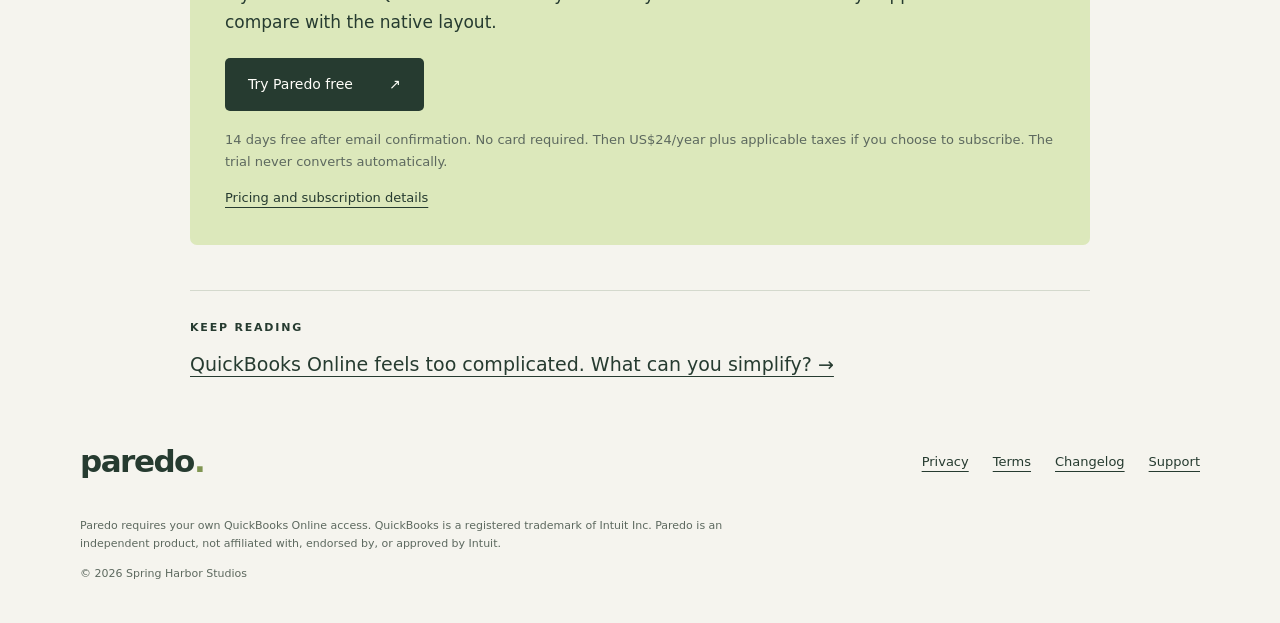
<file: righttool-alternative/index.html>
<!doctype html>
<html lang="en">
<head>
<!-- Google tag (gtag.js) -->
<script async src="https://www.googletagmanager.com/gtag/js?id=G-GZ1MDJ3MHT"></script>
<script>
  window.dataLayer = window.dataLayer || [];
  function gtag(){dataLayer.push(arguments);}
  gtag('js', new Date());

  gtag('config', 'G-GZ1MDJ3MHT');
</script>

<meta charset="utf-8">
<meta name="viewport" content="width=device-width, initial-scale=1">
<title>A simpler RightTool alternative for QuickBooks Online | Paredo</title>
<meta name="description" content="Considering a RightTool alternative? Compare Paredo’s narrower interface focus with RightTool’s free features and broader PRO workflow tools.">
<meta name="theme-color" content="#f5f4ee">
<link rel="canonical" href="https://getparedo.app/righttool-alternative/">
<meta property="og:type" content="article">
<meta property="og:title" content="A simpler RightTool alternative for QuickBooks Online">
<meta property="og:description" content="Considering a RightTool alternative? Compare Paredo’s narrower interface focus with RightTool’s free features and broader PRO workflow tools.">
<meta property="og:url" content="https://getparedo.app/righttool-alternative/">
<link rel="icon" href="../assets/icon.png">
<link rel="stylesheet" href="../style.css">
<link rel="stylesheet" href="../articles.css">
</head>
<body>
<a class="skip" href="#main">Skip to content</a>
<header class="wrap header">
<a class="brand" href="../" aria-label="Paredo home"><img src="../assets/icon.png" width="36" height="36" alt="">paredo<span class="brand-dot">.</span></a>
<nav aria-label="Main navigation"><a href="../#experience">Why Paredo</a><a href="../#pricing">Pricing</a><a href="mailto:support@springharborstudios.com">Get in touch <span aria-hidden="true">↗</span></a></nav>
</header>
<main id="main" class="wrap article">
<article>
<header class="article-header"><a class="back-link" href="../">← Paredo for QuickBooks Online</a><p class="eyebrow">Compare your options</p><h1>Looking for a simpler<br>RightTool alternative?</h1><p class="article-lead">Start with what you need: a quieter QuickBooks workspace, or a broader set of workflow tools. Here’s where Paredo fits—and where RightTool does more.</p><p class="article-byline">By Spring Harbor Studios, the maker of Paredo · Updated October 27, 2026</p></header>
<section>
<h2>A simpler alternative to RightTool—if you want fewer things on screen.</h2>
<p>If you’re looking for a RightTool alternative because you want QuickBooks Online to feel less crowded, Paredo is worth considering. It hides supported promotions, reduces visual clutter, and gives you visibility choices on selected screens.</p>
<p>“Simpler” describes the scope of the product. It isn’t a finding from a usability test. We haven’t established that Paredo is faster, easier to learn, or more reliable than RightTool.</p>
<p>RightTool is a direct competitor with meaningful overlap. Interface enhancements and customization aren’t unique to Paredo. The useful question is which set of changes fits the work you actually do.</p>
</section>
<section>
<h2>Where RightTool wins</h2>
<p><strong>RightTool has the broader published workflow toolkit.</strong> Its free edition includes navigation, favorites, search, and keyboard shortcuts. Its feature list also includes display adjustments and popup handling, so it would be misleading to describe RightTool as only adding controls.</p>
<p>RightTool PRO lists batch editing and deletion in the register, company switching, and tools for copying spreadsheet data into transactions. If those are the capabilities you need, Paredo won’t replace them. See RightTool’s <a href="https://righttool.app/free-vs-pro-features/">FREE vs. PRO feature list</a> and <a href="https://righttool.app/pro/">PRO descriptions</a> for the scope and current availability.</p>
<p><strong>RightTool also offers a free edition.</strong> Paredo has a free trial followed by a paid annual subscription. If cost is your main criterion, compare against RightTool’s free offering before deciding.</p>
</section>
<section>
<h2>Where Paredo may fit</h2>
<p>Paredo focuses on the presentation of selected QuickBooks Online screens. On supported views, it can tuck away recognized marketing, compact crowded headers and account cards, and adjust table readability. You can reveal optional controls or switch Paredo off for the current screen.</p>
<p>It may suit you if your main frustration is the amount of interface around your work and you don’t need another set of transaction tools. Paredo doesn’t post, categorize, or edit accounting records. QuickBooks remains your accounting system.</p>
<div class="comparison-scroll" role="region" aria-label="Paredo and RightTool comparison" tabindex="0">
<table><caption>Choose by the job you need done</caption><thead><tr><th scope="col">Your priority</th><th scope="col">Paredo</th><th scope="col">RightTool</th></tr></thead><tbody>
<tr><th scope="row">A less crowded interface</th><td>Its primary focus, on selected screens</td><td>Also offers display and interface enhancements</td></tr>
<tr><th scope="row">Navigation and shortcuts</th><td>No comparable shortcut toolkit</td><td>Published free features cover these needs</td></tr>
<tr><th scope="row">Batch changes to records</th><td>Outside its scope</td><td>PRO includes batch tools</td></tr>
<tr><th scope="row">A free ongoing option</th><td>14-day trial; then US$24/year if you subscribe</td><td>Free edition available; PRO sold separately</td></tr>
</tbody></table></div>
</section>
<section>
<h2>When switching doesn’t make sense</h2>
<p>If RightTool already handles your daily workflow well, a narrower product isn’t automatically an upgrade. List the features you use before replacing anything. Paredo won’t reproduce the whole RightTool toolkit, and we haven’t verified running both extensions together.</p>
<p>If neither extension covers the screen or problem you have, keep the native QuickBooks layout. Paredo’s coverage varies by account and interface, and QuickBooks updates can affect compatibility.</p>
</section>
<section>
<h2>Try the difference on an ordinary task</h2>
<p>Choose a familiar screen, such as Home or Bank Transactions. Compare Paredo on and off. Check whether you can read the information you need, find native actions, and reveal controls you use occasionally. You don’t need to create or change accounting records just to evaluate the layout.</p>
<p>Use that experience to decide whether Paredo’s narrower approach earns a place in your workflow. If the missing shortcuts or batch tools matter more, RightTool may be the better fit.</p>
</section>
<aside class="source-note"><h2>About this comparison</h2><p>Written by Paredo’s maker, not an independent reviewer. RightTool details were checked against its official pages on October 27, 2026; its comparison page carries an older version date. This is a comparison of published scope, not a hands-on benchmark or a guarantee of current compatibility. Check the linked sources before purchasing. RightTool is a separate product and does not endorse Paredo.</p></aside>
<aside class="article-cta" aria-label="Try Paredo"><h2>See whether less is enough.</h2><p>Try Paredo on the QuickBooks screens you already use. Switch it off on any supported screen to compare with the native layout.</p><a class="button" href="https://chromewebstore.google.com/detail/paredo-for-quickbooks-onl/edfmgjiomglckbgdeckoifindgncdonn">Try Paredo free <span aria-hidden="true">↗</span></a><p class="small">14 days free after email confirmation. No card required. Then US$24/year plus applicable taxes if you choose to subscribe. The trial never converts automatically.</p><a href="../#pricing">Pricing and subscription details</a></aside>
<nav class="related-reading" aria-label="Related reading"><p class="eyebrow">Keep reading</p><a href="../quickbooks-online-too-complicated/">QuickBooks Online feels too complicated. What can you simplify? <span aria-hidden="true">→</span></a></nav>
</article>
</main>
<footer class="wrap"><div class="footer-top"><a class="brand" href="../">paredo<span class="brand-dot">.</span></a><div><a href="../privacy/">Privacy</a><a href="../terms/">Terms</a><a href="../changelog/">Changelog</a><a href="../support/">Support</a></div></div><p>Paredo requires your own QuickBooks Online access. QuickBooks is a registered trademark of Intuit Inc. Paredo is an independent product, not affiliated with, endorsed by, or approved by Intuit.</p><p>© 2026 Spring Harbor Studios</p></footer>

</body>
</html>
</file>
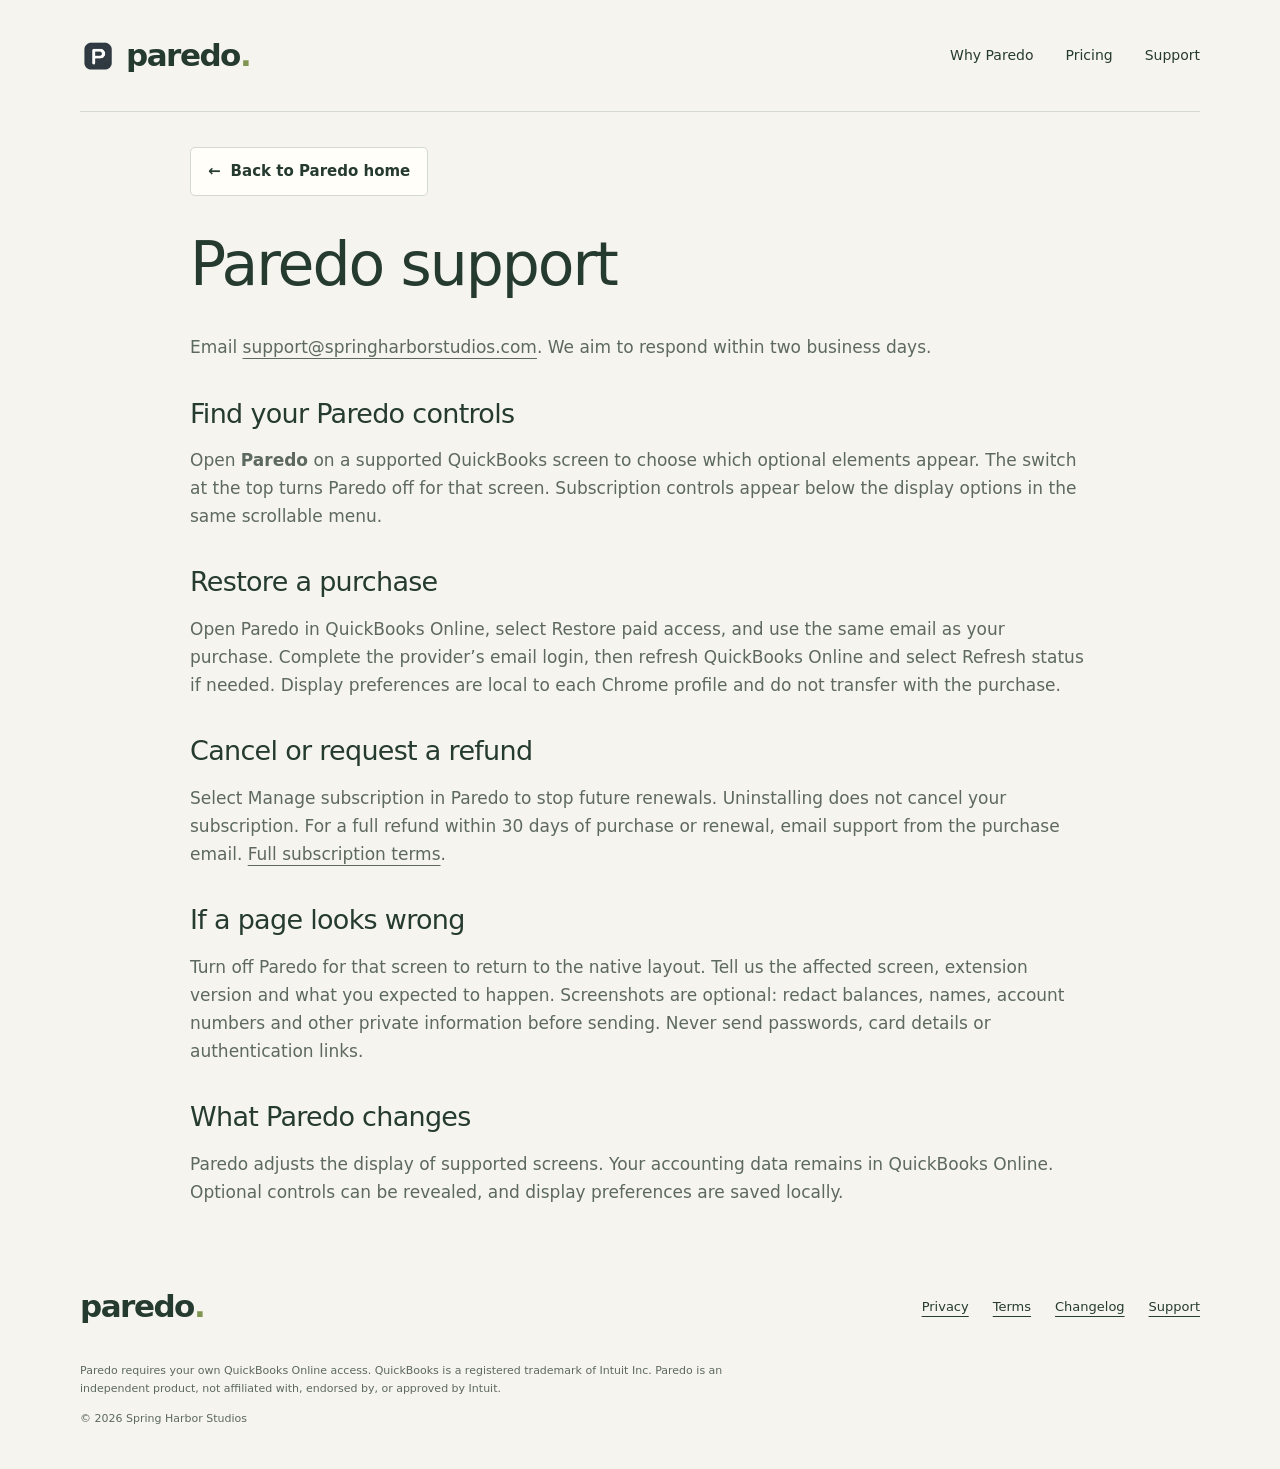
<file: support/index.html>
<!doctype html>
<html lang="en"><head>
<!-- Google tag (gtag.js) -->
<script async src="https://www.googletagmanager.com/gtag/js?id=G-GZ1MDJ3MHT"></script>
<script>
  window.dataLayer = window.dataLayer || [];
  function gtag(){dataLayer.push(arguments);}
  gtag('js', new Date());

  gtag('config', 'G-GZ1MDJ3MHT');
</script>
<meta charset="utf-8"><meta name="viewport" content="width=device-width, initial-scale=1"><title>Support | Paredo</title><meta name="description" content="Contact Paredo support, restore paid access, cancel a subscription, request a refund, or report a display problem."><link rel="canonical" href="https://getparedo.app/support/"><link rel="icon" href="../assets/icon.png"><link rel="stylesheet" href="../style.css"><link rel="stylesheet" href="../articles.css"></head><body><a class="skip" href="#main">Skip to content</a><header class="wrap header"><a class="brand" href="../" aria-label="Paredo home"><img src="../assets/icon.png" width="36" height="36" alt="">paredo<span class="brand-dot">.</span></a><nav aria-label="Main navigation"><a href="../#experience">Why Paredo</a><a href="../#pricing">Pricing</a><a href="../support/">Support</a></nav></header><main id="main" class="wrap article policy"><a class="home-return" href="../"><span aria-hidden="true">←</span> Back to Paredo home</a><h1>Paredo support</h1><p>Email <a href="mailto:support@springharborstudios.com">support@springharborstudios.com</a>. We aim to respond within two business days.</p><h2>Find your Paredo controls</h2><p>Open <strong>Paredo</strong> on a supported QuickBooks screen to choose which optional elements appear. The switch at the top turns Paredo off for that screen. Subscription controls appear below the display options in the same scrollable menu.</p><h2>Restore a purchase</h2><p>Open Paredo in QuickBooks Online, select Restore paid access, and use the same email as your purchase. Complete the provider’s email login, then refresh QuickBooks Online and select Refresh status if needed. Display preferences are local to each Chrome profile and do not transfer with the purchase.</p><h2>Cancel or request a refund</h2><p>Select Manage subscription in Paredo to stop future renewals. Uninstalling does not cancel your subscription. For a full refund within 30 days of purchase or renewal, email support from the purchase email. <a href="../terms/">Full subscription terms</a>.</p><h2>If a page looks wrong</h2><p>Turn off Paredo for that screen to return to the native layout. Tell us the affected screen, extension version and what you expected to happen. Screenshots are optional: redact balances, names, account numbers and other private information before sending. Never send passwords, card details or authentication links.</p><h2>What Paredo changes</h2><p>Paredo adjusts the display of supported screens. Your accounting data remains in QuickBooks Online. Optional controls can be revealed, and display preferences are saved locally.</p></main><footer class="wrap"><div class="footer-top"><a class="brand" href="../">paredo<span class="brand-dot">.</span></a><div><a href="../privacy/">Privacy</a><a href="../terms/">Terms</a><a href="../changelog/">Changelog</a><a href="../support/">Support</a></div></div><p>Paredo requires your own QuickBooks Online access. QuickBooks is a registered trademark of Intuit Inc. Paredo is an independent product, not affiliated with, endorsed by, or approved by Intuit.</p><p>© 2026 Spring Harbor Studios</p></footer>
</body></html>
</file>
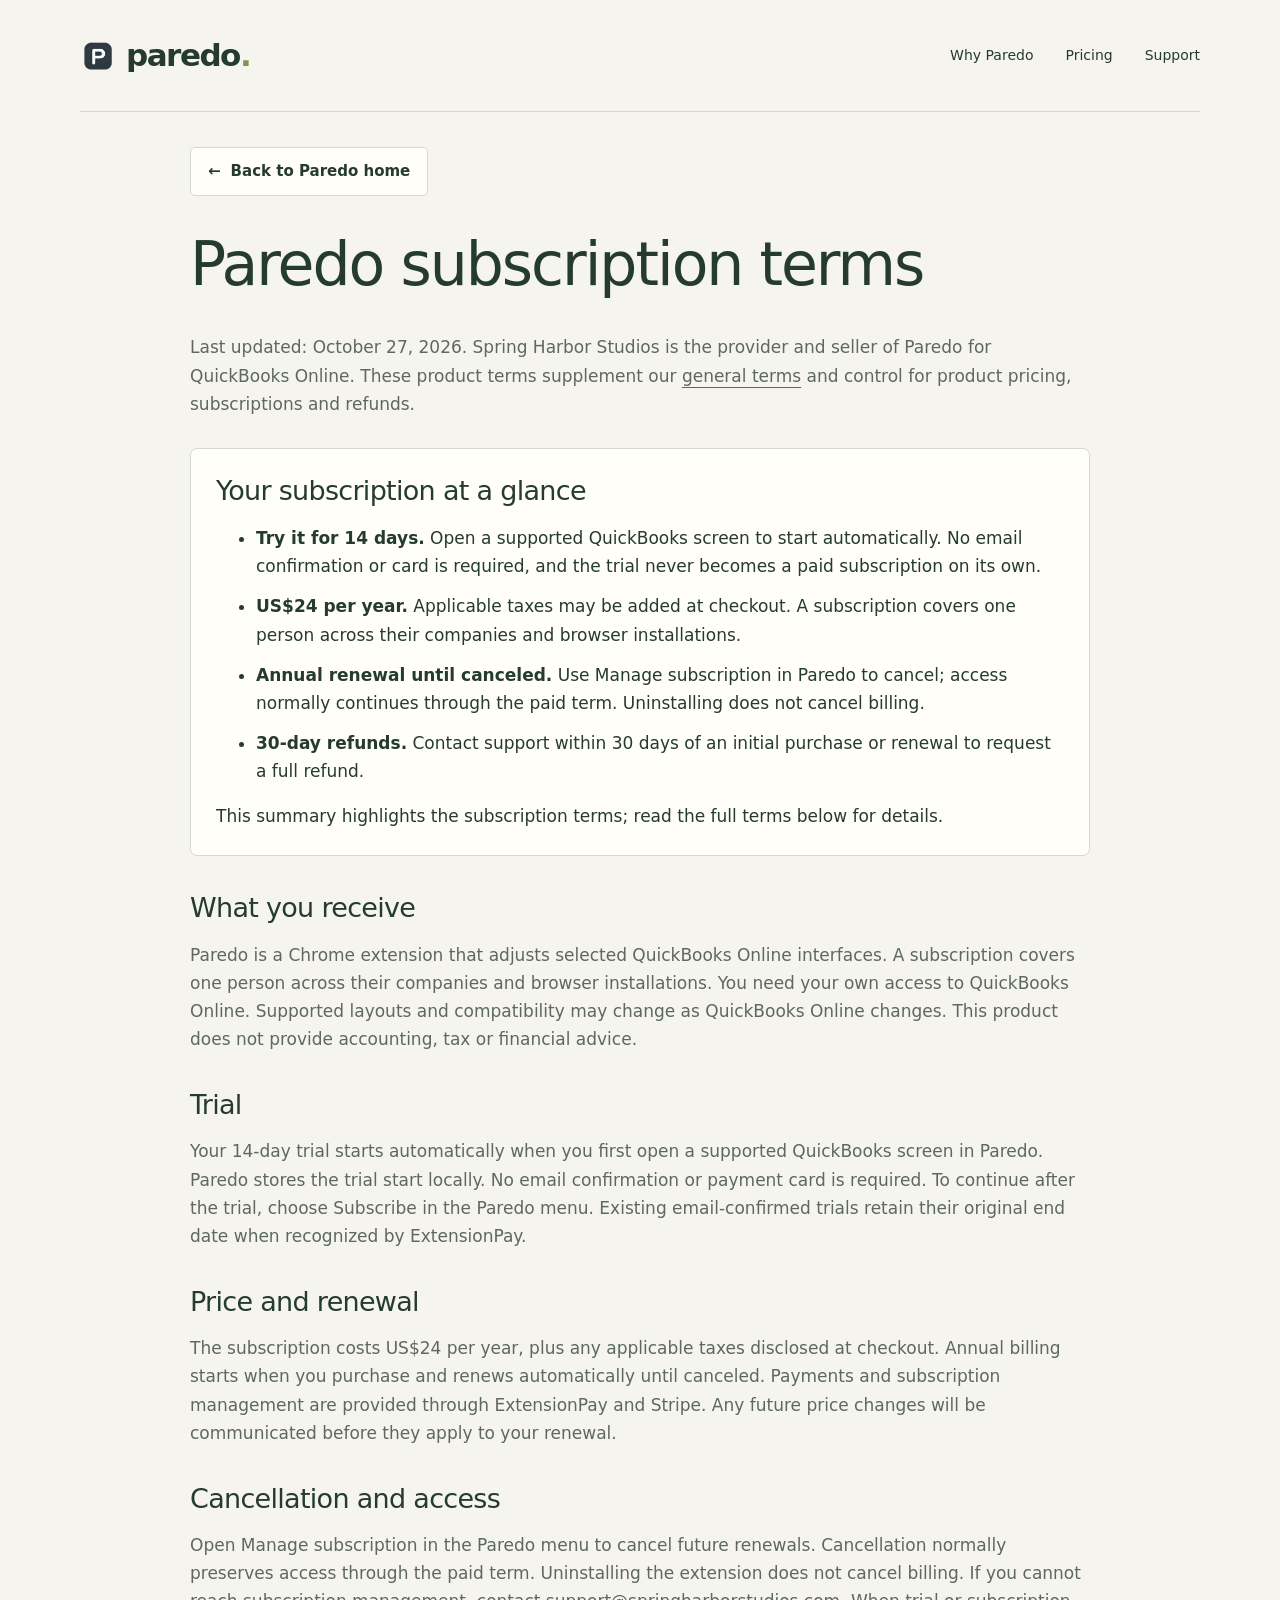
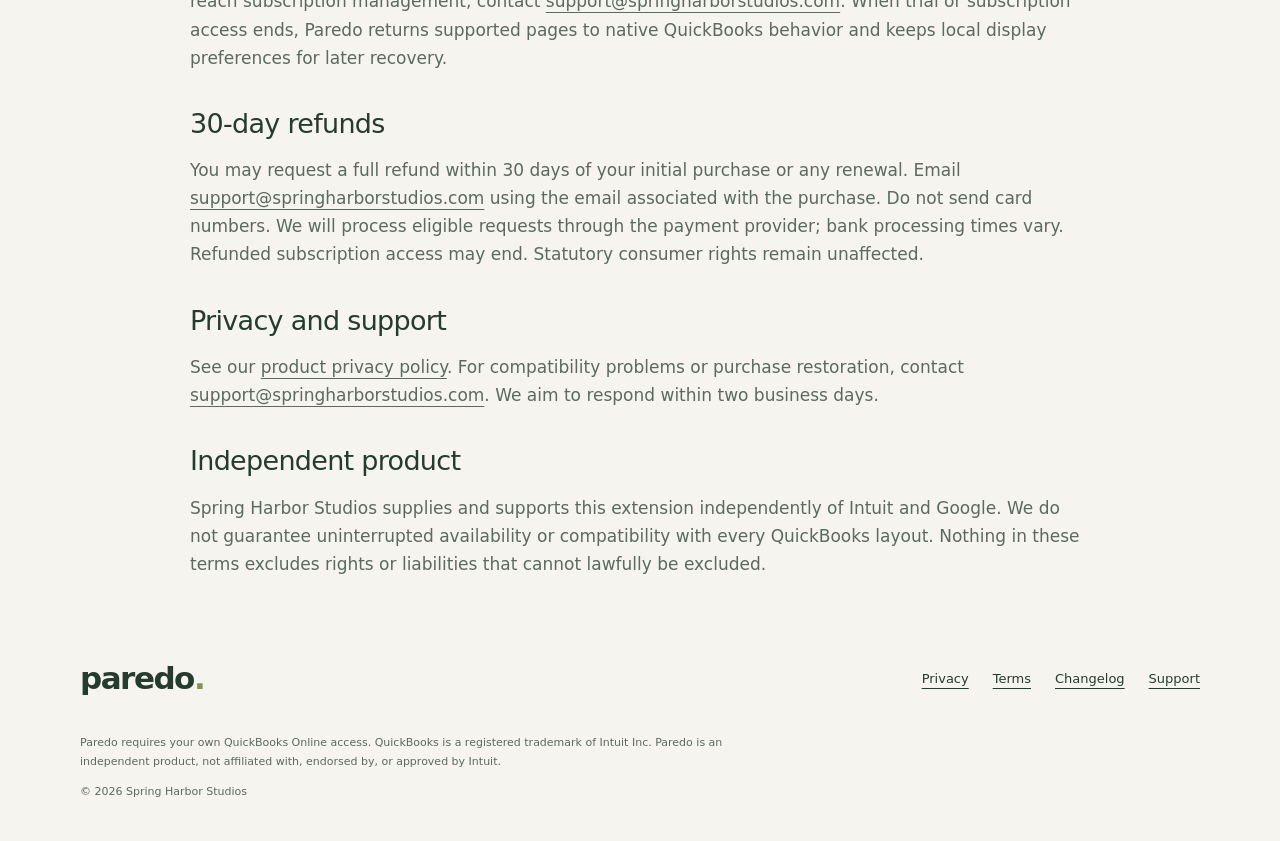
<file: terms/index.html>
<!doctype html>
<html lang="en"><head>
<!-- Google tag (gtag.js) -->
<script async src="https://www.googletagmanager.com/gtag/js?id=G-GZ1MDJ3MHT"></script>
<script>
  window.dataLayer = window.dataLayer || [];
  function gtag(){dataLayer.push(arguments);}
  gtag('js', new Date());

  gtag('config', 'G-GZ1MDJ3MHT');
</script>
<meta charset="utf-8"><meta name="viewport" content="width=device-width, initial-scale=1"><title>Subscription terms | Paredo</title><meta name="description" content="Paredo pricing and subscription terms: a 14-day no-card trial, US$24/year, annual renewal, cancellation, and 30-day refunds."><link rel="canonical" href="https://getparedo.app/terms/"><link rel="icon" href="../assets/icon.png"><link rel="stylesheet" href="../style.css"><link rel="stylesheet" href="../articles.css"></head><body><a class="skip" href="#main">Skip to content</a><header class="wrap header"><a class="brand" href="../" aria-label="Paredo home"><img src="../assets/icon.png" width="36" height="36" alt="">paredo<span class="brand-dot">.</span></a><nav aria-label="Main navigation"><a href="../#experience">Why Paredo</a><a href="../#pricing">Pricing</a><a href="../support/">Support</a></nav></header><main id="main" class="wrap article policy"><a class="home-return" href="../"><span aria-hidden="true">←</span> Back to Paredo home</a><h1>Paredo subscription terms</h1><p>Last updated: October 27, 2026. Spring Harbor Studios is the provider and seller of Paredo for QuickBooks Online. These product terms supplement our <a href="https://springharborstudios.com/terms/">general terms</a> and control for product pricing, subscriptions and refunds.</p><div class="card"><h2>Your subscription at a glance</h2><ul><li><strong>Try it for 14 days.</strong> Open a supported QuickBooks screen to start automatically. No email confirmation or card is required, and the trial never becomes a paid subscription on its own.</li><li><strong>US$24 per year.</strong> Applicable taxes may be added at checkout. A subscription covers one person across their companies and browser installations.</li><li><strong>Annual renewal until canceled.</strong> Use Manage subscription in Paredo to cancel; access normally continues through the paid term. Uninstalling does not cancel billing.</li><li><strong>30-day refunds.</strong> Contact support within 30 days of an initial purchase or renewal to request a full refund.</li></ul><p>This summary highlights the subscription terms; read the full terms below for details.</p></div><h2>What you receive</h2><p>Paredo is a Chrome extension that adjusts selected QuickBooks Online interfaces. A subscription covers one person across their companies and browser installations. You need your own access to QuickBooks Online. Supported layouts and compatibility may change as QuickBooks Online changes. This product does not provide accounting, tax or financial advice.</p><h2>Trial</h2><p>Your 14-day trial starts automatically when you first open a supported QuickBooks screen in Paredo. Paredo stores the trial start locally. No email confirmation or payment card is required. To continue after the trial, choose Subscribe in the Paredo menu. Existing email-confirmed trials retain their original end date when recognized by ExtensionPay.</p><h2>Price and renewal</h2><p>The subscription costs US$24 per year, plus any applicable taxes disclosed at checkout. Annual billing starts when you purchase and renews automatically until canceled. Payments and subscription management are provided through ExtensionPay and Stripe. Any future price changes will be communicated before they apply to your renewal.</p><h2>Cancellation and access</h2><p>Open Manage subscription in the Paredo menu to cancel future renewals. Cancellation normally preserves access through the paid term. Uninstalling the extension does not cancel billing. If you cannot reach subscription management, contact <a href="mailto:support@springharborstudios.com">support@springharborstudios.com</a>. When trial or subscription access ends, Paredo returns supported pages to native QuickBooks behavior and keeps local display preferences for later recovery.</p><h2>30-day refunds</h2><p>You may request a full refund within 30 days of your initial purchase or any renewal. Email <a href="mailto:support@springharborstudios.com">support@springharborstudios.com</a> using the email associated with the purchase. Do not send card numbers. We will process eligible requests through the payment provider; bank processing times vary. Refunded subscription access may end. Statutory consumer rights remain unaffected.</p><h2>Privacy and support</h2><p>See our <a href="../privacy/">product privacy policy</a>. For compatibility problems or purchase restoration, contact <a href="mailto:support@springharborstudios.com">support@springharborstudios.com</a>. We aim to respond within two business days.</p><h2>Independent product</h2><p>Spring Harbor Studios supplies and supports this extension independently of Intuit and Google. We do not guarantee uninterrupted availability or compatibility with every QuickBooks layout. Nothing in these terms excludes rights or liabilities that cannot lawfully be excluded.</p></main><footer class="wrap"><div class="footer-top"><a class="brand" href="../">paredo<span class="brand-dot">.</span></a><div><a href="../privacy/">Privacy</a><a href="../terms/">Terms</a><a href="../changelog/">Changelog</a><a href="../support/">Support</a></div></div><p>Paredo requires your own QuickBooks Online access. QuickBooks is a registered trademark of Intuit Inc. Paredo is an independent product, not affiliated with, endorsed by, or approved by Intuit.</p><p>© 2026 Spring Harbor Studios</p></footer>
</body></html>
</file>
<file: style.css>
:root{--paper:#f5f4ee;--ink:#263b30;--muted:#5d695f;--line:#d4d9cd;--accent:#dce8bb;--white:#fffef9}*{box-sizing:border-box}html{scroll-behavior:smooth;scroll-padding-top:25px}body{margin:0;background:var(--paper);color:var(--ink);font:17px/1.65 system-ui,-apple-system,BlinkMacSystemFont,"Segoe UI",sans-serif}a{color:inherit;text-underline-offset:5px}a:focus-visible{outline:3px solid #6c823d;outline-offset:6px}.wrap{width:min(1120px,calc(100% - 96px));margin:auto}.header{display:flex;justify-content:space-between;align-items:center;padding:30px 0;border-bottom:1px solid var(--line)}.brand{display:inline-flex;align-items:center;gap:10px;text-decoration:none;font-size:31px;font-weight:650;letter-spacing:-1.5px}.brand-dot{margin-left:-10px;color:#809552}.brand img{border-radius:9px}nav{display:flex;gap:32px;font-size:14px}nav a{text-decoration:none}nav a:hover,.text-link:hover{color:#667d37}.hero{padding-top:64px}.eyebrow{text-transform:uppercase;font-size:11px;font-weight:650;letter-spacing:1.8px;display:flex;align-items:center;gap:9px}.status-dot{height:7px;width:7px;background:#7c924f;border-radius:50%}h1,h2,h3,p{margin:0}h1{font-size:clamp(58px,7.3vw,100px);line-height:1.06;letter-spacing:-5px;font-weight:450;margin:29px 0 37px}h1 em{font-family:Georgia,serif;font-weight:400;letter-spacing:-4.5px}h2{font-size:clamp(35px,4vw,51px);line-height:1.13;letter-spacing:-2px;font-weight:450}h3{font-size:24px;line-height:1.3;letter-spacing:-.6px;font-weight:500}.hero-bottom{display:flex;justify-content:space-between;align-items:center;gap:36px}.hero-bottom p{max-width:560px;color:var(--muted);font-size:19px}.button{background:var(--ink);color:var(--white);padding:15px 23px;text-decoration:none;font-size:14px;border-radius:5px;display:inline-flex;gap:36px;align-items:center;white-space:nowrap}.button:hover{background:#3c5443}.hero-foot{display:flex;justify-content:space-between;border-top:1px solid var(--line);margin-top:55px;padding:18px 0;font-size:12px;color:var(--muted)}.experience{background:#e8ecdf;margin-top:48px;padding:76px 0}.section-heading{display:grid;grid-template-columns:1.2fr 1fr;gap:22px 80px}.section-heading .eyebrow{grid-column:1/-1}.section-heading>p:last-child{align-self:end;max-width:380px;color:var(--muted)}.features{display:grid;grid-template-columns:repeat(3,1fr);gap:48px;margin-top:62px}.features article{border-top:1px solid #bfc8b5;padding-top:22px}.number{font-size:10px;letter-spacing:1.5px}.features h3{margin:22px 0 17px}.features p{font-size:15px;color:var(--muted)}.coverage{border-top:1px solid #bfc8b5;padding-top:32px;margin-top:56px;display:grid;grid-template-columns:1fr 2fr;gap:30px}.coverage h3{font-size:19px}.coverage p{font-size:15px}.small{font-size:13px!important;color:var(--muted);line-height:1.7}.coverage .small{margin-top:15px}.trust{padding:85px 0;display:grid;grid-template-columns:1.1fr 1fr;gap:24px 70px}.trust .eyebrow{grid-column:1/-1}.trust>div p+p{margin-top:20px}.text-link{display:inline-block;font-size:13px;font-weight:600;margin-top:22px}.pricing{border-top:1px solid var(--line);padding:70px 0 85px;display:grid;grid-template-columns:1.1fr 1fr;gap:70px}.pricing h2{margin:22px 0}.pricing>div>p:not(.eyebrow){max-width:400px;color:var(--muted)}.price-box{background:var(--white);border:1px solid var(--line);border-radius:7px;padding:32px}.price-box .price{font-size:64px;font-weight:450;line-height:1.3;color:var(--ink)!important;letter-spacing:-3px}.price span{font-size:14px;letter-spacing:0;color:var(--muted)}.price-box p+p{margin-top:16px}.price-box hr{border:0;border-top:1px solid var(--line);margin:25px 0}.closing{background:var(--accent);border-radius:8px;padding:54px;text-align:center}.closing .eyebrow{justify-content:center}.closing h2{margin:22px 0}.closing .button{margin:25px 0 18px}.closing>p:not(.eyebrow){color:var(--muted)}footer{padding:55px 0 28px}.footer-top{display:flex;justify-content:space-between;align-items:center;margin-bottom:30px}.footer-top>div{display:flex;gap:24px;font-size:13px}footer>p{font-size:11px;color:var(--muted);max-width:700px;margin:12px 0}.skip{position:absolute;left:15px;top:-100px;background:var(--white);padding:10px;z-index:2}.skip:focus{top:10px}@media(max-width:760px){.wrap{width:calc(100% - 40px)}.header{padding:20px 0}nav{gap:18px;font-size:12px}nav a:first-child{display:none}.brand{font-size:26px}.brand img{width:30px;height:30px}.hero{padding-top:40px}h1{letter-spacing:-2.8px;font-size:clamp(44px,9vw,65px)}h1 em{letter-spacing:-2.8px}.hero-bottom{display:block}.hero-bottom p{font-size:17px}.hero-bottom .button{margin-top:25px}.hero-foot{display:block;margin-top:35px}.hero-foot span{display:block}.experience{margin-top:25px;padding:45px 0}.section-heading,.features,.coverage,.trust,.pricing{grid-template-columns:1fr;gap:25px}.features{margin-top:35px}.features article{padding-top:18px}.features h3{margin:15px 0 12px}.coverage{margin-top:35px}.trust{padding:50px 0}.pricing{padding:45px 0}.price-box{padding:25px}.closing{padding:40px 22px}.closing h2{font-size:38px}.footer-top{align-items:start;gap:20px}.footer-top>div{gap:16px}}@media(prefers-reduced-motion:reduce){html{scroll-behavior:auto}}

/* Install links at natural decision points, without covering page content. */
.header nav{align-items:center}.nav-install{padding:10px 16px;gap:16px}.header .nav-install:hover{color:var(--white)}.install-prompt{display:flex;align-items:center;gap:25px;margin-top:30px}.final-install{display:flex;align-items:center;justify-content:space-between;gap:35px;border-top:1px solid var(--line);margin-top:50px;padding:45px 0}.final-install h2{font-size:32px;letter-spacing:-1px;max-width:600px}.final-install p{font-size:13px;color:var(--muted);max-width:570px;margin-top:16px}@media(max-width:760px){.header{flex-wrap:wrap;gap:16px}.header nav{flex-wrap:wrap;gap:16px}.install-prompt,.final-install{flex-direction:column;align-items:flex-start}.final-install{margin-top:30px;padding:35px 0}}

/* Keep site links readable as the footer grows. */
.footer-top>div{flex-wrap:wrap;justify-content:flex-end}
</file>
<file: articles.css>
/* Shared editorial layout for the comparison and problem pages. */
.article{max-width:900px;padding-top:35px}.article-header{padding:0 0 36px;border-bottom:1px solid var(--line);margin-bottom:40px}.back-link{font-size:13px;text-decoration:none;display:inline-block;margin-bottom:40px}.article-header h1{font-size:clamp(39px,5.4vw,68px);letter-spacing:-2.7px;line-height:1.12;margin:22px 0}.article-lead{max-width:740px;font-size:21px;color:var(--muted)}.article-byline{font-size:12px;color:var(--muted);margin-top:24px}.article section{margin:38px 0}.article section h2,.article-cta h2{font-size:30px;letter-spacing:-.8px;line-height:1.25;margin:0 0 20px}.article section p+p{margin-top:18px}.article section p{max-width:780px}.article-list{padding-left:25px;max-width:780px}.article-list li{padding-left:5px;margin:16px 0}.comparison-scroll{overflow-x:auto;margin:28px 0;border:1px solid var(--line);border-radius:6px;background:var(--white)}table{width:100%;border-collapse:collapse;font-size:14px;min-width:540px;text-align:left}caption{text-align:left;padding:20px;font-size:17px;font-weight:600}th,td{padding:17px 20px;border-top:1px solid var(--line);vertical-align:top}thead{background:#e8ecdf}thead th{font-weight:650}tbody th{font-weight:550;width:29%}.source-note{padding:25px;border-left:3px solid #7c924f;background:#e8ecdf;margin:40px 0}.source-note h2{font-size:17px;font-weight:600;letter-spacing:0;margin-bottom:12px}.source-note p{font-size:13px;color:var(--muted)}.article-cta{background:var(--accent);padding:35px;border-radius:7px;margin:45px 0}.article-cta .button{margin:22px 0 18px}.article-cta>a:last-child{display:inline-block;font-size:13px;margin-top:14px}.related-reading{display:block;border-top:1px solid var(--line);padding-top:28px}.related-reading>a{display:inline-block;font-size:19px;margin-top:12px;text-decoration:underline}.reading{padding:65px 0 0}.reading h2{font-size:35px;margin:17px 0 28px}.reading-links{display:grid;grid-template-columns:1fr 1fr;gap:30px}.reading-links a{display:block;text-decoration:none;border-top:1px solid var(--line);padding:20px 0}.reading-links h3{font-size:23px;margin-bottom:12px}.reading-links p{color:var(--muted);font-size:15px}.reading-links a:hover h3{text-decoration:underline;text-underline-offset:5px}@media(max-width:760px){.article-header h1{font-size:40px;letter-spacing:-1.6px}.article-lead{font-size:19px}.back-link{margin-bottom:28px}.article section h2,.article-cta h2{font-size:27px}.article-cta{padding:25px}.reading-links{grid-template-columns:1fr;gap:10px}.reading{padding-top:40px}}

/* Homepage audience, data practices, and authentic product capture. */
.audience-line{font-size:20px;max-width:690px;margin:-8px 0 28px;color:var(--muted)}.hero-offer{font-size:13px;max-width:650px;margin-top:25px;color:var(--muted)}.hero-offer strong{color:var(--ink)}.data-summary{display:grid;grid-template-columns:1fr 1.3fr;gap:65px;padding:50px 0;border-bottom:1px solid var(--line)}.data-heading h2{font-size:34px;margin-top:16px;letter-spacing:-1px}.data-summary dl{margin:0}.data-summary dl>div+div{margin-top:20px}.data-summary dt{font-weight:650;font-size:15px;margin-bottom:5px}.data-summary dd{margin:0;font-size:14px;color:var(--muted)}.product-view{padding:55px 0 0}.product-view h2{font-size:38px;margin-top:18px}.product-view figure{margin:28px 0 0}.product-view img{display:block;width:100%;height:auto;border:1px solid var(--line);border-radius:8px}.product-view figcaption{font-size:12px;color:var(--muted);margin-top:14px;max-width:800px}.fit{display:grid;grid-template-columns:1.1fr 1fr;gap:70px;padding:65px 0 0}.fit h2{font-size:38px;margin-top:18px}.fit p+p{margin-top:18px}.policy{padding-bottom:20px}.policy>h1{font-size:clamp(38px,5vw,60px);letter-spacing:-2px}.policy>p{color:var(--muted)}.policy .card{padding:25px;background:var(--white);border:1px solid var(--line);border-radius:7px;margin-top:30px}.policy .card h2{font-size:27px;margin-bottom:15px}.policy li{margin:12px 0}@media(max-width:760px){.audience-line{font-size:18px}.data-summary,.fit{grid-template-columns:1fr;gap:25px;padding-top:35px}.data-heading h2,.fit h2,.product-view h2{font-size:32px}.product-view{padding-top:35px}.product-view figure{margin-top:20px}.fit{padding-top:45px}}

.policy h2{font-size:27px;line-height:1.25;letter-spacing:-.7px;margin:35px 0 16px}.policy p+p{margin-top:18px}.policy .card h2{margin-top:0}

/* Approved Chrome Web Store screenshots: full Home view and two supporting views. */
.gallery-intro{color:var(--muted);margin-top:18px;max-width:700px}.screenshot-gallery{display:grid;grid-template-columns:minmax(0,1fr) minmax(0,1fr);gap:30px;margin-top:28px}.screenshot-gallery .gallery-home{grid-column:1/-1}.screenshot-gallery figure{margin:0;min-width:0}.screenshot-gallery a:has(img){display:block;border-radius:8px}.screenshot-gallery img{transition:none}.gallery-note{font-size:12px;color:var(--muted);margin-top:24px;max-width:800px}@media(max-width:760px){.screenshot-gallery{grid-template-columns:minmax(0,1fr);gap:28px}}

/* Explicit home navigation on support and policy pages. */
.home-return{display:inline-flex;align-items:center;gap:10px;padding:11px 17px;border:1px solid var(--line);border-radius:5px;background:var(--white);font-size:15px;font-weight:600;text-decoration:none;margin-bottom:8px}.home-return:hover{background:var(--accent);border-color:#a4b37e}

/* Product evidence in practical guides. */
.guide-image{margin:28px 0}.guide-image img{display:block;width:100%;height:auto;border:1px solid var(--line);border-radius:7px}.guide-image figcaption{font-size:12px;color:var(--muted);margin-top:12px}.guide-image a{display:inline-block}

/* Banking guide readability without changing existing article layouts. */
.banking-guide .article-header h1{text-wrap:balance;font-size:clamp(36px,4.5vw,60px)}
.banking-guide .article section h3{font-size:20px;line-height:28px;margin:24px 0 12px}
.banking-guide .article p{text-wrap:pretty}
.banking-guide .article-byline,.banking-guide .guide-image figcaption{font-size:14px;line-height:20px}
.banking-guide .button{font-size:16px;font-weight:600}
.banking-guide .related-reading>a{display:block}
</file>
<file: home.css>
/* Homepage only. Shared article, support and policy layouts stay independent. */
.homepage{font-size:16px;line-height:1.55;background:#fafaf7;--paper:#fafaf7;--ink:#263b30;--line:#d8ded6}
.homepage .wrap{width:min(1120px,calc(100% - 80px))}
.homepage h1,.homepage h2,.homepage h3{text-wrap:balance}
.homepage p,.homepage dd{text-wrap:pretty}
.homepage .header{padding:24px 0}
.homepage .brand{font-size:28px}
.homepage .button{font-size:15px;font-weight:600;line-height:24px;padding:12px 20px;gap:20px;border-radius:3px}
.homepage .nav-install{font-size:14px;padding:9px 16px;gap:14px}
.homepage .eyebrow{font-size:11px;line-height:18px;letter-spacing:1.4px}
.homepage .hero{display:grid;grid-template-columns:1.4fr 1fr;gap:80px;padding:64px 0}
.homepage h1{font-size:clamp(44px,4.7vw,64px);font-weight:550;line-height:1.06;letter-spacing:-2.8px;margin:22px 0 24px}
.homepage .audience-line{font-size:19px;line-height:1.55;max-width:490px;margin:0 0 24px}
.homepage .hero-bottom{display:flex;justify-content:flex-start;align-items:center;flex-wrap:wrap;gap:16px 24px}
.secondary-action{font-size:15px;font-weight:600}
.homepage .hero-offer,.homepage .hero-assurance{font-size:13px;line-height:1.6;max-width:490px;margin-top:16px;color:var(--muted)}
.hero-summary{align-self:center;border-left:1px solid var(--line);padding-left:36px}
.homepage .hero-summary h2{font-size:29px;line-height:1.2;letter-spacing:-.8px;margin:12px 0 24px}
.hero-summary dl{margin:0}.hero-summary dl>div{border-top:1px solid var(--line);padding:15px 0}
.hero-summary dt{font-weight:650;font-size:15px}.hero-summary dd{font-size:14px;line-height:1.55;color:var(--muted);margin:5px 0 0}
.summary-note{font-size:12px;color:var(--muted);margin-top:14px}
.homepage h2{font-size:34px;line-height:1.2;letter-spacing:-1px;font-weight:550}
.homepage h3{font-size:21px;line-height:1.3;letter-spacing:-.4px;font-weight:600}
.homepage .experience{background:transparent;margin:0;padding:48px 0 0;border-top:1px solid var(--line)}
.familiar-intro{display:grid;grid-template-columns:1fr 1.3fr;gap:16px 64px}
.familiar-intro .eyebrow{grid-column:1/-1}.familiar-intro>p:last-child{color:var(--muted);align-self:center;max-width:600px}
.clutter-checklists{margin-top:36px}.clutter-checklists>div{display:grid;grid-template-columns:1fr 1.3fr;column-gap:64px;padding:26px 0;border-top:1px solid var(--line)}
.clutter-checklists>div>p{grid-column:1;color:var(--muted);font-size:14px;margin-top:10px;max-width:280px}
.clutter-checklists ul{grid-column:2;grid-row:1/3;list-style:none;margin:0;padding:0}
.clutter-checklists li{padding:6px 0 6px 18px;position:relative;font-size:15px}
.clutter-checklists li::before{content:'—';position:absolute;left:0;color:#71826c}
.checklist-note{font-size:13px;color:var(--muted);max-width:760px;margin-top:12px}
.homepage .coverage{grid-template-columns:1fr 1.3fr;gap:64px;margin-top:30px;padding:26px 0;border-color:var(--line)}
.homepage .coverage h3{font-size:18px}.homepage .coverage p{font-size:14px;line-height:1.65}
.homepage .small{font-size:13px!important;line-height:1.65;color:var(--muted)}
.setup{padding:42px 0;border-top:1px solid var(--line)}.setup h2{font-size:28px;margin-top:12px;max-width:600px}
.setup-steps{display:grid;grid-template-columns:repeat(3,minmax(0,1fr));gap:32px;margin:26px 0 0;padding:0;list-style:none;counter-reset:steps}
.setup-steps li{counter-increment:steps;border-top:1px solid var(--line);padding-top:16px}
.setup-steps li::before{content:counter(steps) '.';display:block;color:var(--muted);font-size:13px;margin-bottom:10px}
.setup-steps h3{font-size:18px}.setup-steps p{font-size:14px;color:var(--muted);margin-top:10px}
.homepage .data-summary{padding:40px 0;border-top:1px solid var(--line);border-bottom:0;grid-template-columns:1fr 1.3fr;gap:64px}
.homepage .data-heading h2{font-size:29px;line-height:1.25}.data-intro{color:var(--muted);margin-top:18px;font-size:15px}
.homepage .data-summary dt{font-size:15px}.homepage .data-summary dd{font-size:14px;line-height:1.65}
.homepage .text-link{font-size:14px}
.homepage .pricing{grid-template-columns:1fr 1.3fr;gap:64px;padding:40px 0;border-top:1px solid var(--line)}
.homepage .pricing h2{font-size:32px}.homepage .price-box{border:0;border-left:3px solid #71826c;background:transparent;padding:0 0 0 28px;border-radius:0}
.homepage .price-box .price{font-size:52px}.homepage .price-box .button{margin-top:20px}
.faq{padding:32px 0 40px;border-top:1px solid var(--line)}.faq h2{font-size:28px;margin:12px 0 22px}
.faq-list{max-width:820px}.faq details{padding:16px 0;border-bottom:1px solid var(--line)}
.faq summary{font-size:16px;font-weight:600;cursor:pointer}.faq details p{font-size:15px;color:var(--muted);margin-top:14px}
.homepage .final-install{margin:0 auto;padding:28px 0;background:transparent;border-top:1px solid var(--line);border-bottom:1px solid var(--line);border-radius:0}
.homepage .final-install h2{font-size:26px}.homepage .final-install p{margin-top:8px;font-size:13px}
.homepage .reading{padding-top:32px}.homepage .reading h2{font-size:22px;margin:12px 0 16px}
.homepage .reading-links{grid-template-columns:repeat(3,minmax(0,1fr));gap:24px}.homepage .reading-links h3{font-size:16px;line-height:1.5;letter-spacing:0}.homepage .reading-links p{font-size:13px}
.support-note{padding-top:24px;color:var(--muted);font-size:14px}.support-note p+p{margin-top:10px}
.homepage footer{padding-top:36px}.homepage footer>p{font-size:12px}
.not-found{padding-top:64px;padding-bottom:64px}.not-found h1{font-size:clamp(40px,7vw,72px);letter-spacing:-2px}.not-found .button{margin:32px 0}
@media(max-width:900px){.homepage .hero{gap:36px}.hero-summary{padding-left:24px}.homepage .header nav{gap:18px}.homepage nav>a[href^='mailto:']{display:none}}
@media(max-width:760px){
.homepage .wrap{width:calc(100% - 40px)}.homepage .header{flex-wrap:nowrap;gap:16px;padding:18px 0}.homepage .header nav{flex-wrap:nowrap;gap:16px}.homepage .brand{font-size:24px}.homepage .nav-install{font-size:13px;padding:8px 12px;gap:10px}
.homepage .hero{grid-template-columns:1fr;gap:32px;padding:36px 0}.homepage h1{font-size:clamp(43px,9vw,60px);letter-spacing:-1.8px}.homepage .audience-line{font-size:18px}.homepage .hero-bottom .button{margin:0}
.hero-summary{padding:24px 0 0;border-left:0;border-top:1px solid var(--line)}.homepage .hero-summary h2{font-size:25px}.hero-summary dl>div{padding:12px 0}.summary-note{margin-top:8px}
.homepage .experience{padding-top:32px}.familiar-intro,.clutter-checklists>div,.homepage .coverage,.homepage .data-summary,.homepage .pricing{grid-template-columns:1fr;gap:18px}
.homepage h2{font-size:29px}.familiar-intro>p:last-child{font-size:15px}.clutter-checklists{margin-top:24px}.clutter-checklists>div{gap:0;padding:22px 0}.clutter-checklists ul{grid-column:1;grid-row:auto;margin-top:12px}.clutter-checklists>div>p{max-width:none}
.homepage .coverage{margin-top:24px}.setup{padding:32px 0}.setup h2{font-size:26px}.setup-steps{grid-template-columns:1fr;gap:20px}.setup-steps li{display:grid;grid-template-columns:22px 1fr;column-gap:12px}.setup-steps li::before{grid-column:1;grid-row:1/3;margin:0}.setup-steps h3,.setup-steps p{grid-column:2}.setup-steps p{margin-top:8px}
.homepage .data-summary,.homepage .pricing{padding:32px 0}.homepage .price-box{padding-left:20px}.homepage .pricing h2{margin:12px 0}.homepage .pricing h2 br{display:none}
.homepage .final-install{padding:24px 0;gap:18px}.homepage .reading-links{grid-template-columns:1fr;gap:0}.homepage .footer-top{flex-wrap:wrap;gap:22px}.homepage .footer-top>div{justify-content:flex-start}
}
@media(max-width:400px){.homepage .header nav>a[href='#pricing']{display:none}}
</file>
<file: public/style.css>
:root{--paper:#f5f4ee;--ink:#263b30;--muted:#5d695f;--line:#d4d9cd;--accent:#dce8bb;--white:#fffef9}*{box-sizing:border-box}html{scroll-behavior:smooth;scroll-padding-top:25px}body{margin:0;background:var(--paper);color:var(--ink);font:17px/1.65 system-ui,-apple-system,BlinkMacSystemFont,"Segoe UI",sans-serif}a{color:inherit;text-underline-offset:5px}a:focus-visible{outline:3px solid #6c823d;outline-offset:6px}.wrap{width:min(1120px,calc(100% - 96px));margin:auto}.header{display:flex;justify-content:space-between;align-items:center;padding:30px 0;border-bottom:1px solid var(--line)}.brand{display:inline-flex;align-items:center;gap:10px;text-decoration:none;font-size:31px;font-weight:650;letter-spacing:-1.5px}.brand-dot{margin-left:-10px;color:#809552}.brand img{border-radius:9px}nav{display:flex;gap:32px;font-size:14px}nav a{text-decoration:none}nav a:hover,.text-link:hover{color:#667d37}.hero{padding-top:64px}.eyebrow{text-transform:uppercase;font-size:11px;font-weight:650;letter-spacing:1.8px;display:flex;align-items:center;gap:9px}.status-dot{height:7px;width:7px;background:#7c924f;border-radius:50%}h1,h2,h3,p{margin:0}h1{font-size:clamp(58px,7.3vw,100px);line-height:1.06;letter-spacing:-5px;font-weight:450;margin:29px 0 37px}h1 em{font-family:Georgia,serif;font-weight:400;letter-spacing:-4.5px}h2{font-size:clamp(35px,4vw,51px);line-height:1.13;letter-spacing:-2px;font-weight:450}h3{font-size:24px;line-height:1.3;letter-spacing:-.6px;font-weight:500}.hero-bottom{display:flex;justify-content:space-between;align-items:center;gap:36px}.hero-bottom p{max-width:560px;color:var(--muted);font-size:19px}.button{background:var(--ink);color:var(--white);padding:15px 23px;text-decoration:none;font-size:14px;border-radius:5px;display:inline-flex;gap:36px;align-items:center;white-space:nowrap}.button:hover{background:#3c5443}.hero-foot{display:flex;justify-content:space-between;border-top:1px solid var(--line);margin-top:55px;padding:18px 0;font-size:12px;color:var(--muted)}.experience{background:#e8ecdf;margin-top:48px;padding:76px 0}.section-heading{display:grid;grid-template-columns:1.2fr 1fr;gap:22px 80px}.section-heading .eyebrow{grid-column:1/-1}.section-heading>p:last-child{align-self:end;max-width:380px;color:var(--muted)}.features{display:grid;grid-template-columns:repeat(3,1fr);gap:48px;margin-top:62px}.features article{border-top:1px solid #bfc8b5;padding-top:22px}.number{font-size:10px;letter-spacing:1.5px}.features h3{margin:22px 0 17px}.features p{font-size:15px;color:var(--muted)}.coverage{border-top:1px solid #bfc8b5;padding-top:32px;margin-top:56px;display:grid;grid-template-columns:1fr 2fr;gap:30px}.coverage h3{font-size:19px}.coverage p{font-size:15px}.small{font-size:13px!important;color:var(--muted);line-height:1.7}.coverage .small{margin-top:15px}.trust{padding:85px 0;display:grid;grid-template-columns:1.1fr 1fr;gap:24px 70px}.trust .eyebrow{grid-column:1/-1}.trust>div p+p{margin-top:20px}.text-link{display:inline-block;font-size:13px;font-weight:600;margin-top:22px}.pricing{border-top:1px solid var(--line);padding:70px 0 85px;display:grid;grid-template-columns:1.1fr 1fr;gap:70px}.pricing h2{margin:22px 0}.pricing>div>p:not(.eyebrow){max-width:400px;color:var(--muted)}.price-box{background:var(--white);border:1px solid var(--line);border-radius:7px;padding:32px}.price-box .price{font-size:64px;font-weight:450;line-height:1.3;color:var(--ink)!important;letter-spacing:-3px}.price span{font-size:14px;letter-spacing:0;color:var(--muted)}.price-box p+p{margin-top:16px}.price-box hr{border:0;border-top:1px solid var(--line);margin:25px 0}.closing{background:var(--accent);border-radius:8px;padding:54px;text-align:center}.closing .eyebrow{justify-content:center}.closing h2{margin:22px 0}.closing .button{margin:25px 0 18px}.closing>p:not(.eyebrow){color:var(--muted)}footer{padding:55px 0 28px}.footer-top{display:flex;justify-content:space-between;align-items:center;margin-bottom:30px}.footer-top>div{display:flex;gap:24px;font-size:13px}footer>p{font-size:11px;color:var(--muted);max-width:700px;margin:12px 0}.skip{position:absolute;left:15px;top:-100px;background:var(--white);padding:10px;z-index:2}.skip:focus{top:10px}@media(max-width:760px){.wrap{width:calc(100% - 40px)}.header{padding:20px 0}nav{gap:18px;font-size:12px}nav a:first-child{display:none}.brand{font-size:26px}.brand img{width:30px;height:30px}.hero{padding-top:40px}h1{letter-spacing:-2.8px;font-size:clamp(44px,9vw,65px)}h1 em{letter-spacing:-2.8px}.hero-bottom{display:block}.hero-bottom p{font-size:17px}.hero-bottom .button{margin-top:25px}.hero-foot{display:block;margin-top:35px}.hero-foot span{display:block}.experience{margin-top:25px;padding:45px 0}.section-heading,.features,.coverage,.trust,.pricing{grid-template-columns:1fr;gap:25px}.features{margin-top:35px}.features article{padding-top:18px}.features h3{margin:15px 0 12px}.coverage{margin-top:35px}.trust{padding:50px 0}.pricing{padding:45px 0}.price-box{padding:25px}.closing{padding:40px 22px}.closing h2{font-size:38px}.footer-top{align-items:start;gap:20px}.footer-top>div{gap:16px}}@media(prefers-reduced-motion:reduce){html{scroll-behavior:auto}}
</file>
